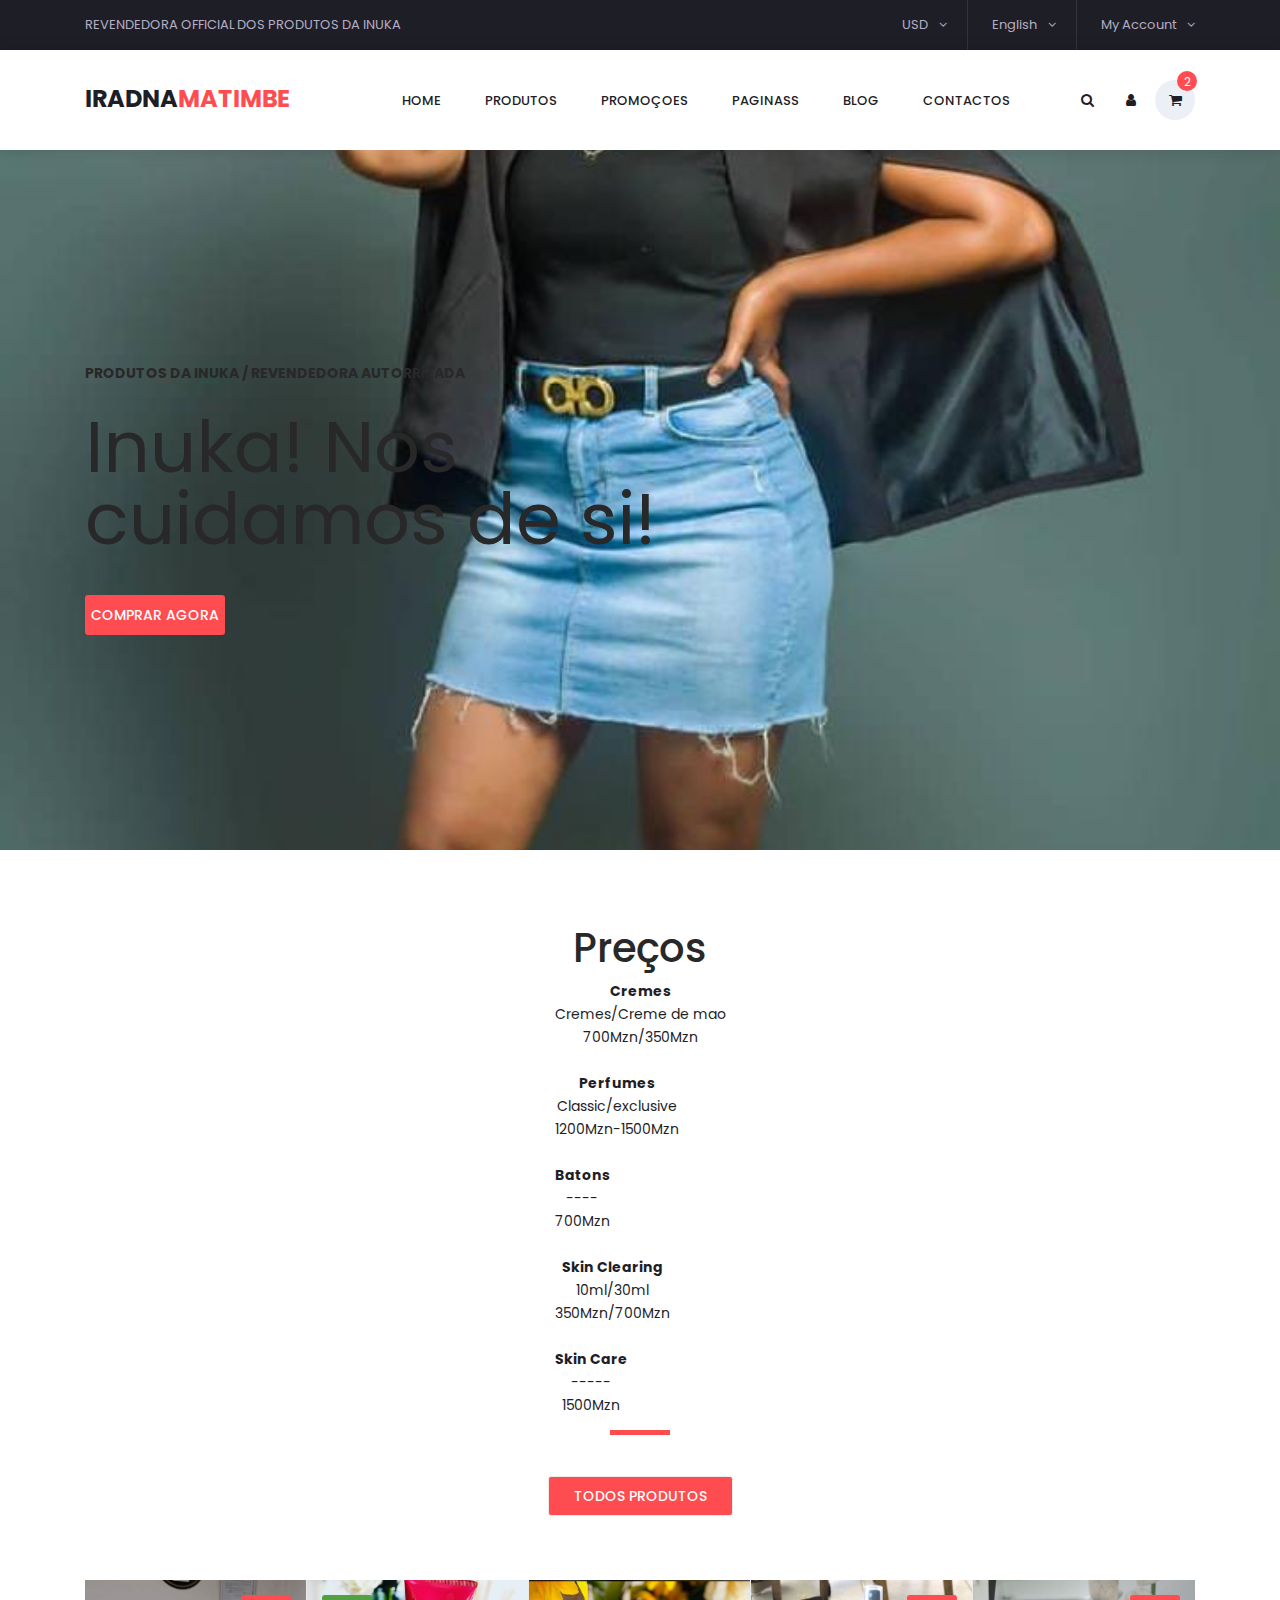
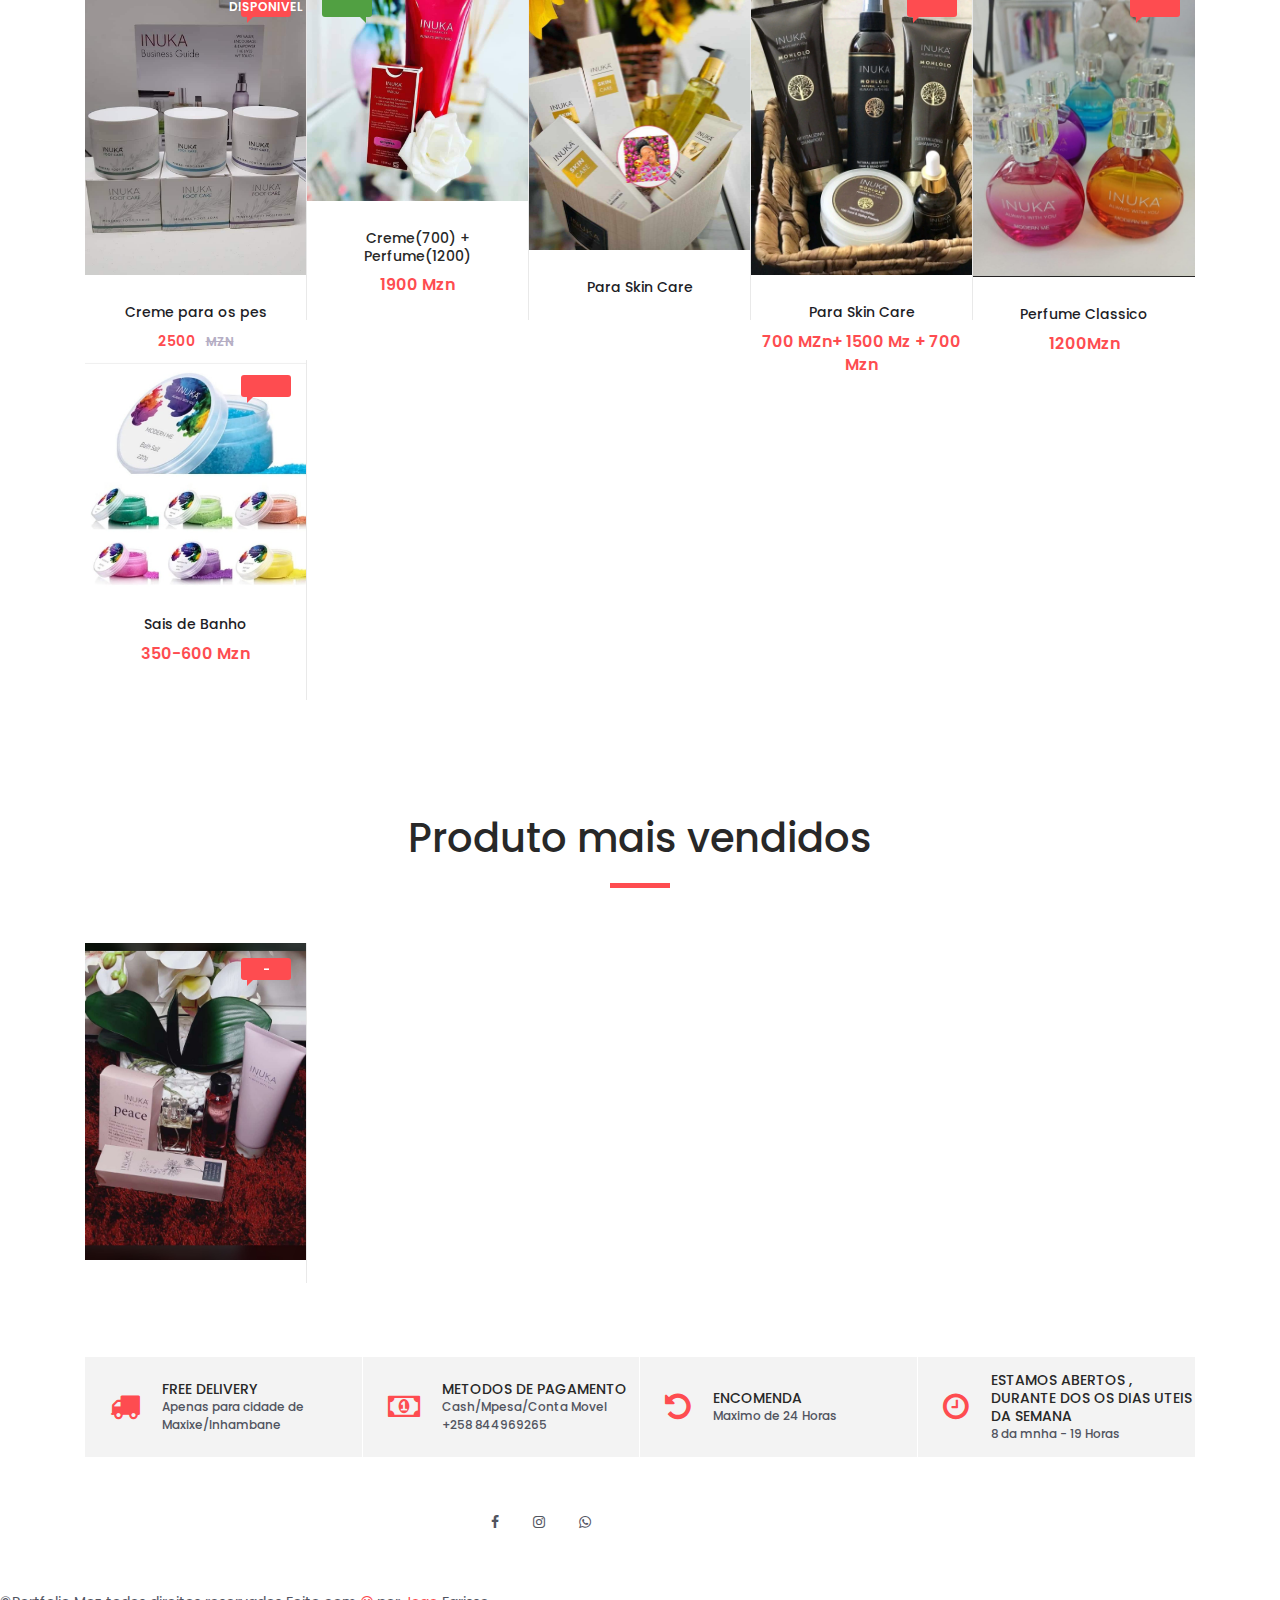
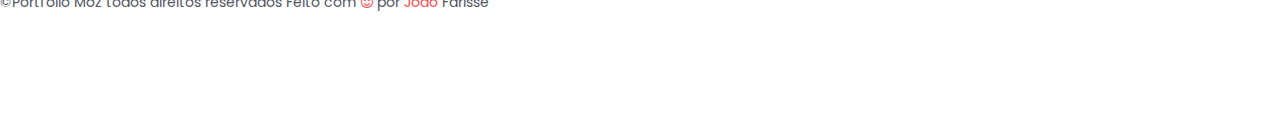
<file: index.html>
<!DOCTYPE html>
<html lang="en">
<head>
<title>Revendedora de produtos da Inuka</title>
<meta charset="utf-8">
<meta http-equiv="X-UA-Compatible" content="IE=edge">
<meta name="description" content="Colo Shop Template">
<meta name="viewport" content="width=device-width, initial-scale=1">
<link rel="stylesheet" type="text/css" href="styles/bootstrap4/bootstrap.min.css">
<link href="plugins/font-awesome-4.7.0/css/font-awesome.min.css" rel="stylesheet" type="text/css">
<link rel="stylesheet" type="text/css" href="plugins/OwlCarousel2-2.2.1/owl.carousel.css">
<link rel="stylesheet" type="text/css" href="plugins/OwlCarousel2-2.2.1/owl.theme.default.css">
<link rel="stylesheet" type="text/css" href="plugins/OwlCarousel2-2.2.1/animate.css">
<link rel="stylesheet" type="text/css" href="styles/main_styles.css">
<link rel="stylesheet" type="text/css" href="styles/responsive.css">
</head>

<body>

<div class="super_container">

	<!-- Header -->

	<header class="header trans_300">

		<!-- Top Navigation -->

		<div class="top_nav">
			<div class="container">
				<div class="row">
					<div class="col-md-6">
						<div class="top_nav_left">Revendedora Official dos produtos da Inuka</div>
					</div>
					<div class="col-md-6 text-right">
						<div class="top_nav_right">
							<ul class="top_nav_menu">

								<!-- Currency / Language / My Account -->

								<li class="currency">
									<a href="#">
										usd
										<i class="fa fa-angle-down"></i>
									</a>
									<ul class="currency_selection">
										<li><a href="#">cad</a></li>
										<li><a href="#">aud</a></li>
										<li><a href="#">eur</a></li>
										<li><a href="#">gbp</a></li>
									</ul>
								</li>
								<li class="language">
									<a href="#">
										English
										<i class="fa fa-angle-down"></i>
									</a>
									<ul class="language_selection">
										<li><a href="#">French</a></li>
										<li><a href="#">Italian</a></li>
										<li><a href="#">German</a></li>
										<li><a href="#">Spanish</a></li>
									</ul>
								</li>
								<li class="account">
									<a href="#">
										My Account
										<i class="fa fa-angle-down"></i>
									</a>
									<ul class="account_selection">
										<li><a href="#"><i class="fa fa-sign-in" aria-hidden="true"></i>Sign In</a></li>
										<li><a href="#"><i class="fa fa-user-plus" aria-hidden="true"></i>Register</a></li>
									</ul>
								</li>
							</ul>
						</div>
					</div>
				</div>
			</div>
		</div>

		<!-- Main Navigation -->

		<div class="main_nav_container">
			<div class="container">
				<div class="row">
					<div class="col-lg-12 text-right">
						<div class="logo_container">
							<a href="#">Iradna<span>Matimbe</span></a>
						</div>
						<nav class="navbar">
							<ul class="navbar_menu">
								<li><a href="#">home</a></li>
								<li><a href="#">Produtos </a></li>
								<li><a href="#">promoçoes</a></li>
								<li><a href="#">paginass</a></li>
								<li><a href="#">blog</a></li>
								<li><a href="contact.html">contactos</a></li>
							</ul>
							<ul class="navbar_user">
								<li><a href="#"><i class="fa fa-search" aria-hidden="true"></i></a></li>
								<li><a href="#"><i class="fa fa-user" aria-hidden="true"></i></a></li>
								<li class="checkout">
									<a href="#">
										<i class="fa fa-shopping-cart" aria-hidden="true"></i>
										<span id="checkout_items" class="checkout_items">2</span>
									</a>
								</li>
							</ul>
							<div class="hamburger_container">
								<i class="fa fa-bars" aria-hidden="true"></i>
							</div>
						</nav>
					</div>
				</div>
			</div>
		</div>

	</header>

	<div class="fs_menu_overlay"></div>
	<div class="hamburger_menu">
		<div class="hamburger_close"><i class="fa fa-times" aria-hidden="true"></i></div>
		<div class="hamburger_menu_content text-right">
			<ul class="menu_top_nav">
				<li class="menu_item has-children">
					<a href="#">
						usd
						<i class="fa fa-angle-down"></i>
					</a>
					<ul class="menu_selection">
						<li><a href="#">zar</a></li>
						
					</ul>
				</li>
				<li class="menu_item has-children">
					<a href="#">
						English
						<i class="fa fa-angle-down"></i>
					</a>
					<ul class="menu_selection">
						<li><a href="#">Portugues</a></li>
						<li><a href="#">Ingles</a></li>
						
					</ul>
				</li>
				<li class="menu_item has-children">
					<a href="#">
						My Account
						<i class="fa fa-angle-down"></i>
					</a>
					<ul class="menu_selection">
						<li><a href="#"><i class="fa fa-sign-in" aria-hidden="true"></i>Sign In</a></li>
						<li><a href="#"><i class="fa fa-user-plus" aria-hidden="true"></i>Register</a></li>
					</ul>
					<ul class="navbar_menu">
						<li><a href="#">home</a></li>
						<li><a href="#">Produtos </a></li>
						<li><a href="#">promoçoes</a></li>
						<li><a href="#">paginass</a></li>
						<li><a href="#">blog</a></li>
						<li><a href="contact.html">contactos</a>
						</li>
		</div>
	</div>

	<!-- Slider -->

	<div class="main_slider" style="background-image:url(images/Iradna.jpg)">
		<div class="container fill_height">
			<div class="row align-items-center fill_height">
				<div class="col">
					<div class="main_slider_content">
						<h6>Produtos da Inuka / Revendedora Autorrizada</h6>
						<h1>Inuka! Nos cuidamos de si!</h1>
						<div class="red_button shop_now_button"><a href="https://wa.link/zeykwk">Comprar agora</a></div>
					</div>
				</div>
			</div>
		</div>
	</div>

	
	<!-- New Arrivals -->

	<div class="new_arrivals">
		<div class="container">
			<div class="row">
				<div class="col text-center">
					<div class="section_title new_arrivals_title">
				<h2>Preços</h2>
				<table>
				<tr>
				<th>Cremes </th></tr><tr>
				<td>Cremes/Creme de mao</td></tr>
				<tr><td>700Mzn/350Mzn</td></tr>
				</table>

				<br>
				<table>
				<tr>
				<th>Perfumes</th></tr><tr>
				<td>Classic/exclusive</td></tr>
				<tr><td>1200Mzn-1500Mzn</td></tr>
				</table>
				<br>

				<table>
				<tr>
				<th>Batons</th></tr><tr>
				<td>----</td></tr>
				<tr><td>700Mzn</td></tr>
				</table>
					<br>
				<table>
				<tr>
				<th>Skin Clearing</th></tr><tr>
				<td>10ml/30ml</td></tr>
				<tr><td>350Mzn/700Mzn</td></tr>
				</table>
				<br>
				<table>
				<tr>
				<th>Skin Care</th></tr><tr>
				<td>-----</td></tr>
				<tr><td>1500Mzn</td></tr>
				</table>
						

					</div>
				</div>
			</div>
			<div class="row align-items-center">
				<div class="col text-center">
					<div class="new_arrivals_sorting">
						<ul class="arrivals_grid_sorting clearfix button-group filters-button-group">
							<li class="grid_sorting_button button d-flex flex-column justify-content-center align-items-center active is-checked" data-filter="*">Todos Produtos </li>
							
						</ul>
					</div>
				</div>
			</div>
			<div class="row">
				<div class="col">
					<div class="product-grid" data-isotope='{ "itemSelector": ".product-item", "layoutMode": "fitRows" }'>

						<!-- Product 1 -->

						<div class="product-item men">
							<div class="product discount product_filter">
								<div class="product_image">
									<img src="images/creme3.jpg" alt="">
								</div>
								<div class="favorite favorite_left"></div>
								<div class="product_bubble product_bubble_right product_bubble_red d-flex flex-column align-items-center"><span>Disponivel</span></div>
								<div class="product_info">
									<h6 class="product_name"><a href="single.html">Creme para os pes </a></h6>
									<div class="product_price">2500<span>MZN</span></div>
								</div>
							</div>
							<div class="red_button add_to_cart_button"><a href="#">Comprar</a></div>
						</div>

						<!-- Product 2 -->

						<div class="product-item women">
							<div class="product product_filter">
								<div class="product_image">
									<img src="images/creme1.jpg" alt="">
								</div>
								<div class="favorite"></div>
								<div class="product_bubble product_bubble_left product_bubble_green d-flex flex-column align-items-center"><span></span></div>
								<div class="product_info">
									<h6 class="product_name"><a href="single.html"></a>Creme(700) + Perfume(1200)</h6>
									<div class="product_price">1900 Mzn</div>
								</div>
							</div>
							
						</div>

						<!-- Product 3 -->

						<div class="product-item women">
							<div class="product product_filter">
								<div class="product_image">
									<img src="images/skin_care.jpg" alt="">
								</div>
								<div class="favorite"></div>
								<div class="product_info">
									<h6 class="product_name"><a href="single.html">Para Skin Care </a></h6>
									<div class="product_price"></div>
								</div>
							</div>
							<div class="red_button add_to_cart_button"><a href="#">add to cart</a></div>
						</div>
						<br>

						<!-- Product 4 -->

						<div class="product-item accessories">
							<div class="product product_filter">
								<div class="product_image">
									<img src="images/creme_clarear.jpg" alt="">
								</div>
								<div class="product_bubble product_bubble_right product_bubble_red d-flex flex-column align-items-center"><span></span></div>
								<div class="favorite favorite_left"></div>
								<div class="product_info">
									<h6 class="product_name"><a href="single.html">Para Skin Care </a></h6>
									</a></h6>
									<div class="product_price">700 MZn+ 1500 Mz + 700 Mzn</div>
								</div>
							</div>
							<div class="red_button add_to_cart_button"><a href="#">add to cart</a></div>
						</div>
						<!-- Product 5 -->

						<div class="product-item accessories">
							<div class="product product_filter">
								<div class="product_image">
									<img src="images/perfumes.jpg" alt="">
								</div>
								<div class="product_bubble product_bubble_right product_bubble_red d-flex flex-column align-items-center"><span></span></div>
								<div class="favorite favorite_left"></div>
								<div class="product_info">
									<h6 class="product_name"><a href="single.html">Perfume Classico </a></h6>
									</a></h6>
									<div class="product_price">1200Mzn</div>
								</div>
							</div>
							<div class="red_button add_to_cart_button"><a href="#">add to cart</a></div>
						</div>
<!-- Product 5 -->

<div class="product-item accessories">
	<div class="product product_filter">
		<div class="product_image">
			<img src="images/Sais de banho.jpg" alt="">
		</div>
		<div class="product_bubble product_bubble_right product_bubble_red d-flex flex-column align-items-center"><span></span></div>
		<div class="favorite favorite_left"></div>
		<div class="product_info">
			<h6 class="product_name"><a href="single.html">Sais de Banho  </a></h6>
			</a></h6>
			<div class="product_price">350-600 Mzn</div>
		</div>
	</div>
	<div class="red_button add_to_cart_button"><a href="#">add to cart</a></div>
</div>
						
		</div>
	</div>
</div>
</div>
</div>
</div>
	
	<!-- Best Sellers -->

	<div class="best_sellers">
		<div class="container">
			<div class="row">
				<div class="col text-center">
					<div class="section_title new_arrivals_title">
						<h2>Produto mais vendidos </h2>
					</div>
				</div>
			</div>
			<div class="row">
				<div class="col">
					<div class="product_slider_container">
						<div class="owl-carousel owl-theme product_slider">

							<!-- Slide 1 -->

							<div class="owl-item product_slider_item">
								<div class="product-item">
									<div class="product discount">
										<div class="product_image">
											<img src="images/perfume3.jpg" alt="">
										</div>
										<div class="favorite favorite_left"></div>
										<div class="product_bubble product_bubble_right product_bubble_red d-flex flex-column align-items-center"><span>-</span></div>
										<div class="product_info">
											<h6 class="product_name"><a href="single.html">Perfume</a></h6>
											<div class="product_price">1200.00<span>MZN</span></div>
										</div>
									</div>
								</div>
							</div>
							

							
						<!-- Slider Navigation -->

						<div class="product_slider_nav_left product_slider_nav d-flex align-items-center justify-content-center flex-column">
							<i class="fa fa-chevron-left" aria-hidden="true"></i>
						</div>
						<div class="product_slider_nav_right product_slider_nav d-flex align-items-center justify-content-center flex-column">
							<i class="fa fa-chevron-right" aria-hidden="true"></i>
						</div>
					</div>
				</div>
			</div>
		</div>
	</div>

	<!-- Benefit -->

	<div class="benefit">
		<div class="container">
			<div class="row benefit_row">
				<div class="col-lg-3 benefit_col">
					<div class="benefit_item d-flex flex-row align-items-center">
						<div class="benefit_icon"><i class="fa fa-truck" aria-hidden="true"></i></div>
						<div class="benefit_content">
							<h6>free delivery</h6>
							<p>Apenas para cidade de Maxixe/Inhambane</p>
						</div>
					</div>
				</div>
				<div class="col-lg-3 benefit_col">
					<div class="benefit_item d-flex flex-row align-items-center">
						<div class="benefit_icon"><i class="fa fa-money" aria-hidden="true"></i></div>
						<div class="benefit_content">
							<h6>Metodos de Pagamento</h6>
							<p>Cash/Mpesa/Conta Movel </p>
							<p>+258 844969265</p>

						</div>
					</div>
				</div>
				<div class="col-lg-3 benefit_col">
					<div class="benefit_item d-flex flex-row align-items-center">
						<div class="benefit_icon"><i class="fa fa-undo" aria-hidden="true"></i></div>
						<div class="benefit_content">
							<h6>Encomenda</h6>
							<p>Maximo de 24 Horas </p>
						</div>
					</div>
				</div>
				<div class="col-lg-3 benefit_col">
					<div class="benefit_item d-flex flex-row align-items-center">
						<div class="benefit_icon"><i class="fa fa-clock-o" aria-hidden="true"></i></div>
						<div class="benefit_content">
							<h6>Estamos abertos , durante dos os dias uteis da semana</h6>
							<p>8 da mnha  - 19 Horas</p>
						</div>
					</div>
				</div>
			</div>
		</div>
	</div>

	

	

	<!-- Footer -->

	<footer class="footer">
		<div class="container">
			<div class="row">
				
				</div>
				<div class="col-lg-6">
					<div class="footer_social d-flex flex-row align-items-center justify-content-lg-end justify-content-center">
						<ul>
							<li><a href="https://www.facebook.com/iradnafelix.matimbe.1"><i class="fa fa-facebook" aria-hidden="true"></i></a></li>
							<li><a href="https://www.instagram.com/irapink07/"><i class="fa fa-instagram" aria-hidden="true"></i></a></li>
							<li><a href="https://wa.link/zeykwk"><i class="fa fa-whatsapp" aria-hidden="true"></i></a></li>
							<li><a href="#"><i class="fa fa-tiktok" aria-hidden="true"></i></a></li>
						</ul>
					</div>
				</div>
			</div>
			<div class="row">
				<div class="col-lg-12">
					<div class="footer_nav_container">
						<div class="cr">©Portfolio Moz todos direitos reservados  Feito com <i class="fa fa-smile-o" aria-hidden="true"></i> por <a href="https://www.instagram.com/portfolio_moz/">Joao </a> Farisse </div>
					</div>
				</div>
			</div>
		</div>
	</footer>

</div>

<script src="js/jquery-3.2.1.min.js"></script>
<script src="styles/bootstrap4/popper.js"></script>
<script src="styles/bootstrap4/bootstrap.min.js"></script>
<script src="plugins/Isotope/isotope.pkgd.min.js"></script>
<script src="plugins/OwlCarousel2-2.2.1/owl.carousel.js"></script>
<script src="plugins/easing/easing.js"></script>
<script src="js/custom.js"></script>
</body>

</html>
</file>
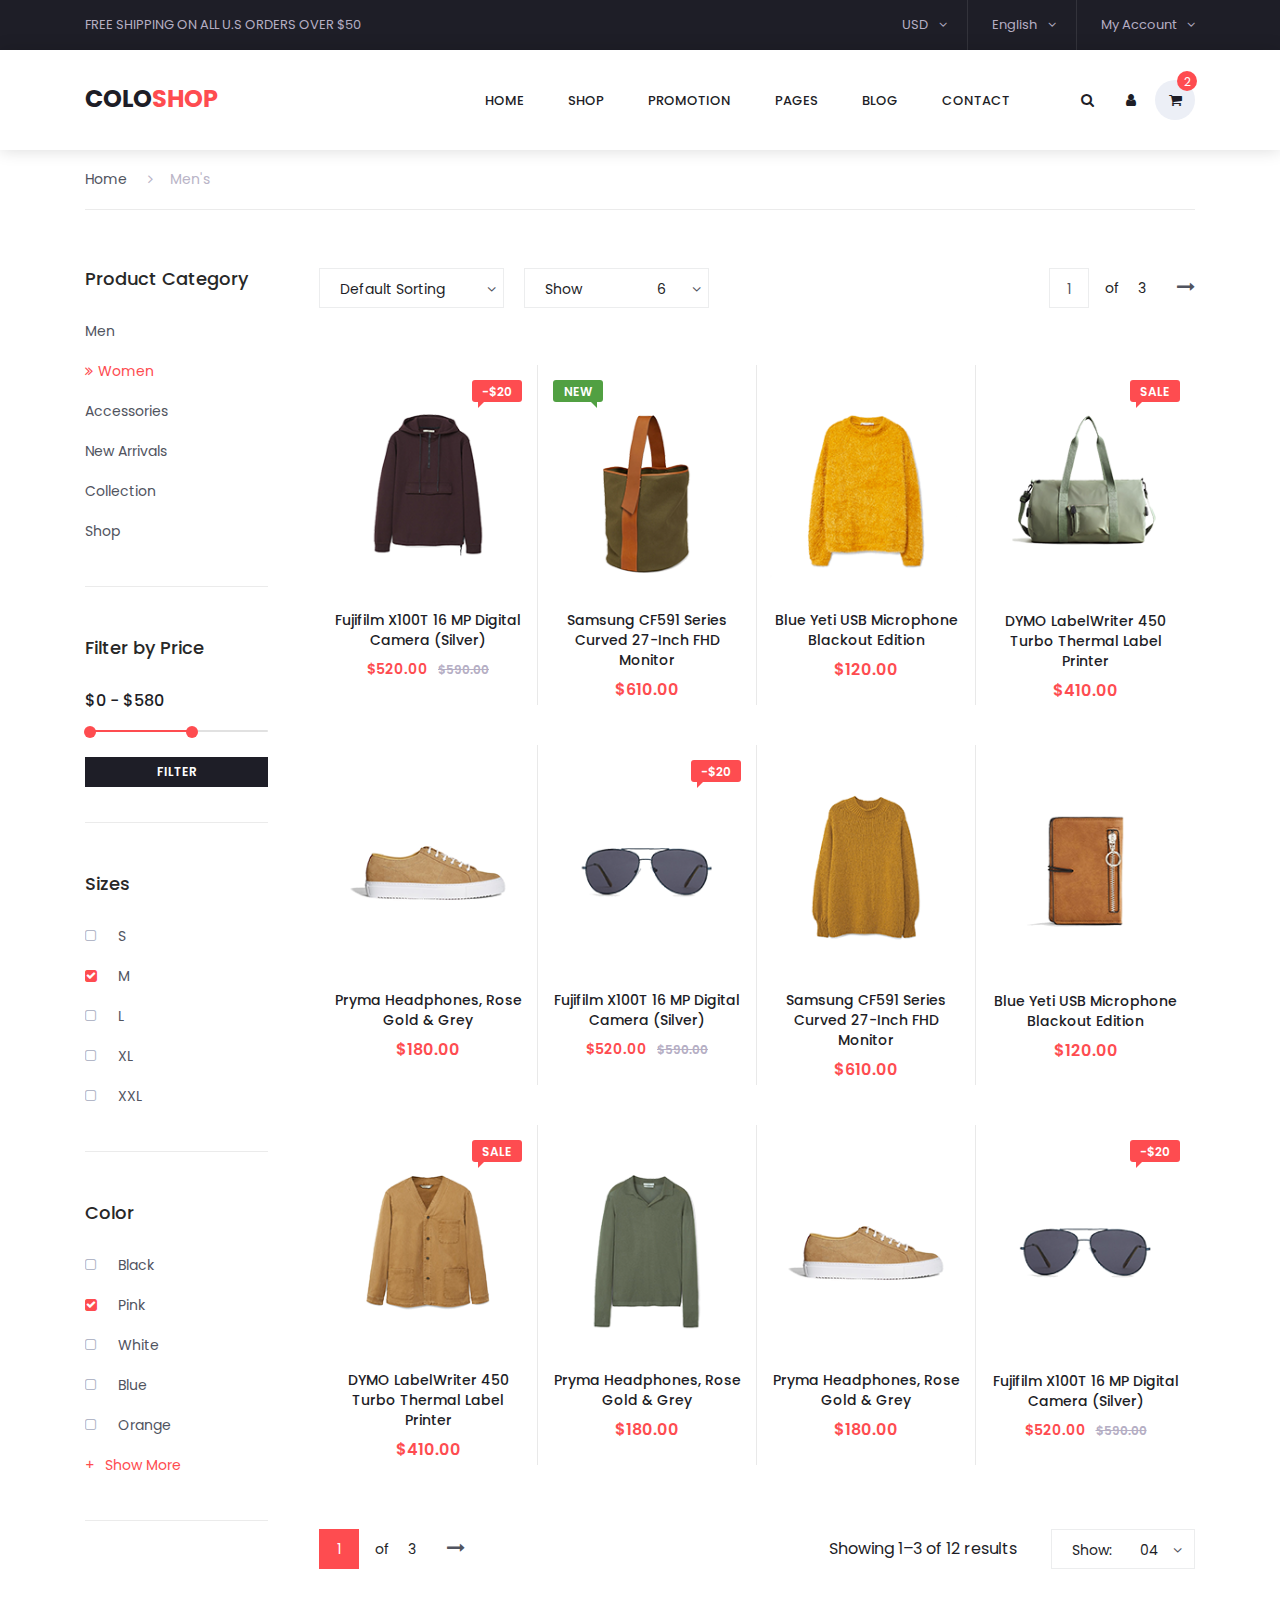
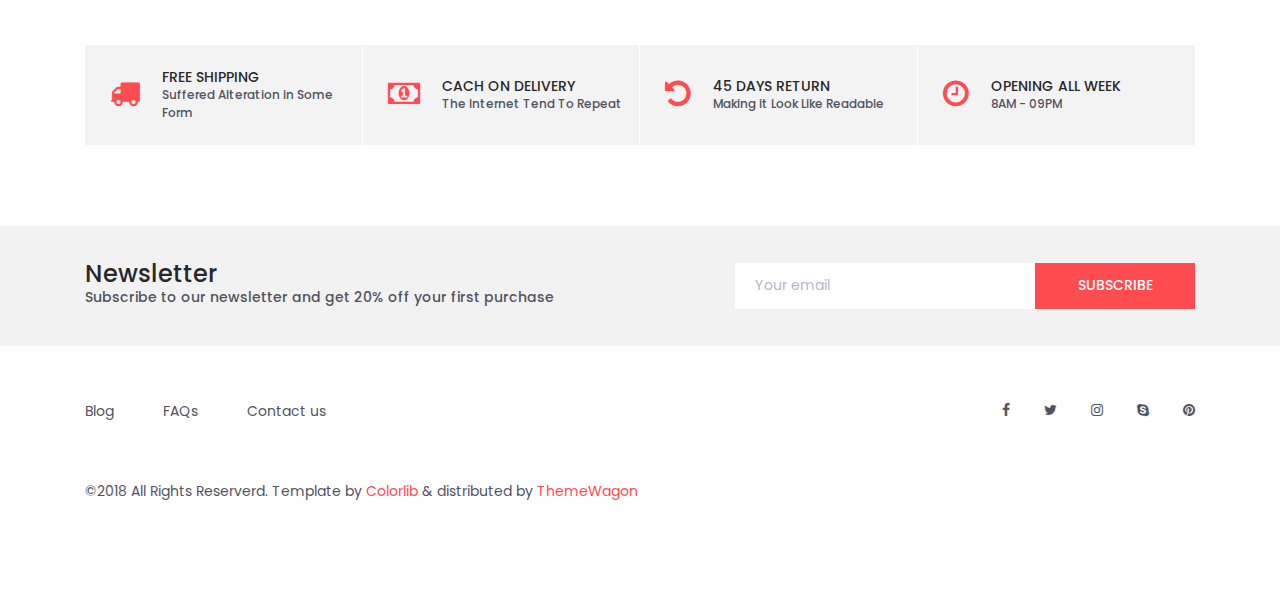
<file: categories.html>
<!DOCTYPE html>
<html lang="en">
<head>
<title>Colo Shop Categories</title>
<meta charset="utf-8">
<meta http-equiv="X-UA-Compatible" content="IE=edge">
<meta name="description" content="Colo Shop Template">
<meta name="viewport" content="width=device-width, initial-scale=1">
<link rel="stylesheet" type="text/css" href="styles/bootstrap4/bootstrap.min.css">
<link href="plugins/font-awesome-4.7.0/css/font-awesome.min.css" rel="stylesheet" type="text/css">
<link rel="stylesheet" type="text/css" href="plugins/OwlCarousel2-2.2.1/owl.carousel.css">
<link rel="stylesheet" type="text/css" href="plugins/OwlCarousel2-2.2.1/owl.theme.default.css">
<link rel="stylesheet" type="text/css" href="plugins/OwlCarousel2-2.2.1/animate.css">
<link rel="stylesheet" type="text/css" href="plugins/jquery-ui-1.12.1.custom/jquery-ui.css">
<link rel="stylesheet" type="text/css" href="styles/categories_styles.css">
<link rel="stylesheet" type="text/css" href="styles/categories_responsive.css">
</head>

<body>

<div class="super_container">

	<!-- Header -->

	<header class="header trans_300">

		<!-- Top Navigation -->

		<div class="top_nav">
			<div class="container">
				<div class="row">
					<div class="col-md-6">
						<div class="top_nav_left">free shipping on all u.s orders over $50</div>
					</div>
					<div class="col-md-6 text-right">
						<div class="top_nav_right">
							<ul class="top_nav_menu">

								<!-- Currency / Language / My Account -->

								<li class="currency">
									<a href="#">
										usd
										<i class="fa fa-angle-down"></i>
									</a>
									<ul class="currency_selection">
										<li><a href="#">cad</a></li>
										<li><a href="#">aud</a></li>
										<li><a href="#">eur</a></li>
										<li><a href="#">gbp</a></li>
									</ul>
								</li>
								<li class="language">
									<a href="#">
										English
										<i class="fa fa-angle-down"></i>
									</a>
									<ul class="language_selection">
										<li><a href="#">French</a></li>
										<li><a href="#">Italian</a></li>
										<li><a href="#">German</a></li>
										<li><a href="#">Spanish</a></li>
									</ul>
								</li>
								<li class="account">
									<a href="#">
										My Account
										<i class="fa fa-angle-down"></i>
									</a>
									<ul class="account_selection">
										<li><a href="#"><i class="fa fa-sign-in" aria-hidden="true"></i>Sign In</a></li>
										<li><a href="#"><i class="fa fa-user-plus" aria-hidden="true"></i>Register</a></li>
									</ul>
								</li>
							</ul>
						</div>
					</div>
				</div>
			</div>
		</div>

		<!-- Main Navigation -->

		<div class="main_nav_container">
			<div class="container">
				<div class="row">
					<div class="col-lg-12 text-right">
						<div class="logo_container">
							<a href="#">colo<span>shop</span></a>
						</div>
						<nav class="navbar">
							<ul class="navbar_menu">
								<li><a href="index.html">home</a></li>
								<li><a href="#">shop</a></li>
								<li><a href="#">promotion</a></li>
								<li><a href="#">pages</a></li>
								<li><a href="#">blog</a></li>
								<li><a href="contact.html">contact</a></li>
							</ul>
							<ul class="navbar_user">
								<li><a href="#"><i class="fa fa-search" aria-hidden="true"></i></a></li>
								<li><a href="#"><i class="fa fa-user" aria-hidden="true"></i></a></li>
								<li class="checkout">
									<a href="#">
										<i class="fa fa-shopping-cart" aria-hidden="true"></i>
										<span id="checkout_items" class="checkout_items">2</span>
									</a>
								</li>
							</ul>
							<div class="hamburger_container">
								<i class="fa fa-bars" aria-hidden="true"></i>
							</div>
						</nav>
					</div>
				</div>
			</div>
		</div>

	</header>

	<div class="fs_menu_overlay"></div>

	<!-- Hamburger Menu -->

	<div class="hamburger_menu">
		<div class="hamburger_close"><i class="fa fa-times" aria-hidden="true"></i></div>
		<div class="hamburger_menu_content text-right">
			<ul class="menu_top_nav">
				<li class="menu_item has-children">
					<a href="#">
						usd
						<i class="fa fa-angle-down"></i>
					</a>
					<ul class="menu_selection">
						<li><a href="#">cad</a></li>
						<li><a href="#">aud</a></li>
						<li><a href="#">eur</a></li>
						<li><a href="#">gbp</a></li>
					</ul>
				</li>
				<li class="menu_item has-children">
					<a href="#">
						English
						<i class="fa fa-angle-down"></i>
					</a>
					<ul class="menu_selection">
						<li><a href="#">French</a></li>
						<li><a href="#">Italian</a></li>
						<li><a href="#">German</a></li>
						<li><a href="#">Spanish</a></li>
					</ul>
				</li>
				<li class="menu_item has-children">
					<a href="#">
						My Account
						<i class="fa fa-angle-down"></i>
					</a>
					<ul class="menu_selection">
						<li><a href="#"><i class="fa fa-sign-in" aria-hidden="true"></i>Sign In</a></li>
						<li><a href="#"><i class="fa fa-user-plus" aria-hidden="true"></i>Register</a></li>
					</ul>
				</li>
				<li class="menu_item"><a href="#">home</a></li>
				<li class="menu_item"><a href="#">shop</a></li>
				<li class="menu_item"><a href="#">promotion</a></li>
				<li class="menu_item"><a href="#">pages</a></li>
				<li class="menu_item"><a href="#">blog</a></li>
				<li class="menu_item"><a href="#">contact</a></li>
			</ul>
		</div>
	</div>

	<div class="container product_section_container">
		<div class="row">
			<div class="col product_section clearfix">

				<!-- Breadcrumbs -->

				<div class="breadcrumbs d-flex flex-row align-items-center">
					<ul>
						<li><a href="index.html">Home</a></li>
						<li class="active"><a href="index.html"><i class="fa fa-angle-right" aria-hidden="true"></i>Men's</a></li>
					</ul>
				</div>

				<!-- Sidebar -->

				<div class="sidebar">
					<div class="sidebar_section">
						<div class="sidebar_title">
							<h5>Product Category</h5>
						</div>
						<ul class="sidebar_categories">
							<li><a href="#">Men</a></li>
							<li class="active"><a href="#"><span><i class="fa fa-angle-double-right" aria-hidden="true"></i></span>Women</a></li>
							<li><a href="#">Accessories</a></li>
							<li><a href="#">New Arrivals</a></li>
							<li><a href="#">Collection</a></li>
							<li><a href="#">Shop</a></li>
						</ul>
					</div>

					<!-- Price Range Filtering -->
					<div class="sidebar_section">
						<div class="sidebar_title">
							<h5>Filter by Price</h5>
						</div>
						<p>
							<input type="text" id="amount" readonly style="border:0; color:#f6931f; font-weight:bold;">
						</p>
						<div id="slider-range"></div>
						<div class="filter_button"><span>filter</span></div>
					</div>

					<!-- Sizes -->
					<div class="sidebar_section">
						<div class="sidebar_title">
							<h5>Sizes</h5>
						</div>
						<ul class="checkboxes">
							<li><i class="fa fa-square-o" aria-hidden="true"></i><span>S</span></li>
							<li class="active"><i class="fa fa-square" aria-hidden="true"></i><span>M</span></li>
							<li><i class="fa fa-square-o" aria-hidden="true"></i><span>L</span></li>
							<li><i class="fa fa-square-o" aria-hidden="true"></i><span>XL</span></li>
							<li><i class="fa fa-square-o" aria-hidden="true"></i><span>XXL</span></li>
						</ul>
					</div>

					<!-- Color -->
					<div class="sidebar_section">
						<div class="sidebar_title">
							<h5>Color</h5>
						</div>
						<ul class="checkboxes">
							<li><i class="fa fa-square-o" aria-hidden="true"></i><span>Black</span></li>
							<li class="active"><i class="fa fa-square" aria-hidden="true"></i><span>Pink</span></li>
							<li><i class="fa fa-square-o" aria-hidden="true"></i><span>White</span></li>
							<li><i class="fa fa-square-o" aria-hidden="true"></i><span>Blue</span></li>
							<li><i class="fa fa-square-o" aria-hidden="true"></i><span>Orange</span></li>
							<li><i class="fa fa-square-o" aria-hidden="true"></i><span>White</span></li>
							<li><i class="fa fa-square-o" aria-hidden="true"></i><span>Blue</span></li>
							<li><i class="fa fa-square-o" aria-hidden="true"></i><span>Orange</span></li>
							<li><i class="fa fa-square-o" aria-hidden="true"></i><span>White</span></li>
							<li><i class="fa fa-square-o" aria-hidden="true"></i><span>Blue</span></li>
							<li><i class="fa fa-square-o" aria-hidden="true"></i><span>Orange</span></li>
						</ul>
						<div class="show_more">
							<span><span>+</span>Show More</span>
						</div>
					</div>

				</div>

				<!-- Main Content -->

				<div class="main_content">

					<!-- Products -->

					<div class="products_iso">
						<div class="row">
							<div class="col">

								<!-- Product Sorting -->

								<div class="product_sorting_container product_sorting_container_top">
									<ul class="product_sorting">
										<li>
											<span class="type_sorting_text">Default Sorting</span>
											<i class="fa fa-angle-down"></i>
											<ul class="sorting_type">
												<li class="type_sorting_btn" data-isotope-option='{ "sortBy": "original-order" }'><span>Default Sorting</span></li>
												<li class="type_sorting_btn" data-isotope-option='{ "sortBy": "price" }'><span>Price</span></li>
												<li class="type_sorting_btn" data-isotope-option='{ "sortBy": "name" }'><span>Product Name</span></li>
											</ul>
										</li>
										<li>
											<span>Show</span>
											<span class="num_sorting_text">6</span>
											<i class="fa fa-angle-down"></i>
											<ul class="sorting_num">
												<li class="num_sorting_btn"><span>6</span></li>
												<li class="num_sorting_btn"><span>12</span></li>
												<li class="num_sorting_btn"><span>24</span></li>
											</ul>
										</li>
									</ul>
									<div class="pages d-flex flex-row align-items-center">
										<div class="page_current">
											<span>1</span>
											<ul class="page_selection">
												<li><a href="#">1</a></li>
												<li><a href="#">2</a></li>
												<li><a href="#">3</a></li>
											</ul>
										</div>
										<div class="page_total"><span>of</span> 3</div>
										<div id="next_page" class="page_next"><a href="#"><i class="fa fa-long-arrow-right" aria-hidden="true"></i></a></div>
									</div>

								</div>

								<!-- Product Grid -->

								<div class="product-grid">

									<!-- Product 1 -->

									<div class="product-item men">
										<div class="product discount product_filter">
											<div class="product_image">
												<img src="images/product_1.png" alt="">
											</div>
											<div class="favorite favorite_left"></div>
											<div class="product_bubble product_bubble_right product_bubble_red d-flex flex-column align-items-center"><span>-$20</span></div>
											<div class="product_info">
												<h6 class="product_name"><a href="single.html">Fujifilm X100T 16 MP Digital Camera (Silver)</a></h6>
												<div class="product_price">$520.00<span>$590.00</span></div>
											</div>
										</div>
										<div class="red_button add_to_cart_button"><a href="#">add to cart</a></div>
									</div>

									<!-- Product 2 -->

									<div class="product-item women">
										<div class="product product_filter">
											<div class="product_image">
												<img src="images/product_2.png" alt="">
											</div>
											<div class="favorite"></div>
											<div class="product_bubble product_bubble_left product_bubble_green d-flex flex-column align-items-center"><span>new</span></div>
											<div class="product_info">
												<h6 class="product_name"><a href="single.html">Samsung CF591 Series Curved 27-Inch FHD Monitor</a></h6>
												<div class="product_price">$610.00</div>
											</div>
										</div>
										<div class="red_button add_to_cart_button"><a href="#">add to cart</a></div>
									</div>

									<!-- Product 3 -->

									<div class="product-item women">
										<div class="product product_filter">
											<div class="product_image">
												<img src="images/product_3.png" alt="">
											</div>
											<div class="favorite"></div>
											<div class="product_info">
												<h6 class="product_name"><a href="single.html">Blue Yeti USB Microphone Blackout Edition</a></h6>
												<div class="product_price">$120.00</div>
											</div>
										</div>
										<div class="red_button add_to_cart_button"><a href="#">add to cart</a></div>
									</div>

									<!-- Product 4 -->

									<div class="product-item accessories">
										<div class="product product_filter">
											<div class="product_image">
												<img src="images/product_4.png" alt="">
											</div>
											<div class="product_bubble product_bubble_right product_bubble_red d-flex flex-column align-items-center"><span>sale</span></div>
											<div class="favorite favorite_left"></div>
											<div class="product_info">
												<h6 class="product_name"><a href="single.html">DYMO LabelWriter 450 Turbo Thermal Label Printer</a></h6>
												<div class="product_price">$410.00</div>
											</div>
										</div>
										<div class="red_button add_to_cart_button"><a href="#">add to cart</a></div>
									</div>

									<!-- Product 5 -->

									<div class="product-item women men">
										<div class="product product_filter">
											<div class="product_image">
												<img src="images/product_5.png" alt="">
											</div>
											<div class="favorite"></div>
											<div class="product_info">
												<h6 class="product_name"><a href="single.html">Pryma Headphones, Rose Gold & Grey</a></h6>
												<div class="product_price">$180.00</div>
											</div>
										</div>
										<div class="red_button add_to_cart_button"><a href="#">add to cart</a></div>
									</div>

									<!-- Product 6 -->

									<div class="product-item accessories">
										<div class="product discount product_filter">
											<div class="product_image">
												<img src="images/product_6.png" alt="">
											</div>
											<div class="favorite favorite_left"></div>
											<div class="product_bubble product_bubble_right product_bubble_red d-flex flex-column align-items-center"><span>-$20</span></div>
											<div class="product_info">
												<h6 class="product_name"><a href="single.html">Fujifilm X100T 16 MP Digital Camera (Silver)</a></h6>
												<div class="product_price">$520.00<span>$590.00</span></div>
											</div>
										</div>
										<div class="red_button add_to_cart_button"><a href="#">add to cart</a></div>
									</div>

									<!-- Product 7 -->

									<div class="product-item women">
										<div class="product product_filter">
											<div class="product_image">
												<img src="images/product_7.png" alt="">
											</div>
											<div class="favorite"></div>
											<div class="product_info">
												<h6 class="product_name"><a href="single.html">Samsung CF591 Series Curved 27-Inch FHD Monitor</a></h6>
												<div class="product_price">$610.00</div>
											</div>
										</div>
										<div class="red_button add_to_cart_button"><a href="#">add to cart</a></div>
									</div>

									<!-- Product 8 -->

									<div class="product-item accessories">
										<div class="product product_filter">
											<div class="product_image">
												<img src="images/product_8.png" alt="">
											</div>
											<div class="favorite"></div>
											<div class="product_info">
												<h6 class="product_name"><a href="single.html">Blue Yeti USB Microphone Blackout Edition</a></h6>
												<div class="product_price">$120.00</div>
											</div>
										</div>
										<div class="red_button add_to_cart_button"><a href="#">add to cart</a></div>
									</div>

									<!-- Product 9 -->

									<div class="product-item men">
										<div class="product product_filter">
											<div class="product_image">
												<img src="images/product_9.png" alt="">
											</div>
											<div class="product_bubble product_bubble_right product_bubble_red d-flex flex-column align-items-center"><span>sale</span></div>
											<div class="favorite favorite_left"></div>
											<div class="product_info">
												<h6 class="product_name"><a href="single.html">DYMO LabelWriter 450 Turbo Thermal Label Printer</a></h6>
												<div class="product_price">$410.00</div>
											</div>
										</div>
										<div class="red_button add_to_cart_button"><a href="#">add to cart</a></div>
									</div>

									<!-- Product 10 -->

									<div class="product-item men">
										<div class="product product_filter">
											<div class="product_image">
												<img src="images/product_10.png" alt="">
											</div>
											<div class="favorite"></div>
											<div class="product_info">
												<h6 class="product_name"><a href="single.html">Pryma Headphones, Rose Gold & Grey</a></h6>
												<div class="product_price">$180.00</div>
											</div>
										</div>
										<div class="red_button add_to_cart_button"><a href="#">add to cart</a></div>
									</div>

									<!-- Product 11 -->

									<div class="product-item women men">
										<div class="product product_filter">
											<div class="product_image">
												<img src="images/product_5.png" alt="">
											</div>
											<div class="favorite"></div>
											<div class="product_info">
												<h6 class="product_name"><a href="single.html">Pryma Headphones, Rose Gold & Grey</a></h6>
												<div class="product_price">$180.00</div>
											</div>
										</div>
										<div class="red_button add_to_cart_button"><a href="#">add to cart</a></div>
									</div>

									<!-- Product 12 -->

									<div class="product-item accessories">
										<div class="product discount product_filter">
											<div class="product_image">
												<img src="images/product_6.png" alt="">
											</div>
											<div class="favorite favorite_left"></div>
											<div class="product_bubble product_bubble_right product_bubble_red d-flex flex-column align-items-center"><span>-$20</span></div>
											<div class="product_info">
												<h6 class="product_name"><a href="single.html">Fujifilm X100T 16 MP Digital Camera (Silver)</a></h6>
												<div class="product_price">$520.00<span>$590.00</span></div>
											</div>
										</div>
										<div class="red_button add_to_cart_button"><a href="#">add to cart</a></div>
									</div>
								</div>

								<!-- Product Sorting -->

								<div class="product_sorting_container product_sorting_container_bottom clearfix">
									<ul class="product_sorting">
										<li>
											<span>Show:</span>
											<span class="num_sorting_text">04</span>
											<i class="fa fa-angle-down"></i>
											<ul class="sorting_num">
												<li class="num_sorting_btn"><span>01</span></li>
												<li class="num_sorting_btn"><span>02</span></li>
												<li class="num_sorting_btn"><span>03</span></li>
												<li class="num_sorting_btn"><span>04</span></li>
											</ul>
										</li>
									</ul>
									<span class="showing_results">Showing 1–3 of 12 results</span>
									<div class="pages d-flex flex-row align-items-center">
										<div class="page_current">
											<span>1</span>
											<ul class="page_selection">
												<li><a href="#">1</a></li>
												<li><a href="#">2</a></li>
												<li><a href="#">3</a></li>
											</ul>
										</div>
										<div class="page_total"><span>of</span> 3</div>
										<div id="next_page_1" class="page_next"><a href="#"><i class="fa fa-long-arrow-right" aria-hidden="true"></i></a></div>
									</div>

								</div>

							</div>
						</div>
					</div>
				</div>
			</div>
		</div>
	</div>

	<!-- Benefit -->

	<div class="benefit">
		<div class="container">
			<div class="row benefit_row">
				<div class="col-lg-3 benefit_col">
					<div class="benefit_item d-flex flex-row align-items-center">
						<div class="benefit_icon"><i class="fa fa-truck" aria-hidden="true"></i></div>
						<div class="benefit_content">
							<h6>free shipping</h6>
							<p>Suffered Alteration in Some Form</p>
						</div>
					</div>
				</div>
				<div class="col-lg-3 benefit_col">
					<div class="benefit_item d-flex flex-row align-items-center">
						<div class="benefit_icon"><i class="fa fa-money" aria-hidden="true"></i></div>
						<div class="benefit_content">
							<h6>cach on delivery</h6>
							<p>The Internet Tend To Repeat</p>
						</div>
					</div>
				</div>
				<div class="col-lg-3 benefit_col">
					<div class="benefit_item d-flex flex-row align-items-center">
						<div class="benefit_icon"><i class="fa fa-undo" aria-hidden="true"></i></div>
						<div class="benefit_content">
							<h6>45 days return</h6>
							<p>Making it Look Like Readable</p>
						</div>
					</div>
				</div>
				<div class="col-lg-3 benefit_col">
					<div class="benefit_item d-flex flex-row align-items-center">
						<div class="benefit_icon"><i class="fa fa-clock-o" aria-hidden="true"></i></div>
						<div class="benefit_content">
							<h6>opening all week</h6>
							<p>8AM - 09PM</p>
						</div>
					</div>
				</div>
			</div>
		</div>
	</div>

	<!-- Newsletter -->

	<div class="newsletter">
		<div class="container">
			<div class="row">
				<div class="col-lg-6">
					<div class="newsletter_text d-flex flex-column justify-content-center align-items-lg-start align-items-md-center text-center">
						<h4>Newsletter</h4>
						<p>Subscribe to our newsletter and get 20% off your first purchase</p>
					</div>
				</div>
				<div class="col-lg-6">
					<div class="newsletter_form d-flex flex-md-row flex-column flex-xs-column align-items-center justify-content-lg-end justify-content-center">
						<input id="newsletter_email" type="email" placeholder="Your email" required="required" data-error="Valid email is required.">
						<button id="newsletter_submit" type="submit" class="newsletter_submit_btn trans_300" value="Submit">subscribe</button>
					</div>
				</div>
			</div>
		</div>
	</div>

	<!-- Footer -->

	<footer class="footer">
		<div class="container">
			<div class="row">
				<div class="col-lg-6">
					<div class="footer_nav_container d-flex flex-sm-row flex-column align-items-center justify-content-lg-start justify-content-center text-center">
						<ul class="footer_nav">
							<li><a href="#">Blog</a></li>
							<li><a href="#">FAQs</a></li>
							<li><a href="contact.html">Contact us</a></li>
						</ul>
					</div>
				</div>
				<div class="col-lg-6">
					<div class="footer_social d-flex flex-row align-items-center justify-content-lg-end justify-content-center">
						<ul>
							<li><a href="#"><i class="fa fa-facebook" aria-hidden="true"></i></a></li>
							<li><a href="#"><i class="fa fa-twitter" aria-hidden="true"></i></a></li>
							<li><a href="#"><i class="fa fa-instagram" aria-hidden="true"></i></a></li>
							<li><a href="#"><i class="fa fa-skype" aria-hidden="true"></i></a></li>
							<li><a href="#"><i class="fa fa-pinterest" aria-hidden="true"></i></a></li>
						</ul>
					</div>
				</div>
			</div>
			<div class="row">
				<div class="col-lg-12">
					<div class="footer_nav_container">
						<div class="cr">©2018 All Rights Reserverd. Template by <a href="#">Colorlib</a> &amp; distributed by <a href="https://themewagon.com">ThemeWagon</a></div>
					</div>
				</div>
			</div>
		</div>
	</footer>

</div>

<script src="js/jquery-3.2.1.min.js"></script>
<script src="styles/bootstrap4/popper.js"></script>
<script src="styles/bootstrap4/bootstrap.min.js"></script>
<script src="plugins/Isotope/isotope.pkgd.min.js"></script>
<script src="plugins/OwlCarousel2-2.2.1/owl.carousel.js"></script>
<script src="plugins/easing/easing.js"></script>
<script src="plugins/jquery-ui-1.12.1.custom/jquery-ui.js"></script>
<script src="js/categories_custom.js"></script>
</body>

</html>
</file>
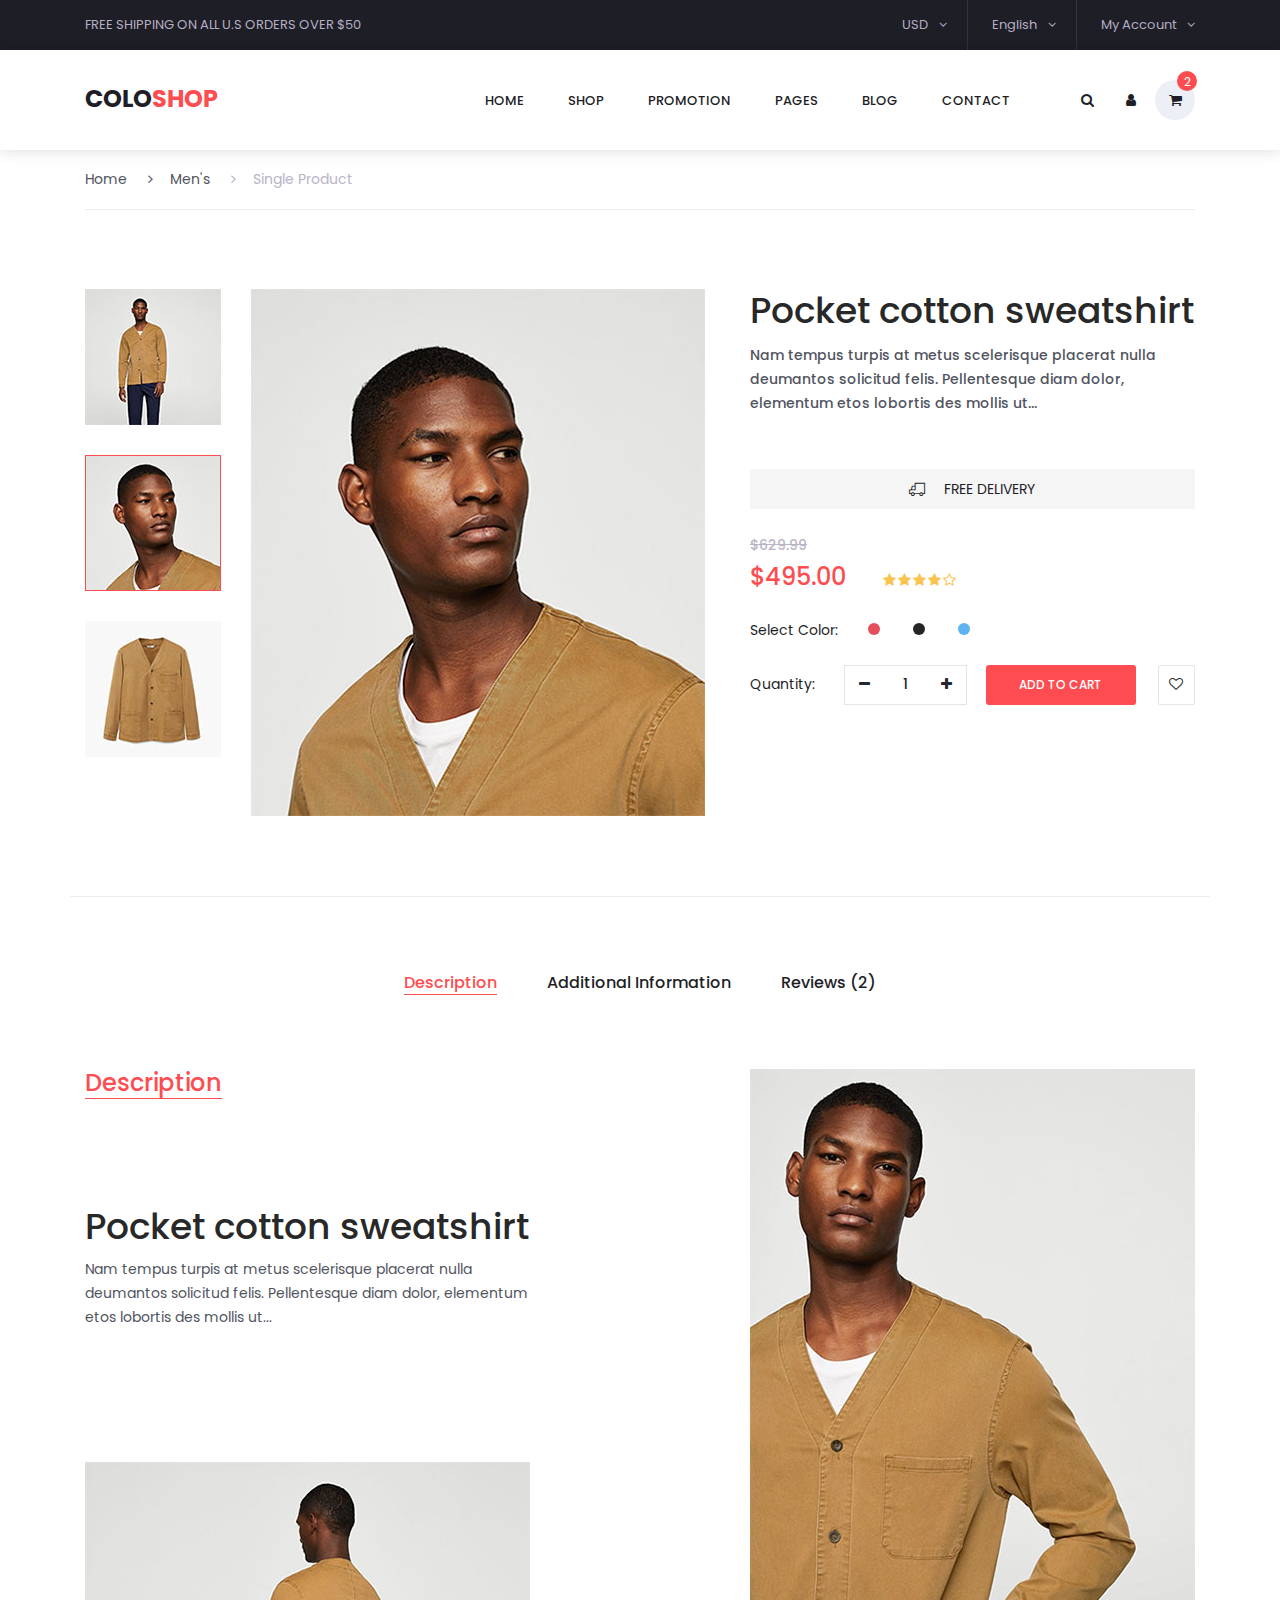
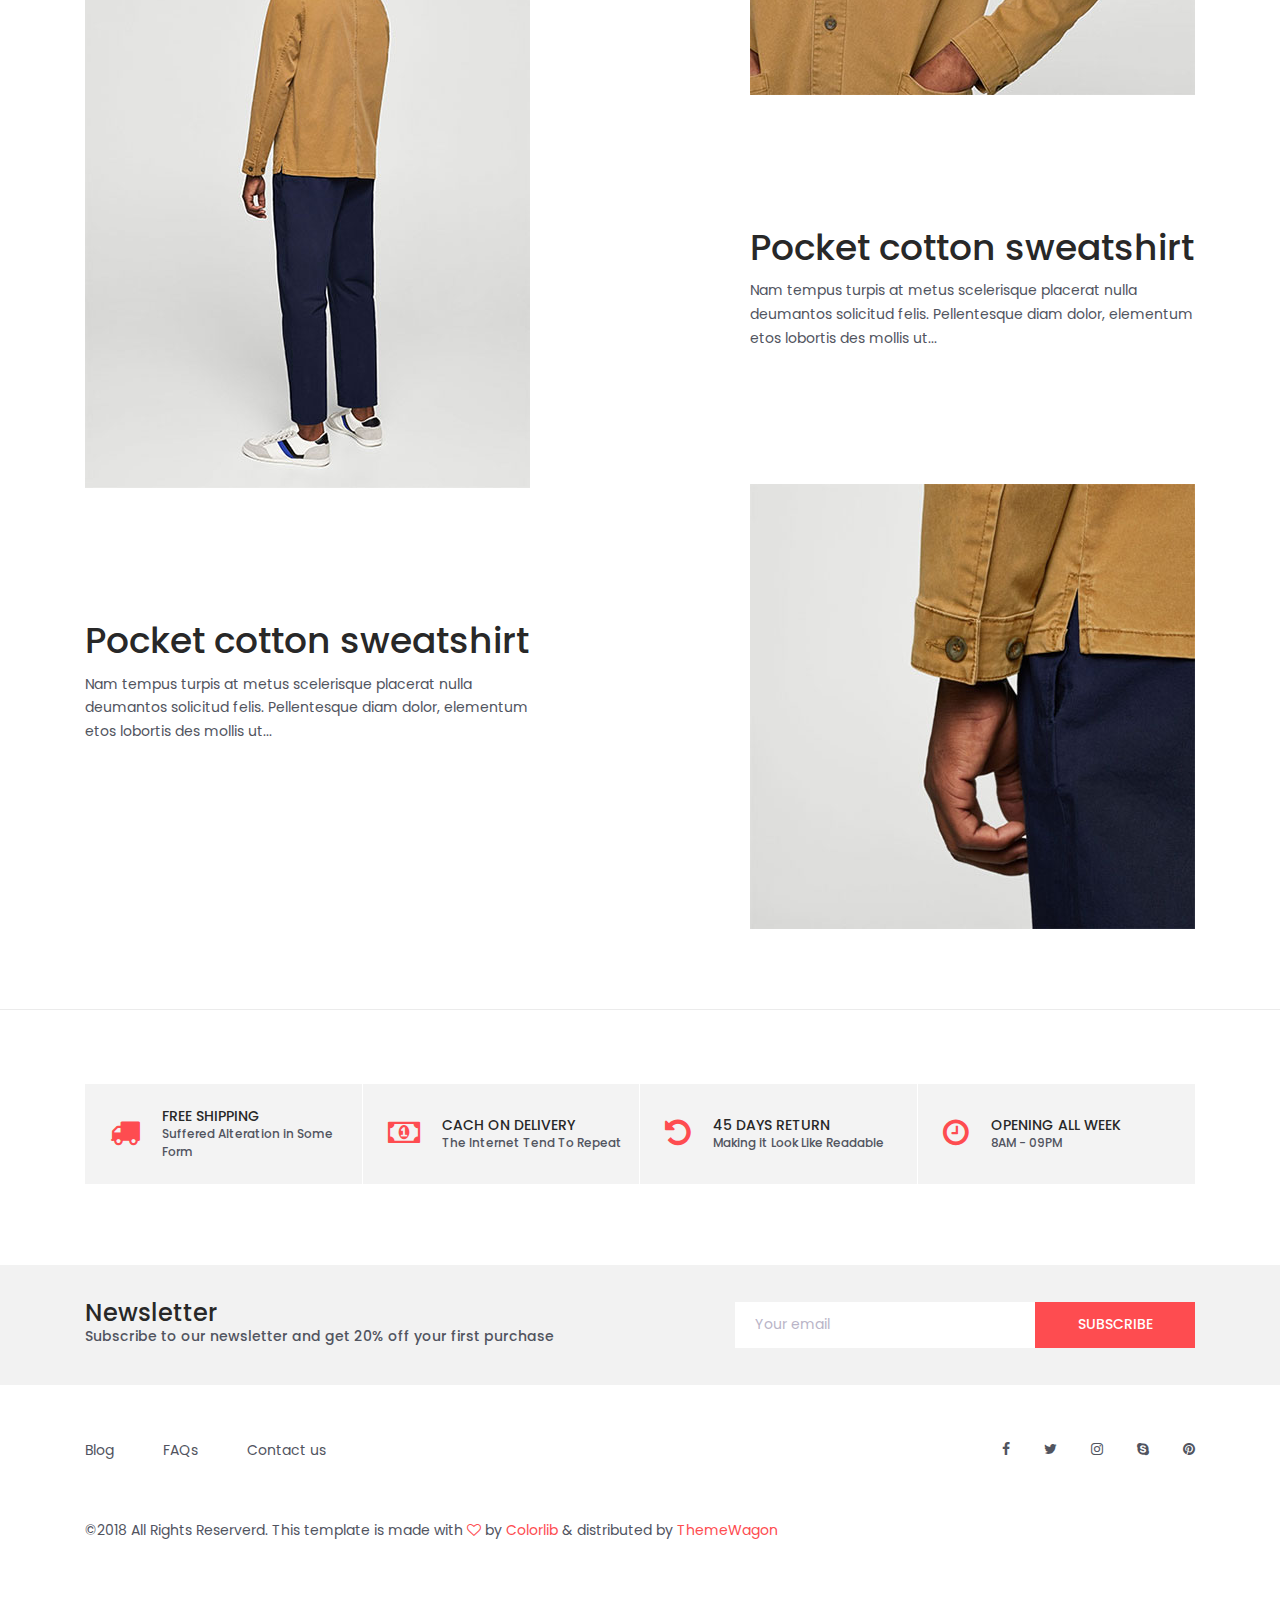
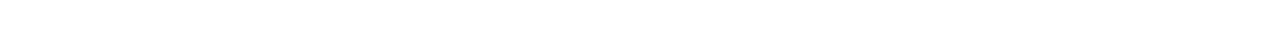
<file: single.html>
<!DOCTYPE html>
<html lang="en">
<head>
<title>Single Product</title>
<meta charset="utf-8">
<meta http-equiv="X-UA-Compatible" content="IE=edge">
<meta name="description" content="Colo Shop Template">
<meta name="viewport" content="width=device-width, initial-scale=1">
<link rel="stylesheet" type="text/css" href="styles/bootstrap4/bootstrap.min.css">
<link href="plugins/font-awesome-4.7.0/css/font-awesome.min.css" rel="stylesheet" type="text/css">
<link rel="stylesheet" type="text/css" href="plugins/OwlCarousel2-2.2.1/owl.carousel.css">
<link rel="stylesheet" type="text/css" href="plugins/OwlCarousel2-2.2.1/owl.theme.default.css">
<link rel="stylesheet" type="text/css" href="plugins/OwlCarousel2-2.2.1/animate.css">
<link rel="stylesheet" href="plugins/themify-icons/themify-icons.css">
<link rel="stylesheet" type="text/css" href="plugins/jquery-ui-1.12.1.custom/jquery-ui.css">
<link rel="stylesheet" type="text/css" href="styles/single_styles.css">
<link rel="stylesheet" type="text/css" href="styles/single_responsive.css">
</head>

<body>

<div class="super_container">

	<!-- Header -->

	<header class="header trans_300">

		<!-- Top Navigation -->

		<div class="top_nav">
			<div class="container">
				<div class="row">
					<div class="col-md-6">
						<div class="top_nav_left">free shipping on all u.s orders over $50</div>
					</div>
					<div class="col-md-6 text-right">
						<div class="top_nav_right">
							<ul class="top_nav_menu">

								<!-- Currency / Language / My Account -->

								<li class="currency">
									<a href="#">
										usd
										<i class="fa fa-angle-down"></i>
									</a>
									<ul class="currency_selection">
										<li><a href="#">cad</a></li>
										<li><a href="#">aud</a></li>
										<li><a href="#">eur</a></li>
										<li><a href="#">gbp</a></li>
									</ul>
								</li>
								<li class="language">
									<a href="#">
										English
										<i class="fa fa-angle-down"></i>
									</a>
									<ul class="language_selection">
										<li><a href="#">French</a></li>
										<li><a href="#">Italian</a></li>
										<li><a href="#">German</a></li>
										<li><a href="#">Spanish</a></li>
									</ul>
								</li>
								<li class="account">
									<a href="#">
										My Account
										<i class="fa fa-angle-down"></i>
									</a>
									<ul class="account_selection">
										<li><a href="#"><i class="fa fa-sign-in" aria-hidden="true"></i>Sign In</a></li>
										<li><a href="#"><i class="fa fa-user-plus" aria-hidden="true"></i>Register</a></li>
									</ul>
								</li>
							</ul>
						</div>
					</div>
				</div>
			</div>
		</div>

		<!-- Main Navigation -->

		<div class="main_nav_container">
			<div class="container">
				<div class="row">
					<div class="col-lg-12 text-right">
						<div class="logo_container">
							<a href="#">colo<span>shop</span></a>
						</div>
						<nav class="navbar">
							<ul class="navbar_menu">
								<li><a href="index.html">home</a></li>
								<li><a href="#">shop</a></li>
								<li><a href="#">promotion</a></li>
								<li><a href="#">pages</a></li>
								<li><a href="#">blog</a></li>
								<li><a href="contact.html">contact</a></li>
							</ul>
							<ul class="navbar_user">
								<li><a href="#"><i class="fa fa-search" aria-hidden="true"></i></a></li>
								<li><a href="#"><i class="fa fa-user" aria-hidden="true"></i></a></li>
								<li class="checkout">
									<a href="#">
										<i class="fa fa-shopping-cart" aria-hidden="true"></i>
										<span id="checkout_items" class="checkout_items">2</span>
									</a>
								</li>
							</ul>
							<div class="hamburger_container">
								<i class="fa fa-bars" aria-hidden="true"></i>
							</div>
						</nav>
					</div>
				</div>
			</div>
		</div>

	</header>

	<div class="fs_menu_overlay"></div>

	<!-- Hamburger Menu -->

	<div class="hamburger_menu">
		<div class="hamburger_close"><i class="fa fa-times" aria-hidden="true"></i></div>
		<div class="hamburger_menu_content text-right">
			<ul class="menu_top_nav">
				<li class="menu_item has-children">
					<a href="#">
						usd
						<i class="fa fa-angle-down"></i>
					</a>
					<ul class="menu_selection">
						<li><a href="#">cad</a></li>
						<li><a href="#">aud</a></li>
						<li><a href="#">eur</a></li>
						<li><a href="#">gbp</a></li>
					</ul>
				</li>
				<li class="menu_item has-children">
					<a href="#">
						English
						<i class="fa fa-angle-down"></i>
					</a>
					<ul class="menu_selection">
						<li><a href="#">French</a></li>
						<li><a href="#">Italian</a></li>
						<li><a href="#">German</a></li>
						<li><a href="#">Spanish</a></li>
					</ul>
				</li>
				<li class="menu_item has-children">
					<a href="#">
						My Account
						<i class="fa fa-angle-down"></i>
					</a>
					<ul class="menu_selection">
						<li><a href="#"><i class="fa fa-sign-in" aria-hidden="true"></i>Sign In</a></li>
						<li><a href="#"><i class="fa fa-user-plus" aria-hidden="true"></i>Register</a></li>
					</ul>
				</li>
				<li class="menu_item"><a href="#">home</a></li>
				<li class="menu_item"><a href="#">shop</a></li>
				<li class="menu_item"><a href="#">promotion</a></li>
				<li class="menu_item"><a href="#">pages</a></li>
				<li class="menu_item"><a href="#">blog</a></li>
				<li class="menu_item"><a href="#">contact</a></li>
			</ul>
		</div>
	</div>

	<div class="container single_product_container">
		<div class="row">
			<div class="col">

				<!-- Breadcrumbs -->

				<div class="breadcrumbs d-flex flex-row align-items-center">
					<ul>
						<li><a href="index.html">Home</a></li>
						<li><a href="categories.html"><i class="fa fa-angle-right" aria-hidden="true"></i>Men's</a></li>
						<li class="active"><a href="#"><i class="fa fa-angle-right" aria-hidden="true"></i>Single Product</a></li>
					</ul>
				</div>

			</div>
		</div>

		<div class="row">
			<div class="col-lg-7">
				<div class="single_product_pics">
					<div class="row">
						<div class="col-lg-3 thumbnails_col order-lg-1 order-2">
							<div class="single_product_thumbnails">
								<ul>
									<li><img src="images/single_1_thumb.jpg" alt="" data-image="images/single_1.jpg"></li>
									<li class="active"><img src="images/single_2_thumb.jpg" alt="" data-image="images/single_2.jpg"></li>
									<li><img src="images/single_3_thumb.jpg" alt="" data-image="images/single_3.jpg"></li>
								</ul>
							</div>
						</div>
						<div class="col-lg-9 image_col order-lg-2 order-1">
							<div class="single_product_image">
								<div class="single_product_image_background" style="background-image:url(images/single_2.jpg)"></div>
							</div>
						</div>
					</div>
				</div>
			</div>
			<div class="col-lg-5">
				<div class="product_details">
					<div class="product_details_title">
						<h2>Pocket cotton sweatshirt</h2>
						<p>Nam tempus turpis at metus scelerisque placerat nulla deumantos solicitud felis. Pellentesque diam dolor, elementum etos lobortis des mollis ut...</p>
					</div>
					<div class="free_delivery d-flex flex-row align-items-center justify-content-center">
						<span class="ti-truck"></span><span>free delivery</span>
					</div>
					<div class="original_price">$629.99</div>
					<div class="product_price">$495.00</div>
					<ul class="star_rating">
						<li><i class="fa fa-star" aria-hidden="true"></i></li>
						<li><i class="fa fa-star" aria-hidden="true"></i></li>
						<li><i class="fa fa-star" aria-hidden="true"></i></li>
						<li><i class="fa fa-star" aria-hidden="true"></i></li>
						<li><i class="fa fa-star-o" aria-hidden="true"></i></li>
					</ul>
					<div class="product_color">
						<span>Select Color:</span>
						<ul>
							<li style="background: #e54e5d"></li>
							<li style="background: #252525"></li>
							<li style="background: #60b3f3"></li>
						</ul>
					</div>
					<div class="quantity d-flex flex-column flex-sm-row align-items-sm-center">
						<span>Quantity:</span>
						<div class="quantity_selector">
							<span class="minus"><i class="fa fa-minus" aria-hidden="true"></i></span>
							<span id="quantity_value">1</span>
							<span class="plus"><i class="fa fa-plus" aria-hidden="true"></i></span>
						</div>
						<div class="red_button add_to_cart_button"><a href="#">add to cart</a></div>
						<div class="product_favorite d-flex flex-column align-items-center justify-content-center"></div>
					</div>
				</div>
			</div>
		</div>

	</div>

	<!-- Tabs -->

	<div class="tabs_section_container">

		<div class="container">
			<div class="row">
				<div class="col">
					<div class="tabs_container">
						<ul class="tabs d-flex flex-sm-row flex-column align-items-left align-items-md-center justify-content-center">
							<li class="tab active" data-active-tab="tab_1"><span>Description</span></li>
							<li class="tab" data-active-tab="tab_2"><span>Additional Information</span></li>
							<li class="tab" data-active-tab="tab_3"><span>Reviews (2)</span></li>
						</ul>
					</div>
				</div>
			</div>
			<div class="row">
				<div class="col">

					<!-- Tab Description -->

					<div id="tab_1" class="tab_container active">
						<div class="row">
							<div class="col-lg-5 desc_col">
								<div class="tab_title">
									<h4>Description</h4>
								</div>
								<div class="tab_text_block">
									<h2>Pocket cotton sweatshirt</h2>
									<p>Nam tempus turpis at metus scelerisque placerat nulla deumantos solicitud felis. Pellentesque diam dolor, elementum etos lobortis des mollis ut...</p>
								</div>
								<div class="tab_image">
									<img src="images/desc_1.jpg" alt="">
								</div>
								<div class="tab_text_block">
									<h2>Pocket cotton sweatshirt</h2>
									<p>Nam tempus turpis at metus scelerisque placerat nulla deumantos solicitud felis. Pellentesque diam dolor, elementum etos lobortis des mollis ut...</p>
								</div>
							</div>
							<div class="col-lg-5 offset-lg-2 desc_col">
								<div class="tab_image">
									<img src="images/desc_2.jpg" alt="">
								</div>
								<div class="tab_text_block">
									<h2>Pocket cotton sweatshirt</h2>
									<p>Nam tempus turpis at metus scelerisque placerat nulla deumantos solicitud felis. Pellentesque diam dolor, elementum etos lobortis des mollis ut...</p>
								</div>
								<div class="tab_image desc_last">
									<img src="images/desc_3.jpg" alt="">
								</div>
							</div>
						</div>
					</div>

					<!-- Tab Additional Info -->

					<div id="tab_2" class="tab_container">
						<div class="row">
							<div class="col additional_info_col">
								<div class="tab_title additional_info_title">
									<h4>Additional Information</h4>
								</div>
								<p>COLOR:<span>Gold, Red</span></p>
								<p>SIZE:<span>L,M,XL</span></p>
							</div>
						</div>
					</div>

					<!-- Tab Reviews -->

					<div id="tab_3" class="tab_container">
						<div class="row">

							<!-- User Reviews -->

							<div class="col-lg-6 reviews_col">
								<div class="tab_title reviews_title">
									<h4>Reviews (2)</h4>
								</div>

								<!-- User Review -->

								<div class="user_review_container d-flex flex-column flex-sm-row">
									<div class="user">
										<div class="user_pic"></div>
										<div class="user_rating">
											<ul class="star_rating">
												<li><i class="fa fa-star" aria-hidden="true"></i></li>
												<li><i class="fa fa-star" aria-hidden="true"></i></li>
												<li><i class="fa fa-star" aria-hidden="true"></i></li>
												<li><i class="fa fa-star" aria-hidden="true"></i></li>
												<li><i class="fa fa-star-o" aria-hidden="true"></i></li>
											</ul>
										</div>
									</div>
									<div class="review">
										<div class="review_date">27 Aug 2016</div>
										<div class="user_name">Brandon William</div>
										<p>Lorem ipsum dolor sit amet, consectetur adipisicing elit, sed do eiusmod tempor incididunt ut labore et dolore magna aliqua.</p>
									</div>
								</div>

								<!-- User Review -->

								<div class="user_review_container d-flex flex-column flex-sm-row">
									<div class="user">
										<div class="user_pic"></div>
										<div class="user_rating">
											<ul class="star_rating">
												<li><i class="fa fa-star" aria-hidden="true"></i></li>
												<li><i class="fa fa-star" aria-hidden="true"></i></li>
												<li><i class="fa fa-star" aria-hidden="true"></i></li>
												<li><i class="fa fa-star" aria-hidden="true"></i></li>
												<li><i class="fa fa-star-o" aria-hidden="true"></i></li>
											</ul>
										</div>
									</div>
									<div class="review">
										<div class="review_date">27 Aug 2016</div>
										<div class="user_name">Brandon William</div>
										<p>Lorem ipsum dolor sit amet, consectetur adipisicing elit, sed do eiusmod tempor incididunt ut labore et dolore magna aliqua.</p>
									</div>
								</div>
							</div>

							<!-- Add Review -->

							<div class="col-lg-6 add_review_col">

								<div class="add_review">
									<form id="review_form" action="post">
										<div>
											<h1>Add Review</h1>
											<input id="review_name" class="form_input input_name" type="text" name="name" placeholder="Name*" required="required" data-error="Name is required.">
											<input id="review_email" class="form_input input_email" type="email" name="email" placeholder="Email*" required="required" data-error="Valid email is required.">
										</div>
										<div>
											<h1>Your Rating:</h1>
											<ul class="user_star_rating">
												<li><i class="fa fa-star" aria-hidden="true"></i></li>
												<li><i class="fa fa-star" aria-hidden="true"></i></li>
												<li><i class="fa fa-star" aria-hidden="true"></i></li>
												<li><i class="fa fa-star" aria-hidden="true"></i></li>
												<li><i class="fa fa-star-o" aria-hidden="true"></i></li>
											</ul>
											<textarea id="review_message" class="input_review" name="message"  placeholder="Your Review" rows="4" required data-error="Please, leave us a review."></textarea>
										</div>
										<div class="text-left text-sm-right">
											<button id="review_submit" type="submit" class="red_button review_submit_btn trans_300" value="Submit">submit</button>
										</div>
									</form>
								</div>

							</div>

						</div>
					</div>

				</div>
			</div>
		</div>

	</div>

	<!-- Benefit -->

	<div class="benefit">
		<div class="container">
			<div class="row benefit_row">
				<div class="col-lg-3 benefit_col">
					<div class="benefit_item d-flex flex-row align-items-center">
						<div class="benefit_icon"><i class="fa fa-truck" aria-hidden="true"></i></div>
						<div class="benefit_content">
							<h6>free shipping</h6>
							<p>Suffered Alteration in Some Form</p>
						</div>
					</div>
				</div>
				<div class="col-lg-3 benefit_col">
					<div class="benefit_item d-flex flex-row align-items-center">
						<div class="benefit_icon"><i class="fa fa-money" aria-hidden="true"></i></div>
						<div class="benefit_content">
							<h6>cach on delivery</h6>
							<p>The Internet Tend To Repeat</p>
						</div>
					</div>
				</div>
				<div class="col-lg-3 benefit_col">
					<div class="benefit_item d-flex flex-row align-items-center">
						<div class="benefit_icon"><i class="fa fa-undo" aria-hidden="true"></i></div>
						<div class="benefit_content">
							<h6>45 days return</h6>
							<p>Making it Look Like Readable</p>
						</div>
					</div>
				</div>
				<div class="col-lg-3 benefit_col">
					<div class="benefit_item d-flex flex-row align-items-center">
						<div class="benefit_icon"><i class="fa fa-clock-o" aria-hidden="true"></i></div>
						<div class="benefit_content">
							<h6>opening all week</h6>
							<p>8AM - 09PM</p>
						</div>
					</div>
				</div>
			</div>
		</div>
	</div>

	<!-- Newsletter -->

	<div class="newsletter">
		<div class="container">
			<div class="row">
				<div class="col-lg-6">
					<div class="newsletter_text d-flex flex-column justify-content-center align-items-lg-start align-items-md-center text-center">
						<h4>Newsletter</h4>
						<p>Subscribe to our newsletter and get 20% off your first purchase</p>
					</div>
				</div>
				<div class="col-lg-6">
					<form action="post">
						<div class="newsletter_form d-flex flex-md-row flex-column flex-xs-column align-items-center justify-content-lg-end justify-content-center">
							<input id="newsletter_email" type="email" placeholder="Your email" required="required" data-error="Valid email is required.">
							<button id="newsletter_submit" type="submit" class="newsletter_submit_btn trans_300" value="Submit">subscribe</button>
						</div>
					</form>
				</div>
			</div>
		</div>
	</div>

	<!-- Footer -->

	<footer class="footer">
		<div class="container">
			<div class="row">
				<div class="col-lg-6">
					<div class="footer_nav_container d-flex flex-sm-row flex-column align-items-center justify-content-lg-start justify-content-center text-center">
						<ul class="footer_nav">
							<li><a href="#">Blog</a></li>
							<li><a href="#">FAQs</a></li>
							<li><a href="contact.html">Contact us</a></li>
						</ul>
					</div>
				</div>
				<div class="col-lg-6">
					<div class="footer_social d-flex flex-row align-items-center justify-content-lg-end justify-content-center">
						<ul>
							<li><a href="#"><i class="fa fa-facebook" aria-hidden="true"></i></a></li>
							<li><a href="#"><i class="fa fa-twitter" aria-hidden="true"></i></a></li>
							<li><a href="#"><i class="fa fa-instagram" aria-hidden="true"></i></a></li>
							<li><a href="#"><i class="fa fa-skype" aria-hidden="true"></i></a></li>
							<li><a href="#"><i class="fa fa-pinterest" aria-hidden="true"></i></a></li>
						</ul>
					</div>
				</div>
			</div>
			<div class="row">
				<div class="col-lg-12">
					<div class="footer_nav_container">
						<div class="cr">©2018 All Rights Reserverd. This template is made with <i class="fa fa-heart-o" aria-hidden="true"></i> by <a href="#">Colorlib</a> &amp; distributed by <a href="https://themewagon.com">ThemeWagon</a></div>
					</div>
				</div>
			</div>
		</div>
	</footer>

</div>

<script src="js/jquery-3.2.1.min.js"></script>
<script src="styles/bootstrap4/popper.js"></script>
<script src="styles/bootstrap4/bootstrap.min.js"></script>
<script src="plugins/Isotope/isotope.pkgd.min.js"></script>
<script src="plugins/OwlCarousel2-2.2.1/owl.carousel.js"></script>
<script src="plugins/easing/easing.js"></script>
<script src="plugins/jquery-ui-1.12.1.custom/jquery-ui.js"></script>
<script src="js/single_custom.js"></script>
</body>

</html>
</file>
<file: styles/main_styles.css>
@charset "utf-8";
/* CSS Document */

/******************************

COLOR PALETTE




[Table of Contents]

1. Fonts
2. Body and some general stuff
3. Home
	3.1 Currency
	3.2 Language
	3.3 Account
	3.4 Main Navigation
	3.5 Hamburger Menu
	3.6 Logo
	3.7 Main Slider
4. Banner
5. New Arrivals
	5.1 New Arrivals Sorting
	5.2 New Arrivals Products Grid
6. Deal of the week
7. Best Sellers
	7.1 Slider Nav
8. Benefit
9. Blogs
10. Newsletter
11. Footer



******************************/

/***********
1. Fonts
***********/

@import url('https://fonts.googleapis.com/css?family=Poppins:400,500,600,700,900');

/*********************************
2. Body and some general stuff
*********************************/

*
{
	margin: 0;
	padding: 0;
}
body
{
	font-family: 'Poppins', sans-serif;
	font-size: 14px;
	line-height: 23px;
	font-weight: 400;
	background: #FFFFFF;
	color: #1e1e27;
}
div
{
	display: block;
	position: relative;
	-webkit-box-sizing: border-box;
    -moz-box-sizing: border-box;
    box-sizing: border-box;
}
ul
{
	list-style: none;
	margin-bottom: 0px;
}
p
{
	font-family: 'Poppins', sans-serif;
	font-size: 14px;
	line-height: 1.7;
	font-weight: 500;
	color: #989898;
	-webkit-font-smoothing: antialiased;
	-webkit-text-shadow: rgba(0,0,0,.01) 0 0 1px;
	text-shadow: rgba(0,0,0,.01) 0 0 1px;
}
p a
{
	display: inline;
	position: relative;
	color: inherit;
	border-bottom: solid 2px #fde0db;
	-webkit-transition: all 200ms ease;
	-moz-transition: all 200ms ease;
	-ms-transition: all 200ms ease;
	-o-transition: all 200ms ease;
	transition: all 200ms ease;
}
a, a:hover, a:visited, a:active, a:link
{
	text-decoration: none;
	-webkit-font-smoothing: antialiased;
	-webkit-text-shadow: rgba(0,0,0,.01) 0 0 1px;
	text-shadow: rgba(0,0,0,.01) 0 0 1px;
}
p a:active
{
	position: relative;
	color: #FF6347;
}
p a:hover
{
	color: #FF6347;
	background: #fde0db;
}
p a:hover::after
{
	opacity: 0.2;
}
::selection
{
	background: #fde0db;
	color: #FF6347;
}
p::selection
{
	background: #fde0db;
}
h1{font-size: 72px;}
h2{font-size: 40px;}
h3{font-size: 28px;}
h4{font-size: 24px;}
h5{font-size: 16px;}
h6{font-size: 14px;}
h1, h2, h3, h4, h5, h6
{
	color: #282828;
	-webkit-font-smoothing: antialiased;
	-webkit-text-shadow: rgba(0,0,0,.01) 0 0 1px;
	text-shadow: rgba(0,0,0,.01) 0 0 1px;
}
h1::selection,
h2::selection,
h3::selection,
h4::selection,
h5::selection,
h6::selection
{

}
::-webkit-input-placeholder
{
	font-size: 16px !important;
	font-weight: 500;
	color: #777777 !important;
}
:-moz-placeholder /* older Firefox*/
{
	font-size: 16px !important;
	font-weight: 500;
	color: #777777 !important;
}
::-moz-placeholder /* Firefox 19+ */
{
	font-size: 16px !important;
	font-weight: 500;
	color: #777777 !important;
}
:-ms-input-placeholder
{
	font-size: 16px !important;
	font-weight: 500;
	color: #777777 !important;
}
::input-placeholder
{
	font-size: 16px !important;
	font-weight: 500;
	color: #777777 !important;
}
.form-control
{
	color: #db5246;
}
section
{
	display: block;
	position: relative;
	box-sizing: border-box;
}
.clear
{
	clear: both;
}
.clearfix::before, .clearfix::after
{
	content: "";
	display: table;
}
.clearfix::after
{
	clear: both;
}
.clearfix
{
	zoom: 1;
}
.float_left
{
	float: left;
}
.float_right
{
	float: right;
}
.trans_200
{
	-webkit-transition: all 200ms ease;
	-moz-transition: all 200ms ease;
	-ms-transition: all 200ms ease;
	-o-transition: all 200ms ease;
	transition: all 200ms ease;
}
.trans_300
{
	-webkit-transition: all 300ms ease;
	-moz-transition: all 300ms ease;
	-ms-transition: all 300ms ease;
	-o-transition: all 300ms ease;
	transition: all 300ms ease;
}
.trans_400
{
	-webkit-transition: all 400ms ease;
	-moz-transition: all 400ms ease;
	-ms-transition: all 400ms ease;
	-o-transition: all 400ms ease;
	transition: all 400ms ease;
}
.trans_500
{
	-webkit-transition: all 500ms ease;
	-moz-transition: all 500ms ease;
	-ms-transition: all 500ms ease;
	-o-transition: all 500ms ease;
	transition: all 500ms ease;
}
.fill_height
{
	height: 100%;
}
.super_container
{
	width: 100%;
	overflow: hidden;
}

/*********************************
3. Home
*********************************/

.header
{
	position: fixed;
	top: 0;
	left: 0;
	width: 100%;
	background: #FFFFFF;
	z-index: 10;
}
.top_nav
{
	width: 100%;
	height: 50px;
	background: #1e1e27;
}
.top_nav_left
{
	height: 50px;
	line-height: 50px;
	font-size: 13px;
	color: #b5aec4;
	text-transform: uppercase;
}

/*********************************
3.1 Currency
*********************************/

.currency
{
	display: inline-block;
	position: relative;
	min-width: 50px;
	border-right: solid 1px #33333b;
	padding-right: 20px;
	padding-left: 20px;
	text-align: center;
	vertical-align: middle;
	background: #1e1e27;
}
.currency > a
{
	display: block;
	color: #b5aec4;
	font-weight: 400;
	height: 50px;
	line-height: 50px;
	font-size: 13px;
	text-transform: uppercase;
}
.currency > a > i
{
	margin-left: 8px;
}
.currency:hover .currency_selection
{
	visibility: visible;
	opacity: 1;
	top: 100%;
}
.currency_selection
{
	display: block;
	position: absolute;
	right: 0;
	top: 120%;
	margin: 0;
	width: 100%;
	background: #FFFFFF;
	visibility: hidden;
	opacity: 0;
	z-index: 1;
	box-shadow: 0 0 25px rgba(63, 78, 100, 0.15);
	-webkit-transition: opacity 0.3s ease;
	-moz-transition: opacity 0.3s ease;
	-ms-transition: opacity 0.3s ease;
	-o-transition: opacity 0.3s ease;
	transition: all 0.3s ease;
}
.currency_selection li
{
	padding-left: 10px;
	padding-right: 10px;
	line-height: 50px;
}
.currency_selection li a
{
	display: block;
	color: #232530;
	border-bottom: solid 1px #dddddd;
	font-size: 13px;
	text-transform: uppercase;
	-webkit-transition: opacity 0.3s ease;
	-moz-transition: opacity 0.3s ease;
	-ms-transition: opacity 0.3s ease;
	-o-transition: opacity 0.3s ease;
	transition: all 0.3s ease;
}
.currency_selection li a:hover
{
	color: #b5aec4;
}
.currency_selection li:last-child a
{
	border-bottom: none;
}

/*********************************
3.2 Language
*********************************/

.language
{
	display: inline-block;
	position: relative;
	min-width: 50px;
	border-right: solid 1px #33333b;
	padding-right: 20px;
	padding-left: 20px;
	text-align: center;
	vertical-align: middle;
	background: #1e1e27;
}
.language > a
{
	display: block;
	color: #b5aec4;
	font-weight: 400;
	height: 50px;
	line-height: 50px;
	font-size: 13px;
}
.language > a > i
{
	margin-left: 8px;
}
.language:hover .language_selection
{
	visibility: visible;
	opacity: 1;
	top: 100%;
}
.language_selection
{
	display: block;
	position: absolute;
	right: 0;
	top: 120%;
	margin: 0;
	width: 100%;
	background: #FFFFFF;
	visibility: hidden;
	opacity: 0;
	z-index: 1;
	box-shadow: 0 0 25px rgba(63, 78, 100, 0.15);
	-webkit-transition: opacity 0.3s ease;
	-moz-transition: opacity 0.3s ease;
	-ms-transition: opacity 0.3s ease;
	-o-transition: opacity 0.3s ease;
	transition: all 0.3s ease;
}
.language_selection li
{
	padding-left: 10px;
	padding-right: 10px;
	line-height: 50px;
}
.language_selection li a
{
	display: block;
	color: #232530;
	border-bottom: solid 1px #dddddd;
	font-size: 13px;
	-webkit-transition: opacity 0.3s ease;
	-moz-transition: opacity 0.3s ease;
	-ms-transition: opacity 0.3s ease;
	-o-transition: opacity 0.3s ease;
	transition: all 0.3s ease;
}
.language_selection li a:hover
{
	color: #b5aec4;
}
.language_selection li:last-child a
{
	border-bottom: none;
}

/*********************************
3.3 Account
*********************************/

.account
{
	display: inline-block;
	position: relative;
	min-width: 50px;
	padding-left: 20px;
	text-align: center;
	vertical-align: middle;
	background: #1e1e27;
}
.account > a
{
	display: block;
	color: #b5aec4;
	font-weight: 400;
	height: 50px;
	line-height: 50px;
	font-size: 13px;
}
.account > a > i
{
	margin-left: 8px;
}
.account:hover .account_selection
{
	visibility: visible;
	opacity: 1;
	top: 100%;
}
.account_selection
{
	display: block;
	position: absolute;
	right: 0;
	top: 120%;
	margin: 0;
	width: 100%;
	background: #FFFFFF;
	visibility: hidden;
	opacity: 0;
	z-index: 1;
	box-shadow: 0 0 25px rgba(63, 78, 100, 0.15);
	-webkit-transition: opacity 0.3s ease;
	-moz-transition: opacity 0.3s ease;
	-ms-transition: opacity 0.3s ease;
	-o-transition: opacity 0.3s ease;
	transition: all 0.3s ease;
}
.account_selection li
{
	padding-left: 10px;
	padding-right: 10px;
	line-height: 50px;
}
.account_selection li a
{
	display: block;
	color: #232530;
	border-bottom: solid 1px #dddddd;
	font-size: 14px;
	-webkit-transition: all 0.3s ease;
	-moz-transition: all 0.3s ease;
	-ms-transition: all 0.3s ease;
	-o-transition: all 0.3s ease;
	transition: all 0.3s ease;
}
.account_selection li a:hover
{
	color: #b5aec4;
}
.account_selection li:last-child a
{
	border-bottom: none;
}
.account_selection li a i
{
	margin-right: 10px;
}

/*********************************
3.4 Main Navigation
*********************************/

.main_nav_container
{
	width: 100%;
	background: #FFFFFF;
	box-shadow: 0 0 16px rgba(0, 0, 0, 0.15);
}
.navbar
{
	width: auto;
	height: 100px;
	float: right;
	padding-left: 0px;
	padding-right: 0px;
}
.navbar_menu li
{
	display: inline-block;
}
.navbar_menu li a
{
	display: block;
	color: #1e1e27;
	font-size: 13px;
	font-weight: 500;
	text-transform: uppercase;
	padding: 20px;
	-webkit-transition: color 0.3s ease;
	-moz-transition: color 0.3s ease;
	-ms-transition: color 0.3s ease;
	-o-transition: color 0.3s ease;
	transition: color 0.3s ease;
}
.navbar_menu li a:hover
{
	color: #b5aec4;
}
.navbar_user
{
	margin-left: 37px;
}
.navbar_user li
{
	display: inline-block;
	text-align: center;
}
.navbar_user li a
{
	display: -webkit-box;
	display: -moz-box;
	display: -ms-flexbox;
	display: -webkit-flex;
	display: flex;
	flex-direction: column;
	justify-content: center;
	align-items: center;
	position: relative;
	width: 40px;
	height: 40px;
	color: #1e1e27;
	-webkit-transition: color 0.3s ease;
	-moz-transition: color 0.3s ease;
	-ms-transition: color 0.3s ease;
	-o-transition: color 0.3s ease;
	transition: color 0.3s ease;
}
.navbar_user li a:hover
{
	color: #b5aec4;
}
.checkout a
{
	background: #eceff6;
	border-radius: 50%;
}
.checkout_items
{
	display: -webkit-box;
	display: -moz-box;
	display: -ms-flexbox;
	display: -webkit-flex;
	display: flex;
	flex-direction: column;
	justify-content: center;
	align-items: center;
	position: absolute;
	top: -9px;
	left: 22px;
	width: 20px;
	height: 20px;
	border-radius: 50%;
	background: #fe4c50;
	font-size: 12px;
	color: #FFFFFF;
}

/*********************************
3.5 Hamburger Menu
*********************************/

.hamburger_container
{
	display: none;
	margin-left: 40px;
}
.hamburger_container i
{
	font-size: 24px;
	color: #1e1e27;
	-webkit-transition: all 300ms ease;
	-moz-transition: all 300ms ease;
	-ms-transition: all 300ms ease;
	-o-transition: all 300ms ease;
	transition: all 300ms ease;
}
.hamburger_container:hover i
{
	color: #b5aec4;
}
.hamburger_menu
{
	position: fixed;
	top: 0;
	right: -400px;
	width: 400px;
	height: 100vh;
	background: rgba(255,255,255,0.95);
	z-index: 10;
	-webkit-transition: all 300ms ease;
	-moz-transition: all 300ms ease;
	-ms-transition: all 300ms ease;
	-o-transition: all 300ms ease;
	transition: all 300ms ease;
}
.hamburger_menu.active
{
	right: 0;
}
.fs_menu_overlay
{
	position: fixed;
	top: 0;
	left: 0;
	width: 100vw;
	height: 100vh;
	z-index: 9;
	background: rgba(255,255,255,0);
	pointer-events: none;
	-webkit-transition: all 200ms ease;
	-moz-transition: all 200ms ease;
	-ms-transition: all 200ms ease;
	-o-transition: all 200ms ease;
	transition: all 200ms ease;
}
.hamburger_close
{
	position: absolute;
	top: 26px;
	right: 10px;
	padding: 10px;
	z-index: 1;
}
.hamburger_close i
{
	font-size: 24px;
	color: #1e1e27;
	-webkit-transition: all 300ms ease;
	-moz-transition: all 300ms ease;
	-ms-transition: all 300ms ease;
	-o-transition: all 300ms ease;
	transition: all 300ms ease;
}
.hamburger_close:hover i
{
	color: #b5aec4;
}
.hamburger_menu_content
{
	padding-top: 100px;
	width: 100%;
	height: 100%;
	padding-right: 20px;
}
.menu_item
{
	display: block;
	position: relative;
	border-bottom: solid 1px #b5aec4;
	vertical-align: middle;
}
.menu_item > a
{
	display: block;
	color: #1e1e27;
	font-weight: 500;
	height: 50px;
	line-height: 50px;
	font-size: 14px;
	text-transform: uppercase;
}
.menu_item > a:hover
{
	color: #b5aec4;
}
.menu_item > a > i
{
	margin-left: 8px;
}
.menu_item.active .menu_selection
{
	display: block;
	visibility: visible;
	opacity: 1;
}
.menu_selection
{
	margin: 0;
	width: 100%;
	max-height: 0;
	overflow: hidden;
	z-index: 1;
	-webkit-transition: all 0.3s ease;
	-moz-transition: all 0.3s ease;
	-ms-transition: all 0.3s ease;
	-o-transition: all 0.3s ease;
	transition: all 0.3s ease;
}
.menu_selection li
{
	padding-left: 10px;
	padding-right: 10px;
	line-height: 50px;
}
.menu_selection li a
{
	display: block;
	color: #232530;
	border-bottom: solid 1px #dddddd;
	font-size: 13px;
	text-transform: uppercase;
	-webkit-transition: opacity 0.3s ease;
	-moz-transition: opacity 0.3s ease;
	-ms-transition: opacity 0.3s ease;
	-o-transition: opacity 0.3s ease;
	transition: all 0.3s ease;
}
.menu_selection li a:hover
{
	color: #b5aec4;
}
.menu_selection li:last-child a
{
	border-bottom: none;
}

/*********************************
3.6 Logo
*********************************/

.logo_container
{
	position: absolute;
	top: 50%;
	-webkit-transform: translateY(-50%);
	-moz-transform: translateY(-50%);
	-ms-transform: translateY(-50%);
	-o-transform: translateY(-50%);
	transform: translateY(-50%);
	left: 15px;
}
.logo_container a
{
	font-size: 24px;
	color: #1e1e27;
	font-weight: 700;
	text-transform: uppercase;
}
.logo_container a span
{
	color: #fe4c50;
}

/*********************************
3.7 Main Slider
*********************************/

.main_slider
{
	width: 100%;
	height: 700px;
	background-repeat: no-repeat;
	background-size: cover;
	background-position: center center;
	margin-top: 150px;
}
.main_slider_content
{
	width: 60%;
}
.main_slider_content h6
{
	font-weight: 700;
	text-transform: uppercase;
	margin-bottom: 29px;
}
.main_slider_content h1
{
	font-weight: 400;
	line-height: 1;
}
.red_button
{
	display: -webkit-inline-box;
	display: -moz-inline-box;
	display: -ms-inline-flexbox;
	display: -webkit-inline-flex;
	display: inline-flex;
	flex-direction: column;
	justify-content: center;
	align-items: center;
	width: auto;
	height: 40px;
	background: #fe4c50;
	border-radius: 3px;
	-webkit-transition: all 0.3s ease;
	-moz-transition: all 0.3s ease;
	-ms-transition: all 0.3s ease;
	-o-transition: all 0.3s ease;
	transition: all 0.3s ease;
}
.red_button:hover
{
	background: #FE7C7F !important;
}
.red_button a
{
	display: block;
	color: #FFFFFF;
	text-transform: uppercase;
	font-size: 14px;
	font-weight: 500;
	text-align: center;
	line-height: 40px;
	width: 100%;
}
.shop_now_button
{
	width: 140px;
	margin-top: 32px;
}

/*********************************
4. Banner
*********************************/

.banner
{
	width: 100%;
	margin-top: 30px;
}
.banner_item
{
	display: -webkit-box;
	display: -moz-box;
	display: -ms-flexbox;
	display: -webkit-flex;
	display: flex;
	flex-direction: column;
	justify-content: center;
	align-items: center;
	height: 265px;
	background-repeat: no-repeat;
	background-size: cover;
	background-position: center center;
}
.banner_category
{
	height: 50px;
	background: #FFFFFF;
	min-width: 180px;
	padding-left: 25px;
	padding-right: 25px;
}
.banner_category a
{
	display: block;
	color: #1e1e27;
	text-transform: uppercase;
	font-size: 22px;
	font-weight: 600;
	text-align: center;
	line-height: 50px;
	width: 100%;
	-webkit-transition: color 0.3s ease;
	-moz-transition: color 0.3s ease;
	-ms-transition: color 0.3s ease;
	-o-transition: color 0.3s ease;
	transition: color 0.3s ease;
}
.banner_category a:hover
{
	color: #b5aec4;
}

/*********************************
5. New Arrivals
*********************************/

.new_arrivals
{
	width: 100%;
}
.new_arrivals_title
{
	margin-top: 74px;
}

/*********************************
5.1 New Arrivals Sorting
*********************************/

.new_arrivals_sorting
{
	display: inline-block;
	border-radius: 3px;
	margin-top: 59px;
	overflow: visible;
}
.grid_sorting_button
{
	height: 40px;
	min-width: 102px;
	padding-left: 25px;
	padding-right: 25px;
	cursor: pointer;
	border: solid 1px #ebebeb;
	font-size: 14px;
	font-weight: 500;
	text-transform: uppercase;
	background: #FFFFFF;
	border-radius: 3px;
	margin: 0;
	float: left;
	margin-left: -1px;
}
.grid_sorting_button:first-child
{
	margin-left: 0px;
}
.grid_sorting_button:last-child
{

}
.grid_sorting_button.active:hover
{
	background: #FE7C7F !important;
}
.grid_sorting_button.active
{
	color: #FFFFFF;
	background: #fe4c50;
}

/*********************************
5.2 New Arrivals Products Grid
*********************************/

.product-grid
{
	width: 100%;
	margin-top: 57px;
}
.product-item
{
	width: 20%;
	height: 380px;
	cursor: pointer;
}
.product-item::after
{
	display: block;
	position: absolute;
	top: 0;
	left: -1px;
	width: calc(100% + 1px);
	height: 100%;
	pointer-events: none;
	content: '';
	border: solid 2px rgba(235,235,235,0);
	border-radius: 3px;
	-webkit-transition: all 0.3s ease;
	-moz-transition: all 0.3s ease;
	-ms-transition: all 0.3s ease;
	-o-transition: all 0.3s ease;
	transition: all 0.3s ease;
}
.product-item:hover::after
{
	box-shadow: 0 25px 29px rgba(63, 78, 100, 0.15);
	border: solid 2px rgba(235,235,235,1);
}
.product
{
	width: 100%;
	height: 340px;
	border-right: solid 1px #e9e9e9;
}
.product_image
{
	width: 100%;
}
.product_image img
{
	width: 100%;
}
.product_info
{
	text-align: center;
	padding-left: 10px;
	padding-right: 10px;
}
.product_name
{
	margin-top: 27px;
}
.product_name a
{
	color: #1e1e27;
	line-height: 20px;
}
.product_name:hover a
{
	color: #b5aec4;
}
.discount .product_info .product_price
{
	font-size: 14px;
}
.product_price
{
	font-size: 16px;
	color: #fe4c50;
	font-weight: 600;
}
.product_price span
{
	font-size: 12px;
	margin-left: 10px;
	color: #b5aec4;
	text-decoration: line-through;
}
.product_bubble
{
	position: absolute;
	top: 15px;
	width: 50px;
	height: 22px;
	border-radius: 3px;
	text-transform: uppercase;
}
.product_bubble span
{
	font-size: 12px;
	font-weight: 600;
	color: #FFFFFF;
}
.product_bubble_right::after
{
	content: ' ';
	position: absolute;
	width: 0;
	height: 0;
	left: 6px;
	right: auto;
	top: auto;
	bottom: -6px;
	border: 6px solid;
}
.product_bubble_left::after
{
	content: ' ';
	position: absolute;
	width: 0;
	height: 0;
	left: auto;
	right: 6px;
	bottom: -6px;
	border: 6px solid;
}
.product_bubble_red::after
{
	border-color: transparent transparent transparent #fe4c50;
}
.product_bubble_left::after
{
	border-color: #51a042 #51a042 transparent transparent;
}
.product_bubble_red
{
	background: #fe4c50;
}
.product_bubble_green
{
	background: #51a042;
}
.product_bubble_left
{
	left: 15px;
}
.product_bubble_right
{
	right: 15px;
}
.add_to_cart_button
{
	width: 100%;
	visibility: hidden;
	opacity: 0;
	-webkit-transition: all 0.3s ease;
	-moz-transition: all 0.3s ease;
	-ms-transition: all 0.3s ease;
	-o-transition: all 0.3s ease;
	transition: all 0.3s ease;
}
.add_to_cart_button a
{
	font-size: 12px;
	font-weight: 600;
}
.product-item:hover .add_to_cart_button
{
	visibility: visible;
	opacity: 1;
}
.favorite
{
	position: absolute;
	top: 15px;
	right: 15px;
	color: #b9b4c7;
	width: 17px;
	height: 17px;
	visibility: hidden;
	opacity: 0;
}
.favorite_left
{
	left: 15px;
}
.favorite.active
{
	visibility: visible;
	opacity: 1;
}
.product-item:hover .favorite
{
	visibility: visible;
	opacity: 1;
}
.favorite.active::after
{
	font-family: 'FontAwesome';
	content:'\f004';
	color: #fe4c50;
}
.favorite::after
{
	font-family: 'FontAwesome';
	content:'\f08a';
}
.favorite:hover::after
{
	color: #fe4c50;
}

/*********************************
6. Deal of the week
*********************************/

.deal_ofthe_week
{
	width: 100%;
	margin-top: 41px;
	background: #f2f2f2;
}
.deal_ofthe_week_img
{
	height: 540px;
}
.deal_ofthe_week_img img
{
	height: 100%;
}
.deal_ofthe_week_content
{
	height: 100%;
}
.section_title
{
	display: inline-block;
	text-align: center;
}
.section_title h2
{
	display: inline-block;
}
.section_title::after
{
	display: block;
	position: absolute;
	top: calc(100% + 13px);
	left: 50%;
	-webkit-transform: translateX(-50%);
	-moz-transform: translateX(-50%);
	-ms-transform: translateX(-50%);
	-o-transform: translateX(-50%);
	transform: translateX(-50%);
	width: 60px;
	height: 5px;
	background: #fe4c50;
	content: '';
}
.timer
{
	margin-top: 66px;
}
.timer li
{
	display: inline-block;
	width: 120px;
	height: 120px;
	border-radius: 50%;
	background: #FFFFFF;
	margin-right: 10px;
}
.timer li:last-child
{
	margin-right: 0px;
}
.timer_num
{
	font-size: 48px;
	font-weight: 600;
	color: #fe4c50;
	margin-top: 10px;
}
.timer_unit
{
	margin-top: 12px;
	font-size: 16px;
	font-weight: 500;
	color: #51545f;
}
.deal_ofthe_week_button
{
	width: 140px;
	background: #1e1e27;
	margin-top: 52px;
}
.deal_ofthe_week_button:hover
{
	background: #2b2b34 !important;
}

/*********************************
7. Best Sellers
*********************************/

.product_slider_container
{
	width: 100%;
	height: 340px;
	margin-top: 73px;
}
.product_slider_container::after
{
	display: block;
	position: absolute;
	top: 0;
	right: 0;
	width: 1px;
	height: 100%;
	background: #FFFFFF;
	content: '';
	z-index: 1;
}
.product_slider
{
	overflow: visible !important;
}
.product_slider_item .product-item
{
	height: 340px;
}
.product_slider_item
{
	width: 20%;
}
.product_slider_item .product-item
{
	width: 100% !important;
}

/*********************************
7.1 Slider Nav
*********************************/

.product_slider_nav
{
	position: absolute;
	width: 30px;
	height: 70px;
	background: #d3d3d6;
	-webkit-transform: translateY(-50%);
	-moz-transform: translateY(-50%);
	-ms-transform: translateY(-50%);
	-o-transform: translateY(-50%);
	transform: translateY(-50%);
	z-index: 2;
	cursor: pointer;
	visibility: hidden;
	opacity: 0;
	-webkit-transition: all 300ms ease;
	-moz-transition: all 300ms ease;
	-ms-transition: all 300ms ease;
	-o-transition: all 300ms ease;
	transition: all 300ms ease;
}
.product_slider_container:hover .product_slider_nav
{
	visibility: visible;
	opacity: 1;
}
.product_slider_nav i
{
	color: #FFFFFF;
	font-size: 12px;
}
.product_slider_nav_left
{
	top: 50%;
	left: 0;
}
.product_slider_nav_right
{
	top: 50%;
	right: 0;
}

/*********************************
8. Benefit
*********************************/

.benefit
{
	margin-top: 74px;
}
.benefit_row
{
	padding-left: 15px;
	padding-right: 15px;
}
.benefit_col
{
	padding-left: 0px;
	padding-right: 0px;
}
.benefit_item
{
	height: 100px;
	background: #f3f3f3;
	border-right: solid 1px #FFFFFF;
	padding-left: 25px;
}
.benefit_col:last-child .benefit_item
{
	border-right: none;
}
.benefit_icon i
{
	font-size: 30px;
	color: #fe4c50;
}
.benefit_content
{
	padding-left: 22px;
}
.benefit_content h6
{
	text-transform: uppercase;
	line-height: 18px;
	font-weight: 500;
	margin-bottom: 0px;
}
.benefit_content p
{
	font-size: 12px;
	line-height: 18px;
	margin-bottom: 0px;
	color: #51545f;
}

/*********************************
9. Blogs
*********************************/

.blogs
{
	margin-top: 72px;
}
.blogs_container
{
	margin-top: 53px;
}
.blog_item
{
	height: 255px;
	width: 100%;
}
.blog_background
{
	position: absolute;
	top: 0;
	left: 0;
	width: 100%;
	height: 100%;
	background-repeat: no-repeat;
	background-size: cover;
	background-position: center center;
}
.blog_content
{
	position: absolute;
	top: 30px;
	left: 30px;
	width: calc(100% - 60px);
	height: calc(100% - 60px);
	background: rgba(255,255,255,0.9);
	padding-left: 10px;
	padding-right: 10px;
	visibility: hidden;
	opacity: 0;
	transform-origin: center center;
	-webkit-transform: scale(0.7);
	-moz-transform: scale(0.7);
	-ms-transform: scale(0.7);
	-o-transform: scale(0.7);
	transform: scale(0.7);
	-webkit-transition: all 300ms ease;
	-moz-transition: all 300ms ease;
	-ms-transition: all 300ms ease;
	-o-transition: all 300ms ease;
	transition: all 300ms ease;
}
.blog_item:hover .blog_content
{
	visibility: visible;
	opacity: 1;
	transform: scale(1);
}
.blog_title
{
	font-weight: 500;
	line-height: 1.25;
	margin-bottom: 0px;
}
.blog_meta
{
	font-size: 12px;
	line-height: 30px;
	font-weight: 400;
	text-transform: uppercase;
	color: #51545f;
	margin-bottom: 0px;
	margin-top: 3px;
	letter-spacing: 1px;
}
.blog_more
{
	font-size: 14px;
	line-height: 16px;
	font-weight: 500;
	color: #fe4c50;
	border-bottom: solid 1px #fe4c50;
	margin-top: 12px;
}
.blog_more:hover
{
	color: #FE7C7F;
}

/*********************************
10. Newsletter
*********************************/

.newsletter
{
	width: 100%;
	background: #f2f2f2;
	margin-top: 81px;
}
.newsletter_text
{
	height: 120px;
}
.newsletter_text h4
{
	margin-bottom: 0px;
	line-height: 24px;
}
.newsletter_text p
{
	margin-bottom: 0px;
	line-height: 1.7;
	color: #51545f;
}
.newsletter_form
{
	height: 120px;
}
#newsletter_email
{
	width: 300px;
	height: 46px;
	background: #FFFFFF;
	border: none;
	padding-left: 20px;
}
#newsletter_email:focus
{
	border: solid 1px #7f7f7f !important;
	box-shadow: none !important;
}
:focus
{
	outline: none !important;
}
#newsletter_email::-webkit-input-placeholder
{
	font-size: 14px !important;
	font-weight: 400;
	color: #b9b4c7 !important;
}
#newsletter_email:-moz-placeholder /* older Firefox*/
{
	font-size: 14px !important;
	font-weight: 400;
	color: #b9b4c7 !important;
}
#newsletter_email::-moz-placeholder /* Firefox 19+ */
{
	font-size: 14px !important;
	font-weight: 400;
	color: #b9b4c7 !important;
}
#newsletter_email:-ms-input-placeholder
{
	font-size: 14px !important;
	font-weight: 400;
	color: #b9b4c7 !important;
}
#newsletter_email::input-placeholder
{
	font-size: 14px !important;
	font-weight: 400;
	color: #b9b4c7 !important;
}
.newsletter_submit_btn
{
	width: 160px;
	height: 46px;
	border: none;
	background: #fe4c50;
	color: #FFFFFF;
	font-size: 14px;
	font-weight: 500;
	text-transform: uppercase;
	cursor: pointer;
}
.newsletter_submit_btn:hover
{
	background: #FE7C7F;
}

/*********************************
11. Footer
*********************************/

.footer_nav_container
{
	height: 130px;
}
.cr
{
	margin-right: 48px;
}
.footer_nav li
{
	display: inline-block;
	margin-right: 45px;
}
.footer_nav li:last-child
{
	margin-right: 0px;
}
.footer_nav li a, .cr
{
	font-size: 14px;
	color: #51545f;
	line-height: 30px;
	-webkit-transition: all 300ms ease;
	-moz-transition: all 300ms ease;
	-ms-transition: all 300ms ease;
	-o-transition: all 300ms ease;
	transition: all 300ms ease;
}
.footer_nav li a:hover, .cr a, .cr i
{
	color: #fe4c50;
}
.footer_social
{
	height: 130px;
}
.footer_social ul li
{
	display: inline-block;
	margin-right: 10px;
}
.footer_social ul li:last-child
{
	margin-right: 0px;
}
.footer_social ul li a
{
	color: #51545f;
	-webkit-transition: all 300ms ease;
	-moz-transition: all 300ms ease;
	-ms-transition: all 300ms ease;
	-o-transition: all 300ms ease;
	transition: all 300ms ease;
	padding: 10px;
}
.footer_social ul li:last-child a
{
	padding-right: 0px;
}
.footer_social ul li a:hover
{
	color: #fe4c50;
}
</file>
<file: styles/responsive.css>
@charset "utf-8";
/* CSS Document */

/******************************

[Table of Contents]

1. 1600px
2. 1440px
3. 1280px
4. 1199px
5. 1024px
6. 991px
7. 959px
8. 880px
9. 768px
10. 767px
11. 539px
12. 479px
13. 400px

******************************/


@media only screen and (max-width: 1600px)
{
	
}

/************
2. 1440px
************/

@media only screen and (max-width: 1540px)
{
	
}

/************
3. 1380px
************/

@media only screen and (max-width: 1380px)
{
	
}

/************
3. 1280px
************/

@media only screen and (max-width: 1280px)
{
	
}

/************
4. 1199px
************/

@media only screen and (max-width: 1199px)
{
	.main_slider
	{
		min-height: 475px;
		height: calc(100vw / 1.714);
	}
	.main_slider_content
	{
		width: 80%;
	}
	.banner_item
	{
		height: 220px;
	}
	.product-item
	{
		height: 360px;
	}
	.product
	{
		height: 320px;
	}
	.timer li
	{
		width: 90px;
		height: 90px;
	}
	.timer_num
	{
		font-size: 36px;
		font-weight: 500;
	}
	.timer_unit
	{
		margin-top: 5px;
	}
	.blog_title
	{
		font-size: 20px;
	}
}

/************
5. 1024px
************/

@media only screen and (max-width: 1024px)
{
	
}

/************
6. 991px
************/

@media only screen and (max-width: 991px)
{
	h1{font-size: 48px;}
	h2{font-size: 36px;}
	.main_slider_content h6
	{
		margin-bottom: 23px;
	}
	.shop_now_button
	{
		margin-top: 26px;
	}
	.grid-item
	{
		width: 25%;
	}
	.top_nav
	{
		display: none;
	}
	.navbar_menu
	{
		display: none;
	}
	.hamburger_container
	{
		display: block;
	}
	.main_slider
	{
		margin-top: 100px;
	}
	.main_slider_content
	{
		width: 100%;
		padding-right: 15px;
	}
	.banner_item
	{
		height: 160px;
	}
	.banner_category
	{
		min-width: 160px;
		height: 40px;
	}
	.banner_category a
	{
		font-size: 16px;
		line-height: 40px;
	}
	.product-item
	{
		width: 25%;
	}
	.deal_ofthe_week_col
	{
		display: -webkit-box;
		display: -moz-box;
		display: -ms-flexbox;
		display: -webkit-flex;
		display: flex;
		flex-direction: column;
		justify-content: center;
		align-items: center;
		position: absolute;
		top: 0;
		left: 0;
		width: 100%;
		height: 100%;
	}
	.deal_ofthe_week_content
	{
		position: relative;
		top: auto;
		left: auto;
		height: auto;
	}
	.deal_ofthe_week_img
	{
		text-align: center;
	}
	.timer li
	{
		width: 70px;
		height: 70px;
	}
	.timer_num
	{
		font-size: 28px;
	}
	.timer_unit
	{
		margin-top: 1px;
		font-size: 14px;
	}
	.benefit_col
	{
		margin-bottom: 30px;
	}
	.benefit_col:last-child
	{
		margin-bottom: 0px;
	}
	.blog_item_col
	{
		margin-bottom: 30px;
	}
	.blog_item_col:last-child
	{
		margin-bottom: 0px;
	}
	.blog_item
	{
		height: 440px;
	}
	.blog_title
	{
		font-size: 24px;
	}
	.newsletter_text
	{
		height: auto;
		margin-top: 30px;
	}
	.newsletter_text p
	{
		margin-top: 5px;
	}
	.newsletter_form
	{
		height: auto;
		margin-top: 30px;
		margin-bottom: 40px;
	}
	.footer_nav_container
	{
		height: auto;
		margin-top: 65px;
	}
	.footer_social
	{
		height: auto;
		margin-top: 20px;
		margin-bottom: 65px;
	}
}

/************
7. 959px
************/

@media only screen and (max-width: 959px)
{
	
}

/************
8. 880px
************/

@media only screen and (max-width: 880px)
{
	
}

/************
9. 768px
************/

@media only screen and (max-width: 768px)
{
	
}

/************
10. 767px
************/

@media only screen and (max-width: 767px)
{
	h1{font-size: 36px;}
	h2{font-size: 24px;}
	h6{font-size: 12px;}
	.main_slider_content h6
	{
		margin-bottom: 20px;
	}
	.shop_now_button
	{
		margin-top: 23px;
	}
	.red_button a
	{
		font-size: 12px;
	}
	.banner_item
	{
		margin-bottom: 30px;
		height: 210px;
	}
	.new_arrivals_title
	{
		margin-top: 44px;
	}
	.product-item
	{
		width: 33.333333333333%;
		height: 345px;
	}
	.product
	{
		height: 305px;
	}
	.grid_sorting_button
	{
		font-size: 13px;
		padding-left: 20px;
		padding-right: 20px;
		min-width: 80px;
	}
	.product_slider_container
	{
		height: auto;
	}
	.product_slider_item .product-item
	{
		height: 380px;
	}
	.benefit_col
	{
		margin-bottom: 15px;
	}
	.blog_item
	{
		height: 372px;
	}
	.newsletter_form
	{
		margin-bottom: 40px;
	}
	.newsletter_submit_btn
	{
		margin-top: 15px;
	}
}

/************
11. 575px
************/

@media only screen and (max-width: 575px)
{
	.hamburger_menu
	{
		right: -100%;
		width: 100%;
	}
	.product-item
	{
		width: 50%;
		height: 420px;
	}
	.product
	{
		height: 380px;
	}
	.blog_item
	{
		height: calc((100vw - 30px) / 1.37);
	}
	.cr
	{
		display: block;
		margin-right: 0px;
		margin-bottom: 30px;
		font-size: 13px;
	}
	.footer_nav
	{
		margin-bottom: 20px;
	}
	.footer_nav li
	{
		display: block;
		margin-right: 0px;
	}
	.footer_nav li a
	{
		font-size: 13px;
	}
}

/************
11. 539px
************/

@media only screen and (max-width: 539px)
{
	
}

/************
12. 480px
************/

@media only screen and (max-width: 480px)
{
	
}

/************
13. 479px
************/

@media only screen and (max-width: 479px)
{
	.logo_container a
	{
		font-size: 12px;
	}
	.hamburger_container
	{
		margin-left: 25px;
	}
	.hamburger_container i
	{
		font-size: 16px;
	}
	.hamburger_close
	{
		top: 14px;
		right: 4px;
	}
	.hamburger_close i
	{
		font-size: 20px;
	}
	.hamburger_menu_content
	{
		padding-right: 15px;
		padding-top: 70px;
	}
	.menu_item
	{
		border-bottom-color: rgba(181, 174, 196, 0.5);
	}
	.menu_item > a
	{
		font-size: 12px;
		line-height: 35px;
		height: 35px;
	}
	.menu_selection li a
	{
		font-size: 12px;
		line-height: 35px;
		height: 35px;
	}
	.navbar
	{
		height: 70px;
	}
	.navbar_user li a
	{
		width: 30px;
		height: 30px;
		font-size: 12px;
	}
	.checkout_items
	{
		width: 15px;
		height: 15px;
		font-size: 10px;		
	}
	.main_slider
	{
		height: calc(100vh - 70px);
		/*height: 80vw;*/
		min-height: auto;
		margin-top: 70px;
	}
	.main_slider_content h6
	{
		margin-bottom: 15px;
	}
	.main_slider_content h1
	{
		font-size: 24px;
	}
	.shop_now_button
	{
		margin-top: 15px;
		width: 100px;
		height: 35px;
	}
	.red_button a
	{
		font-size: 10px;
	}
	.banner_item
	{
		height: calc((100vw - 30px) / 2.6);
	}
	.grid_sorting_button
	{
		font-size: 12px;
		padding-left: 10px;
		padding-right: 10px;
		min-width: 60px;
		height: 35px;
	}
	.product-item
	{
		width: 100%;
		height: auto;
	}
	.product
	{
		height: auto;
	}
	.product_name a
	{
		font-size: 12px;
	}
	.add_to_cart_button
	{
		margin-top: 20px;
	}
	.deal_ofthe_week_img
	{
		height: 400px;
	}
	.timer
	{
		margin-top: 42px;
	}
	.timer li
	{
		width: 50px;
		height: 50px;
	}
	.section_title::after
	{
	    top: calc(100% + 8px);
	    height: 3px;
	}
	.timer_num
	{
		margin-top: 4px;
		font-size: 16px;
	}
	.timer_unit
	{
		margin-top: -9px;
		font-size: 10px;
	}
	.deal_ofthe_week_button
	{
		margin-top: 36px;
	}

	.product_slider_item .product-item
	{
		width: 100%;
		height: auto;
	}
	.product_slider_item .product-item:hover::after
	{
		box-shadow: none;
	}
	.product_slider_item .product-item .product
	{
		height: auto;
	}
	.product_slider_item .product-item .product_info
	{
		padding-bottom: 30px;
	}
	.blog_title
	{
		font-size: 16px;
	}
	.blog_meta
	{
		font-size: 10px;
	}
	.blog_more
	{
		font-size: 12px;
		margin-top: 5px;
	}
	.newsletter_form
	{
		margin-top: 22px;
	}
	.newsletter_text h4
	{
		font-size: 20px;
	}
	.newsletter_text p
	{
		font-size: 13px;
		margin-top: 5px;
	}
	.newsletter_submit_btn
	{
		font-size: 12px;
	}
	#newsletter_email
	{
		height: 40px;
		width: 100%;
		padding-left: 15px;
	}
	.newsletter_submit_btn
	{
		height: 36px;
		width: 130px;
	}
	#newsletter_email::-webkit-input-placeholder
	{
		font-size: 12px !important;
		padding-left: 0px;
	}
	#newsletter_email:-moz-placeholder /* older Firefox*/
	{
		font-size: 12px !important;
		padding-left: 0px;
	}
	#newsletter_email::-moz-placeholder /* Firefox 19+ */ 
	{
		font-size: 12px !important;
		padding-left: 0px;
	} 
	#newsletter_email:-ms-input-placeholder
	{ 
		font-size: 12px !important;
		padding-left: 0px;
	}
	#newsletter_email::input-placeholder
	{
		font-size: 12px !important;
		padding-left: 0px;
	}
	.footer_nav_container
	{
		margin-top: 35px;
	}
	.cr
	{
		margin-bottom: 20px;
	}
	.footer_nav
	{
		margin-bottom: 20px;
	}
	.footer_social
	{
		margin-top: 5px;
		margin-bottom: 30px;
	}
}

/************
14. 400px
************/

@media only screen and (max-width: 400px)
{
	
}
</file>
<file: styles/categories_styles.css>
@charset "utf-8";
/* CSS Document */

/******************************

COLOR PALETTE




[Table of Contents]

1. Fonts
2. Body and some general stuff
3. Home
	3.1 Currency
	3.2 Language
	3.3 Account
	3.4 Main Navigation
	3.5 Hamburger Menu
	3.6 Logo
4. Products
	4.1 Product Sorting
5. Breadcrumbs
6. Sidebar
7. Main Content
8. Benefit
9. Newsletter
10. Footer



******************************/

/***********
1. Fonts
***********/

@import url('https://fonts.googleapis.com/css?family=Poppins:400,500,600,700,900');

/*********************************
2. Body and some general stuff
*********************************/

*
{
	margin: 0;
	padding: 0;
}
body
{
	font-family: 'Poppins', sans-serif;
	font-size: 14px;
	line-height: 23px;
	font-weight: 400;
	background: #FFFFFF;
	color: #1e1e27;
}
div
{
	display: block;
	position: relative;
	-webkit-box-sizing: border-box;
    -moz-box-sizing: border-box;
    box-sizing: border-box;
}
ul
{
	list-style: none;
	margin-bottom: 0px;
}
p
{
	font-family: 'Poppins', sans-serif;
	font-size: 14px;
	line-height: 1.7;
	font-weight: 500;
	color: #989898;
	-webkit-font-smoothing: antialiased;
	-webkit-text-shadow: rgba(0,0,0,.01) 0 0 1px;
	text-shadow: rgba(0,0,0,.01) 0 0 1px;
}
p a
{
	display: inline;
	position: relative;
	color: inherit;
	border-bottom: solid 2px #fde0db;
	-webkit-transition: all 200ms ease;
	-moz-transition: all 200ms ease;
	-ms-transition: all 200ms ease;
	-o-transition: all 200ms ease;
	transition: all 200ms ease;
}
a, a:hover, a:visited, a:active, a:link
{
	text-decoration: none;
	-webkit-font-smoothing: antialiased;
	-webkit-text-shadow: rgba(0,0,0,.01) 0 0 1px;
	text-shadow: rgba(0,0,0,.01) 0 0 1px;
}
p a:active
{
	position: relative;
	color: #FF6347;
}
p a:hover
{
	color: #FF6347;
	background: #fde0db;
}
p a:hover::after
{
	opacity: 0.2;
}
::selection
{
	background: #fde0db;
	color: #FF6347;
}
p::selection
{
	background: #fde0db;
}
h1{font-size: 72px;}
h2{font-size: 40px;}
h3{font-size: 28px;}
h4{font-size: 24px;}
h5{font-size: 16px;}
h6{font-size: 14px;}
h1, h2, h3, h4, h5, h6
{
	font-family: 'Poppins', sans-serif;
	color: #282828;
	-webkit-font-smoothing: antialiased;
	-webkit-text-shadow: rgba(0,0,0,.01) 0 0 1px;
	text-shadow: rgba(0,0,0,.01) 0 0 1px;
}
h1::selection,
h2::selection,
h3::selection,
h4::selection,
h5::selection,
h6::selection
{

}
::-webkit-input-placeholder
{
	font-size: 16px !important;
	font-weight: 500;
	color: #777777 !important;
}
:-moz-placeholder /* older Firefox*/
{
	font-size: 16px !important;
	font-weight: 500;
	color: #777777 !important;
}
::-moz-placeholder /* Firefox 19+ */
{
	font-size: 16px !important;
	font-weight: 500;
	color: #777777 !important;
}
:-ms-input-placeholder
{
	font-size: 16px !important;
	font-weight: 500;
	color: #777777 !important;
}
::input-placeholder
{
	font-size: 16px !important;
	font-weight: 500;
	color: #777777 !important;
}
.form-control
{
	color: #db5246;
}
section
{
	display: block;
	position: relative;
	box-sizing: border-box;
}
.clear
{
	clear: both;
}
.clearfix::before, .clearfix::after
{
	content: "";
	display: table;
}
.clearfix::after
{
	clear: both;
}
.clearfix
{
	zoom: 1;
}
.float_left
{
	float: left;
}
.float_right
{
	float: right;
}
.trans_200
{
	-webkit-transition: all 200ms ease;
	-moz-transition: all 200ms ease;
	-ms-transition: all 200ms ease;
	-o-transition: all 200ms ease;
	transition: all 200ms ease;
}
.trans_300
{
	-webkit-transition: all 300ms ease;
	-moz-transition: all 300ms ease;
	-ms-transition: all 300ms ease;
	-o-transition: all 300ms ease;
	transition: all 300ms ease;
}
.trans_400
{
	-webkit-transition: all 400ms ease;
	-moz-transition: all 400ms ease;
	-ms-transition: all 400ms ease;
	-o-transition: all 400ms ease;
	transition: all 400ms ease;
}
.trans_500
{
	-webkit-transition: all 500ms ease;
	-moz-transition: all 500ms ease;
	-ms-transition: all 500ms ease;
	-o-transition: all 500ms ease;
	transition: all 500ms ease;
}
.fill_height
{
	height: 100%;
}
.super_container
{
	width: 100%;
	overflow: hidden;
}

/*********************************
3. Home
*********************************/

.header
{
	position: fixed;
	top: 0;
	left: 0;
	width: 100%;
	background: #FFFFFF;
	z-index: 10;
}
.top_nav
{
	width: 100%;
	height: 50px;
	background: #1e1e27;
}
.top_nav_left
{
	height: 50px;
	line-height: 50px;
	font-size: 13px;
	color: #b5aec4;
	text-transform: uppercase;
}

/*********************************
3.1 Currency
*********************************/

.currency
{
	display: inline-block;
	position: relative;
	min-width: 50px;
	border-right: solid 1px #33333b;
	padding-right: 20px;
	padding-left: 20px;
	text-align: center;
	vertical-align: middle;
	background: #1e1e27;
}
.currency > a
{
	display: block;
	color: #b5aec4;
	font-weight: 400;
	height: 50px;
	line-height: 50px;
	font-size: 13px;
	text-transform: uppercase;
}
.currency > a > i
{
	margin-left: 8px;
}
.currency:hover .currency_selection
{
	visibility: visible;
	opacity: 1;
	top: 100%;
}
.currency_selection
{
	display: block;
	position: absolute;
	right: 0;
	top: 120%;
	margin: 0;
	width: 100%;
	background: #FFFFFF;
	visibility: hidden;
	opacity: 0;
	z-index: 1;
	box-shadow: 0 0 25px rgba(63, 78, 100, 0.15);
	-webkit-transition: opacity 0.3s ease;
	-moz-transition: opacity 0.3s ease;
	-ms-transition: opacity 0.3s ease;
	-o-transition: opacity 0.3s ease;
	transition: all 0.3s ease;
}
.currency_selection li
{
	padding-left: 10px;
	padding-right: 10px;
	line-height: 50px;
}
.currency_selection li a
{
	display: block;
	color: #232530;
	border-bottom: solid 1px #dddddd;
	font-size: 13px;
	text-transform: uppercase;
	-webkit-transition: opacity 0.3s ease;
	-moz-transition: opacity 0.3s ease;
	-ms-transition: opacity 0.3s ease;
	-o-transition: opacity 0.3s ease;
	transition: all 0.3s ease;
}
.currency_selection li a:hover
{
	color: #b5aec4;
}
.currency_selection li:last-child a
{
	border-bottom: none;
}

/*********************************
3.2 Language
*********************************/

.language
{
	display: inline-block;
	position: relative;
	min-width: 50px;
	border-right: solid 1px #33333b;
	padding-right: 20px;
	padding-left: 20px;
	text-align: center;
	vertical-align: middle;
	background: #1e1e27;
}
.language > a
{
	display: block;
	color: #b5aec4;
	font-weight: 400;
	height: 50px;
	line-height: 50px;
	font-size: 13px;
}
.language > a > i
{
	margin-left: 8px;
}
.language:hover .language_selection
{
	visibility: visible;
	opacity: 1;
	top: 100%;
}
.language_selection
{
	display: block;
	position: absolute;
	right: 0;
	top: 120%;
	margin: 0;
	width: 100%;
	background: #FFFFFF;
	visibility: hidden;
	opacity: 0;
	z-index: 1;
	box-shadow: 0 0 25px rgba(63, 78, 100, 0.15);
	-webkit-transition: opacity 0.3s ease;
	-moz-transition: opacity 0.3s ease;
	-ms-transition: opacity 0.3s ease;
	-o-transition: opacity 0.3s ease;
	transition: all 0.3s ease;
}
.language_selection li
{
	padding-left: 10px;
	padding-right: 10px;
	line-height: 50px;
}
.language_selection li a
{
	display: block;
	color: #232530;
	border-bottom: solid 1px #dddddd;
	font-size: 13px;
	-webkit-transition: opacity 0.3s ease;
	-moz-transition: opacity 0.3s ease;
	-ms-transition: opacity 0.3s ease;
	-o-transition: opacity 0.3s ease;
	transition: all 0.3s ease;
}
.language_selection li a:hover
{
	color: #b5aec4;
}
.language_selection li:last-child a
{
	border-bottom: none;
}

/*********************************
3.3 Account
*********************************/

.account
{
	display: inline-block;
	position: relative;
	min-width: 50px;
	padding-left: 20px;
	text-align: center;
	vertical-align: middle;
	background: #1e1e27;
}
.account > a
{
	display: block;
	color: #b5aec4;
	font-weight: 400;
	height: 50px;
	line-height: 50px;
	font-size: 13px;
}
.account > a > i
{
	margin-left: 8px;
}
.account:hover .account_selection
{
	visibility: visible;
	opacity: 1;
	top: 100%;
}
.account_selection
{
	display: block;
	position: absolute;
	right: 0;
	top: 120%;
	margin: 0;
	width: 100%;
	background: #FFFFFF;
	visibility: hidden;
	opacity: 0;
	z-index: 1;
	box-shadow: 0 0 25px rgba(63, 78, 100, 0.15);
	-webkit-transition: opacity 0.3s ease;
	-moz-transition: opacity 0.3s ease;
	-ms-transition: opacity 0.3s ease;
	-o-transition: opacity 0.3s ease;
	transition: all 0.3s ease;
}
.account_selection li
{
	padding-left: 10px;
	padding-right: 10px;
	line-height: 50px;
}
.account_selection li a
{
	display: block;
	color: #232530;
	border-bottom: solid 1px #dddddd;
	font-size: 14px;
	-webkit-transition: all 0.3s ease;
	-moz-transition: all 0.3s ease;
	-ms-transition: all 0.3s ease;
	-o-transition: all 0.3s ease;
	transition: all 0.3s ease;
}
.account_selection li a:hover
{
	color: #b5aec4;
}
.account_selection li:last-child a
{
	border-bottom: none;
}
.account_selection li a i
{
	margin-right: 10px;
}

/*********************************
3.4 Main Navigation
*********************************/

.main_nav_container
{
	width: 100%;
	background: #FFFFFF;
	box-shadow: 0 0 16px rgba(0, 0, 0, 0.15);
}
.navbar
{
	width: auto;
	height: 100px;
	float: right;
	padding-left: 0px;
	padding-right: 0px;
}
.navbar_menu li
{
	display: inline-block;
}
.navbar_menu li a
{
	display: block;
	color: #1e1e27;
	font-size: 13px;
	font-weight: 500;
	text-transform: uppercase;
	padding: 20px;
	-webkit-transition: color 0.3s ease;
	-moz-transition: color 0.3s ease;
	-ms-transition: color 0.3s ease;
	-o-transition: color 0.3s ease;
	transition: color 0.3s ease;
}
.navbar_menu li a:hover
{
	color: #b5aec4;
}
.navbar_user
{
	margin-left: 37px;
}
.navbar_user li
{
	display: inline-block;
	text-align: center;
}
.navbar_user li a
{
	display: -webkit-box;
	display: -moz-box;
	display: -ms-flexbox;
	display: -webkit-flex;
	display: flex;
	flex-direction: column;
	justify-content: center;
	align-items: center;
	position: relative;
	width: 40px;
	height: 40px;
	color: #1e1e27;
	-webkit-transition: color 0.3s ease;
	-moz-transition: color 0.3s ease;
	-ms-transition: color 0.3s ease;
	-o-transition: color 0.3s ease;
	transition: color 0.3s ease;
}
.navbar_user li a:hover
{
	color: #b5aec4;
}
.checkout a
{
	background: #eceff6;
	border-radius: 50%;
}
.checkout_items
{
	display: -webkit-box;
	display: -moz-box;
	display: -ms-flexbox;
	display: -webkit-flex;
	display: flex;
	flex-direction: column;
	justify-content: center;
	align-items: center;
	position: absolute;
	top: -9px;
	left: 22px;
	width: 20px;
	height: 20px;
	border-radius: 50%;
	background: #fe4c50;
	font-size: 12px;
	color: #FFFFFF;
}

/*********************************
3.5 Hamburger Menu
*********************************/

.hamburger_container
{
	display: none;
	margin-left: 40px;
}
.hamburger_container i
{
	font-size: 24px;
	color: #1e1e27;
	-webkit-transition: all 300ms ease;
	-moz-transition: all 300ms ease;
	-ms-transition: all 300ms ease;
	-o-transition: all 300ms ease;
	transition: all 300ms ease;
}
.hamburger_container:hover i
{
	color: #b5aec4;
}
.hamburger_menu
{
	position: fixed;
	top: 0;
	right: -400px;
	width: 400px;
	height: 100vh;
	background: rgba(255,255,255,0.95);
	z-index: 10;
	-webkit-transition: all 300ms ease;
	-moz-transition: all 300ms ease;
	-ms-transition: all 300ms ease;
	-o-transition: all 300ms ease;
	transition: all 300ms ease;
}
.hamburger_menu.active
{
	right: 0;
}
.fs_menu_overlay
{
	position: fixed;
	top: 0;
	left: 0;
	width: 100vw;
	height: 100vh;
	z-index: 9;
	background: rgba(255,255,255,0);
	pointer-events: none;
	-webkit-transition: all 200ms ease;
	-moz-transition: all 200ms ease;
	-ms-transition: all 200ms ease;
	-o-transition: all 200ms ease;
	transition: all 200ms ease;
}
.hamburger_close
{
	position: absolute;
	top: 26px;
	right: 10px;
	padding: 10px;
	z-index: 1;
}
.hamburger_close i
{
	font-size: 24px;
	color: #1e1e27;
	-webkit-transition: all 300ms ease;
	-moz-transition: all 300ms ease;
	-ms-transition: all 300ms ease;
	-o-transition: all 300ms ease;
	transition: all 300ms ease;
}
.hamburger_close:hover i
{
	color: #b5aec4;
}
.hamburger_menu_content
{
	padding-top: 100px;
	width: 100%;
	height: 100%;
	padding-right: 20px;
}
.menu_item
{
	display: block;
	position: relative;
	border-bottom: solid 1px #b5aec4;
	vertical-align: middle;
}
.menu_item > a
{
	display: block;
	color: #1e1e27;
	font-weight: 500;
	height: 50px;
	line-height: 50px;
	font-size: 14px;
	text-transform: uppercase;
}
.menu_item > a:hover
{
	color: #b5aec4;
}
.menu_item > a > i
{
	margin-left: 8px;
}
.menu_item.active .menu_selection
{
	display: block;
	visibility: visible;
	opacity: 1;
}
.menu_selection
{
	margin: 0;
	width: 100%;
	max-height: 0;
	overflow: hidden;
	z-index: 1;
	-webkit-transition: all 0.3s ease;
	-moz-transition: all 0.3s ease;
	-ms-transition: all 0.3s ease;
	-o-transition: all 0.3s ease;
	transition: all 0.3s ease;
}
.menu_selection li
{
	padding-left: 10px;
	padding-right: 10px;
	line-height: 50px;
}
.menu_selection li a
{
	display: block;
	color: #232530;
	border-bottom: solid 1px #dddddd;
	font-size: 13px;
	text-transform: uppercase;
	-webkit-transition: opacity 0.3s ease;
	-moz-transition: opacity 0.3s ease;
	-ms-transition: opacity 0.3s ease;
	-o-transition: opacity 0.3s ease;
	transition: all 0.3s ease;
}
.menu_selection li a i
{
	margin-right: 5px;
}
.menu_selection li a:hover
{
	color: #b5aec4;
}
.menu_selection li:last-child a
{
	border-bottom: none;
}

/*********************************
3.6 Logo
*********************************/

.logo_container
{
	position: absolute;
	top: 50%;
	-webkit-transform: translateY(-50%);
	-moz-transform: translateY(-50%);
	-ms-transform: translateY(-50%);
	-o-transform: translateY(-50%);
	transform: translateY(-50%);
	left: 15px;
}
.logo_container a
{
	font-size: 24px;
	color: #1e1e27;
	font-weight: 700;
	text-transform: uppercase;
}
.logo_container a span
{
	color: #fe4c50;
}
.red_button
{
	display: -webkit-inline-box;
	display: -moz-inline-box;
	display: -ms-inline-flexbox;
	display: -webkit-inline-flex;
	display: inline-flex;
	flex-direction: column;
	justify-content: center;
	align-items: center;
	width: auto;
	height: 40px;
	background: #fe4c50;
	border-radius: 3px;
	-webkit-transition: all 0.3s ease;
	-moz-transition: all 0.3s ease;
	-ms-transition: all 0.3s ease;
	-o-transition: all 0.3s ease;
	transition: all 0.3s ease;
}
.red_button:hover
{
	background: #FE7C7F !important;
}
.red_button a
{
	display: block;
	color: #FFFFFF;
	text-transform: uppercase;
	font-size: 14px;
	font-weight: 500;
	text-align: center;
	line-height: 40px;
	width: 100%;
}
.shop_now_button
{
	width: 140px;
	margin-top: 32px;
}

/*********************************
4. Products
*********************************/

.products_iso
{
	width: 100%;
}
.section_title
{
	display: inline-block;
	text-align: center;
}
.section_title h2
{
	display: inline-block;
}
.section_title::after
{
	display: block;
	position: absolute;
	top: calc(100% + 13px);
	left: 50%;
	-webkit-transform: translateX(-50%);
	-moz-transform: translateX(-50%);
	-ms-transform: translateX(-50%);
	-o-transform: translateX(-50%);
	transform: translateX(-50%);
	width: 60px;
	height: 5px;
	background: #fe4c50;
	content: '';
}

/*********************************
4.1 Product Sorting
*********************************/

.product_sorting_container_bottom
{
	margin-top: 24px;
}
.product_sorting_container_bottom .product_sorting
{
	float: right;
}
.product_sorting
{
	display: inline-block;
}
.product_sorting > li
{
	display: inline-block;
	position: relative;
	width: 185px;
	height: 40px;
	line-height: 40px;
	cursor: pointer;
	border: solid 1px #ecedee;
	padding-left: 20px;
	padding-right: 7px;
	margin-right: 16px;
}
.product_sorting_container_bottom .product_sorting > li
{
	width: 144px;
	margin-right: 0px;
	padding-right: 12px;
}
.product_sorting_container_bottom .product_sorting li span:nth-child(2)
{
	margin-left: 24px;
}
.product_sorting li i
{
	float: right;
	line-height: 40px;
	color: #51545f;
}
.product_sorting li ul
{
	display: block;
	position: absolute;
	right: 0;
	top: 120%;
	margin: 0;
	width: 100%;
	background: #FFFFFF;
	visibility: hidden;
	opacity: 0;
	z-index: 1;
	box-shadow: 0 15px 25px rgba(63, 78, 100, 0.15);
	-webkit-transition: opacity 0.3s ease;
	-moz-transition: opacity 0.3s ease;
	-ms-transition: opacity 0.3s ease;
	-o-transition: opacity 0.3s ease;
	transition: all 0.3s ease;
}
.product_sorting > li:hover ul
{
	visibility: visible;
	opacity: 1;
	top: calc(100% + 1px);
}
.product_sorting li ul li
{
	display: block;
	text-align: center;
	padding-left: 10px;
	padding-right: 10px;
}
.product_sorting li ul li span
{
	display: block;
	height: 40px;
	line-height: 40px;
	border-bottom: solid 1px #dddddd;
	color: #51545f;
	-webkit-transition: opacity 0.3s ease;
	-moz-transition: opacity 0.3s ease;
	-ms-transition: opacity 0.3s ease;
	-o-transition: opacity 0.3s ease;
	transition: all 0.3s ease;
}
.product_sorting li ul li span:hover
{
	color: #b5aec4;
}
.product_sorting li ul li:last-child span
{
	border-bottom: none;
}
.product_sorting li span:nth-child(2)
{
	margin-left: 71px;
}
.pages
{
	display: inline-block;
	float: right;
}
.product_sorting_container_bottom .pages
{
	float: left;
}
.page_current
{
	display: inline-block;
	position: relative;
	width: 40px;
	height: 40px;
	line-height: 40px;
	cursor: pointer;
	text-align: center;
	border: solid 1px #ecedee;
	margin-right: 16px;
}
.product_sorting_container_bottom .pages .page_current
{
	background: #fe4c50;
	border: none;
}
.page_current span
{
	color: #51545f;
}
.product_sorting_container_bottom .pages .page_current span
{
	color: #FFFFFF;
}
.page_selection
{
	display: block;
	position: absolute;
	right: 0;
	top: 120%;
	margin: 0;
	width: 100%;
	background: #FFFFFF;
	visibility: hidden;
	opacity: 0;
	z-index: 1;
	box-shadow: 0 15px 25px rgba(63, 78, 100, 0.15);
	-webkit-transition: opacity 0.3s ease;
	-moz-transition: opacity 0.3s ease;
	-ms-transition: opacity 0.3s ease;
	-o-transition: opacity 0.3s ease;
	transition: all 0.3s ease;
}
.page_selection li
{
	display: block;
	text-align: center;
	padding-left: 10px;
	padding-right: 10px;
}
.page_selection li a
{
	display: block;
	height: 40px;
	line-height: 40px;
	border-bottom: solid 1px #dddddd;
	color: #51545f;
	-webkit-transition: opacity 0.3s ease;
	-moz-transition: opacity 0.3s ease;
	-ms-transition: opacity 0.3s ease;
	-o-transition: opacity 0.3s ease;
	transition: all 0.3s ease;
}
.page_selection li a:hover
{
	color: #b5aec4;
}
.page_current:hover .page_selection
{
	visibility: visible;
	opacity: 1;
	top: calc(100% + 1px);
}
.page_total
{
	display: inline-block;
	line-height: 40px;
	margin-right: 31px;
}
.page_total span
{
	margin-right: 14px;
}
.page_next
{
	display: inline-block;
	line-height: 40px;
	cursor: pointer;
}
.page_next:hover i
{
	color: #b5aec4;
}
.page_next i
{
	font-size: 18px;
	color: #51545f;
}
.showing_results
{
	font-size: 16px;
	height: 40px;
	line-height: 40px;
	float: right;
	margin-right: 34px;
}

/*********************************
5. Breadcrumbs
*********************************/

.breadcrumbs
{
	width: 100%;
	height: 60px;
	border-bottom: solid 1px #ebebeb;
	margin-bottom: 58px;
}
.breadcrumbs ul li
{
	display: inline-block;
	margin-right: 17px;
}
.breadcrumbs ul li.active a
{
	color: #b9b4c7;
}
.breadcrumbs ul li i
{
	margin-right: 17px;
}
.breadcrumbs ul li a
{
	color: #51545f;
}

/*********************************
6. Sidebar
*********************************/

.product_section_container
{
	margin-top: 150px;
}
.product_section
{

}
.sidebar
{
	float: left;
	width: 200px;
	padding-right: 17px;
}
.sidebar_section
{
	padding-bottom: 35px;
	margin-bottom: 50px;
	border-bottom: solid 1px #ebebeb;
}
.sidebar_title h5
{
	font-size: 18px;
	margin-bottom: 21px;
}
.sidebar_categories li.active a
{
	color: #fe4c50;
}
.sidebar_categories li.active:hover a
{
	color: #fe4c50;
}
.sidebar_categories li a
{
	font-size: 14px;
	line-height: 40px;
	color: #51545f;
}
.sidebar_categories li a:hover
{
	color: #b5aec4;
}
.sidebar_categories li a span
{
	margin-right: 5px;
}
#slider-range
{
	margin-left: 7px !important;
}
#amount
{
	margin-top: 8px;
	color: #1e1e27 !important;
	font-size: 16px !important;
	font-weight: 500 !important;
}
.filter_button
{
	width: 100%;
	height: 30px;
	background: #1e1e27;
	text-align: center;
	margin-top: 25px;
	cursor: pointer;
	-webkit-transition: all 0.3s ease;
	-moz-transition: all 0.3s ease;
	-ms-transition: all 0.3s ease;
	-o-transition: all 0.3s ease;
	transition: all 0.3s ease;
}
.filter_button:hover
{
	background: #34343f;
}
.filter_button span
{
	font-size: 12px;
	font-weight: 600;
	text-transform: uppercase;
	line-height: 30px;
	color: #FFFFFF;
}
.checkboxes li
{
	height: 40px;
	line-height: 40px;
}
.checkboxes li.active i
{
	color: #fe4c50;
	margin-right: 21px;
}
.checkboxes li.active i::after
{
	display: block;
	position: absolute;
	top: 1px;
	left: 1px;
	font-family: 'FontAwesome';
	font-size: 10px;
	content: '\f00c';
	color: #FFFFFF;
}
.checkboxes
{
	height: 200px;
	overflow: hidden;
}
.checkboxes.active
{
	height: auto;
}
.checkboxes li i
{
	position: relative;
	color: #b3b7c8;
	cursor: pointer;
	margin-right: 22px;
}
.checkboxes li span
{
	font-family: 'Poppins', sans-serif;
	color: #51545f;
}
.show_more
{
	display: inline-block;
	cursor: pointer;
}
.show_more span
{
	height: 40px;
	line-height: 40px;
	color: #fe4c50;
}
.show_more span:first-child
{
	margin-right: 11px;
}

/*********************************
7. Main Content
*********************************/

.main_content
{
	float: left;
	width: calc(100% - 200px);
	padding-left: 34px;
}

.product-grid
{
	width: 100%;
	margin-top: 57px;
}
.product-item
{
	width: 25%;
	height: 380px;
	cursor: pointer;
}
.product-item::after
{
	display: block;
	position: absolute;
	top: 0;
	left: -1px;
	width: calc(100% + 1px);
	height: 100%;
	pointer-events: none;
	content: '';
	border: solid 2px rgba(235,235,235,0);
	border-radius: 3px;
	-webkit-transition: all 0.3s ease;
	-moz-transition: all 0.3s ease;
	-ms-transition: all 0.3s ease;
	-o-transition: all 0.3s ease;
	transition: all 0.3s ease;
}
.product-item:hover::after
{
	box-shadow: 0 25px 29px rgba(63, 78, 100, 0.15);
	border: solid 2px rgba(235,235,235,1);
}
.product
{
	width: 100%;
	height: 340px;
	border-right: solid 1px #e9e9e9;
}
.product_image
{
	width: 100%;
}
.product_image img
{
	width: 100%;
}
.product_info
{
	text-align: center;
	padding-left: 10px;
	padding-right: 10px;
}
.product_name
{
	margin-top: 27px;
}
.product_name a
{
	color: #1e1e27;
	line-height: 20px;
}
.product_name:hover a
{
	color: #b5aec4;
}
.discount .product_info .product_price
{
	font-size: 14px;
}
.product_price
{
	font-size: 16px;
	color: #fe4c50;
	font-weight: 600;
}
.product_price span
{
	font-size: 12px;
	margin-left: 10px;
	color: #b5aec4;
	text-decoration: line-through;
}
.product_bubble
{
	position: absolute;
	top: 15px;
	width: 50px;
	height: 22px;
	border-radius: 3px;
	text-transform: uppercase;
}
.product_bubble span
{
	font-size: 12px;
	font-weight: 600;
	color: #FFFFFF;
}
.product_bubble_right::after
{
	content: ' ';
	position: absolute;
	width: 0;
	height: 0;
	left: 6px;
	right: auto;
	top: auto;
	bottom: -6px;
	border: 6px solid;
}
.product_bubble_left::after
{
	content: ' ';
	position: absolute;
	width: 0;
	height: 0;
	left: auto;
	right: 6px;
	bottom: -6px;
	border: 6px solid;
}
.product_bubble_red::after
{
	border-color: transparent transparent transparent #fe4c50;
}
.product_bubble_left::after
{
	border-color: #51a042 #51a042 transparent transparent;
}
.product_bubble_red
{
	background: #fe4c50;
}
.product_bubble_green
{
	background: #51a042;
}
.product_bubble_left
{
	left: 15px;
}
.product_bubble_right
{
	right: 15px;
}
.add_to_cart_button
{
	width: 100%;
	visibility: hidden;
	opacity: 0;
	-webkit-transition: all 0.3s ease;
	-moz-transition: all 0.3s ease;
	-ms-transition: all 0.3s ease;
	-o-transition: all 0.3s ease;
	transition: all 0.3s ease;
}
.add_to_cart_button a
{
	font-size: 12px;
	font-weight: 600;
}
.product-item:hover .add_to_cart_button
{
	visibility: visible;
	opacity: 1;
}
.favorite
{
	position: absolute;
	top: 15px;
	right: 15px;
	color: #b9b4c7;
	width: 17px;
	height: 17px;
	visibility: hidden;
	opacity: 0;
}
.favorite_left
{
	left: 15px;
}
.favorite.active
{
	visibility: visible;
	opacity: 1;
}
.product-item:hover .favorite
{
	visibility: visible;
	opacity: 1;
}
.favorite.active::after
{
	font-family: 'FontAwesome';
	content:'\f004';
	color: #fe4c50;
}
.favorite::after
{
	font-family: 'FontAwesome';
	content:'\f08a';
}
.favorite:hover::after
{
	color: #fe4c50;
}

/*********************************
8. Benefit
*********************************/

.benefit
{
	margin-top: 74px;
}
.benefit_row
{
	padding-left: 15px;
	padding-right: 15px;
}
.benefit_col
{
	padding-left: 0px;
	padding-right: 0px;
}
.benefit_item
{
	height: 100px;
	background: #f3f3f3;
	border-right: solid 1px #FFFFFF;
	padding-left: 25px;
}
.benefit_col:last-child .benefit_item
{
	border-right: none;
}
.benefit_icon i
{
	font-size: 30px;
	color: #fe4c50;
}
.benefit_content
{
	padding-left: 22px;
}
.benefit_content h6
{
	text-transform: uppercase;
	line-height: 18px;
	font-weight: 500;
	margin-bottom: 0px;
}
.benefit_content p
{
	font-size: 12px;
	line-height: 18px;
	margin-bottom: 0px;
	color: #51545f;
}

/*********************************
9. Newsletter
*********************************/

.newsletter
{
	width: 100%;
	background: #f2f2f2;
	margin-top: 81px;
}
.newsletter_text
{
	height: 120px;
}
.newsletter_text h4
{
	margin-bottom: 0px;
	line-height: 24px;
}
.newsletter_text p
{
	margin-bottom: 0px;
	line-height: 1.7;
	color: #51545f;
}
.newsletter_form
{
	height: 120px;
}
#newsletter_email
{
	width: 300px;
	height: 46px;
	background: #FFFFFF;
	border: none;
	padding-left: 20px;
}
#newsletter_email:focus
{
	border: solid 1px #7f7f7f !important;
	box-shadow: none !important;
}
:focus
{
	outline: none !important;
}
#newsletter_email::-webkit-input-placeholder
{
	font-size: 14px !important;
	font-weight: 400;
	color: #b9b4c7 !important;
}
#newsletter_email:-moz-placeholder /* older Firefox*/
{
	font-size: 14px !important;
	font-weight: 400;
	color: #b9b4c7 !important;
}
#newsletter_email::-moz-placeholder /* Firefox 19+ */
{
	font-size: 14px !important;
	font-weight: 400;
	color: #b9b4c7 !important;
}
#newsletter_email:-ms-input-placeholder
{
	font-size: 14px !important;
	font-weight: 400;
	color: #b9b4c7 !important;
}
#newsletter_email::input-placeholder
{
	font-size: 14px !important;
	font-weight: 400;
	color: #b9b4c7 !important;
}
.newsletter_submit_btn
{
	width: 160px;
	height: 46px;
	border: none;
	background: #fe4c50;
	color: #FFFFFF;
	font-size: 14px;
	font-weight: 500;
	text-transform: uppercase;
	cursor: pointer;
}
.newsletter_submit_btn:hover
{
	background: #FE7C7F;
}

/*********************************
10. Footer
*********************************/

.footer_nav_container
{
	height: 130px;
}
.cr
{
	margin-right: 48px;
}
.footer_nav li
{
	display: inline-block;
	margin-right: 45px;
}
.footer_nav li:last-child
{
	margin-right: 0px;
}
.footer_nav li a, .cr
{
	font-size: 14px;
	color: #51545f;
	line-height: 30px;
	-webkit-transition: all 300ms ease;
	-moz-transition: all 300ms ease;
	-ms-transition: all 300ms ease;
	-o-transition: all 300ms ease;
	transition: all 300ms ease;
}
.footer_nav li a:hover, .cr a, .cr i
{
	color: #fe4c50;
}
.footer_social
{
	height: 130px;
}
.footer_social ul li
{
	display: inline-block;
	margin-right: 10px;
}
.footer_social ul li:last-child
{
	margin-right: 0px;
}
.footer_social ul li a
{
	color: #51545f;
	-webkit-transition: all 300ms ease;
	-moz-transition: all 300ms ease;
	-ms-transition: all 300ms ease;
	-o-transition: all 300ms ease;
	transition: all 300ms ease;
	padding: 10px;
}
.footer_social ul li:last-child a
{
	padding-right: 0px;
}
.footer_social ul li a:hover
{
	color: #fe4c50;
}
</file>
<file: styles/categories_responsive.css>
@charset "utf-8";
/* CSS Document */

/******************************

[Table of Contents]

1. 1600px
2. 1440px
3. 1280px
4. 1199px
5. 1024px
6. 991px
7. 959px
8. 880px
9. 768px
10. 767px
11. 539px
12. 479px
13. 400px

******************************/


@media only screen and (max-width: 1600px)
{
	
}

/************
2. 1440px
************/

@media only screen and (max-width: 1540px)
{
	
}

/************
3. 1380px
************/

@media only screen and (max-width: 1380px)
{
	
}

/************
3. 1280px
************/

@media only screen and (max-width: 1280px)
{
	
}

/************
4. 1199px
************/

@media only screen and (max-width: 1199px)
{
	.product-item
	{
		height: 360px;
	}
	.product
	{
		height: 320px;
	}
}

/************
5. 1024px
************/

@media only screen and (max-width: 1024px)
{
	
}

/************
6. 991px
************/

@media only screen and (max-width: 991px)
{
	h1{font-size: 48px;}
	h2{font-size: 36px;}
	.top_nav
	{
		display: none;
	}
	.navbar_menu
	{
		display: none;
	}
	.hamburger_container
	{
		display: block;
	}
	.product_section_container
	{
		margin-top: 100px;
	}
	.sidebar
	{
		float: none;
		width: 100%;
		padding-right: 0px;
	}
	.filter_button
	{
		width: 150px;
	}
	.main_content
	{
		float: none;
		width: 100%;
		padding-left: 0px;
	}
	.grid-item
	{
		width: 25%;
	}
	.product-item
	{
		width: 33.33333333%;
	}
	.benefit_col
	{
		margin-bottom: 30px;
	}
	.benefit_col:last-child
	{
		margin-bottom: 0px;
	}
	.newsletter_text
	{
		height: auto;
		margin-top: 30px;
	}
	.newsletter_text p
	{
		margin-top: 5px;
	}
	.newsletter_form
	{
		height: auto;
		margin-top: 30px;
		margin-bottom: 40px;
	}
	.footer_nav_container
	{
		height: auto;
		margin-top: 65px;
	}
	.footer_social
	{
		height: auto;
		margin-top: 20px;
		margin-bottom: 65px;
	}
}

/************
7. 959px
************/

@media only screen and (max-width: 959px)
{
	
}

/************
8. 880px
************/

@media only screen and (max-width: 880px)
{
	
}

/************
9. 768px
************/

@media only screen and (max-width: 768px)
{
	
}

/************
10. 767px
************/

@media only screen and (max-width: 767px)
{
	h1{font-size: 36px;}
	h2{font-size: 24px;}
	h6{font-size: 12px;}
	.red_button a
	{
		font-size: 12px;
	}
	.new_arrivals_title
	{
		margin-top: 44px;
	}
	.product_sorting
	{
		display: block;
	}
	.product_sorting > li
	{
		display: block;
		margin-bottom: 15px;
	}
	.pages
	{
		float: none;
	}
	.showing_results
	{
		display: block;
		float: none;
		margin-bottom: 15px;
	}
	.product_sorting_container_bottom .product_sorting
	{
		float: none;
	}
	.product_sorting_container_bottom .pages
	{
		float: none;
	}
	.product-item
	{
		width: 33.333333333333%;
		height: 345px;
	}
	.product
	{
		height: 305px;
	}
	.benefit_col
	{
		margin-bottom: 15px;
	}
	.newsletter_form
	{
		margin-bottom: 40px;
	}
	.newsletter_submit_btn
	{
		margin-top: 15px;
	}
}

/************
11. 575px
************/

@media only screen and (max-width: 575px)
{
	.hamburger_menu
	{
		right: -100%;
		width: 100%;
	}
	.product-item
	{
		width: 50%;
		height: 420px;
	}
	.product
	{
		height: 380px;
	}
	.cr
	{
		display: block;
		margin-right: 0px;
		margin-bottom: 30px;
		font-size: 13px;
	}
	.footer_nav
	{
		margin-bottom: 20px;
	}
	.footer_nav li
	{
		display: block;
		margin-right: 0px;
	}
	.footer_nav li a
	{
		font-size: 13px;
	}
}

/************
11. 539px
************/

@media only screen and (max-width: 539px)
{
	
}

/************
12. 480px
************/

@media only screen and (max-width: 480px)
{
	
}

/************
13. 479px
************/

@media only screen and (max-width: 479px)
{
	.logo_container a
	{
		font-size: 12px;
	}
	.hamburger_container
	{
		margin-left: 25px;
	}
	.hamburger_container i
	{
		font-size: 16px;
	}
	.hamburger_close
	{
		top: 14px;
		right: 4px;
	}
	.hamburger_close i
	{
		font-size: 20px;
	}
	.hamburger_menu_content
	{
		padding-right: 15px;
		padding-top: 70px;
	}
	.menu_item
	{
		border-bottom-color: rgba(181, 174, 196, 0.5);
	}
	.menu_item > a
	{
		font-size: 12px;
		line-height: 35px;
		height: 35px;
	}
	.menu_selection li a
	{
		font-size: 12px;
		line-height: 35px;
		height: 35px;
	}
	.navbar
	{
		height: 70px;
	}
	.navbar_user li a
	{
		width: 30px;
		height: 30px;
		font-size: 12px;
	}
	.checkout_items
	{
		width: 15px;
		height: 15px;
		font-size: 10px;		
	}
	.red_button a
	{
		font-size: 10px;
	}
	.product-item
	{
		width: 100%;
		height: auto;
	}
	.product
	{
		height: auto;
	}
	.product_name a
	{
		font-size: 12px;
	}
	.add_to_cart_button
	{
		margin-top: 20px;
	}
	.section_title::after
	{
	    top: calc(100% + 8px);
	    height: 3px;
	}
	.newsletter_form
	{
		margin-top: 22px;
	}
	.newsletter_text h4
	{
		font-size: 20px;
	}
	.newsletter_text p
	{
		font-size: 13px;
		margin-top: 5px;
	}
	.newsletter_submit_btn
	{
		font-size: 12px;
	}
	#newsletter_email
	{
		height: 40px;
		width: 100%;
		padding-left: 15px;
	}
	.newsletter_submit_btn
	{
		height: 36px;
		width: 130px;
	}
	#newsletter_email::-webkit-input-placeholder
	{
		font-size: 12px !important;
		padding-left: 0px;
	}
	#newsletter_email:-moz-placeholder /* older Firefox*/
	{
		font-size: 12px !important;
		padding-left: 0px;
	}
	#newsletter_email::-moz-placeholder /* Firefox 19+ */ 
	{
		font-size: 12px !important;
		padding-left: 0px;
	} 
	#newsletter_email:-ms-input-placeholder
	{ 
		font-size: 12px !important;
		padding-left: 0px;
	}
	#newsletter_email::input-placeholder
	{
		font-size: 12px !important;
		padding-left: 0px;
	}
	.footer_nav_container
	{
		margin-top: 35px;
	}
	.cr
	{
		margin-bottom: 20px;
	}
	.footer_nav
	{
		margin-bottom: 20px;
	}
	.footer_social
	{
		margin-top: 5px;
		margin-bottom: 30px;
	}
}

/************
14. 400px
************/

@media only screen and (max-width: 400px)
{
	
}
</file>
<file: plugins/themify-icons/themify-icons.css>
@font-face {
	font-family: 'themify';
	src:url('fonts/themify.eot?-fvbane');
	src:url('fonts/themify.eot?#iefix-fvbane') format('embedded-opentype'),
		url('fonts/themify.woff?-fvbane') format('woff'),
		url('fonts/themify.ttf?-fvbane') format('truetype'),
		url('fonts/themify.svg?-fvbane#themify') format('svg');
	font-weight: normal;
	font-style: normal;
}

[class^="ti-"], [class*=" ti-"] {
	font-family: 'themify';
	speak: none;
	font-style: normal;
	font-weight: normal;
	font-variant: normal;
	text-transform: none;
	line-height: 1;

	/* Better Font Rendering =========== */
	-webkit-font-smoothing: antialiased;
	-moz-osx-font-smoothing: grayscale;
}

.ti-wand:before {
	content: "\e600";
}
.ti-volume:before {
	content: "\e601";
}
.ti-user:before {
	content: "\e602";
}
.ti-unlock:before {
	content: "\e603";
}
.ti-unlink:before {
	content: "\e604";
}
.ti-trash:before {
	content: "\e605";
}
.ti-thought:before {
	content: "\e606";
}
.ti-target:before {
	content: "\e607";
}
.ti-tag:before {
	content: "\e608";
}
.ti-tablet:before {
	content: "\e609";
}
.ti-star:before {
	content: "\e60a";
}
.ti-spray:before {
	content: "\e60b";
}
.ti-signal:before {
	content: "\e60c";
}
.ti-shopping-cart:before {
	content: "\e60d";
}
.ti-shopping-cart-full:before {
	content: "\e60e";
}
.ti-settings:before {
	content: "\e60f";
}
.ti-search:before {
	content: "\e610";
}
.ti-zoom-in:before {
	content: "\e611";
}
.ti-zoom-out:before {
	content: "\e612";
}
.ti-cut:before {
	content: "\e613";
}
.ti-ruler:before {
	content: "\e614";
}
.ti-ruler-pencil:before {
	content: "\e615";
}
.ti-ruler-alt:before {
	content: "\e616";
}
.ti-bookmark:before {
	content: "\e617";
}
.ti-bookmark-alt:before {
	content: "\e618";
}
.ti-reload:before {
	content: "\e619";
}
.ti-plus:before {
	content: "\e61a";
}
.ti-pin:before {
	content: "\e61b";
}
.ti-pencil:before {
	content: "\e61c";
}
.ti-pencil-alt:before {
	content: "\e61d";
}
.ti-paint-roller:before {
	content: "\e61e";
}
.ti-paint-bucket:before {
	content: "\e61f";
}
.ti-na:before {
	content: "\e620";
}
.ti-mobile:before {
	content: "\e621";
}
.ti-minus:before {
	content: "\e622";
}
.ti-medall:before {
	content: "\e623";
}
.ti-medall-alt:before {
	content: "\e624";
}
.ti-marker:before {
	content: "\e625";
}
.ti-marker-alt:before {
	content: "\e626";
}
.ti-arrow-up:before {
	content: "\e627";
}
.ti-arrow-right:before {
	content: "\e628";
}
.ti-arrow-left:before {
	content: "\e629";
}
.ti-arrow-down:before {
	content: "\e62a";
}
.ti-lock:before {
	content: "\e62b";
}
.ti-location-arrow:before {
	content: "\e62c";
}
.ti-link:before {
	content: "\e62d";
}
.ti-layout:before {
	content: "\e62e";
}
.ti-layers:before {
	content: "\e62f";
}
.ti-layers-alt:before {
	content: "\e630";
}
.ti-key:before {
	content: "\e631";
}
.ti-import:before {
	content: "\e632";
}
.ti-image:before {
	content: "\e633";
}
.ti-heart:before {
	content: "\e634";
}
.ti-heart-broken:before {
	content: "\e635";
}
.ti-hand-stop:before {
	content: "\e636";
}
.ti-hand-open:before {
	content: "\e637";
}
.ti-hand-drag:before {
	content: "\e638";
}
.ti-folder:before {
	content: "\e639";
}
.ti-flag:before {
	content: "\e63a";
}
.ti-flag-alt:before {
	content: "\e63b";
}
.ti-flag-alt-2:before {
	content: "\e63c";
}
.ti-eye:before {
	content: "\e63d";
}
.ti-export:before {
	content: "\e63e";
}
.ti-exchange-vertical:before {
	content: "\e63f";
}
.ti-desktop:before {
	content: "\e640";
}
.ti-cup:before {
	content: "\e641";
}
.ti-crown:before {
	content: "\e642";
}
.ti-comments:before {
	content: "\e643";
}
.ti-comment:before {
	content: "\e644";
}
.ti-comment-alt:before {
	content: "\e645";
}
.ti-close:before {
	content: "\e646";
}
.ti-clip:before {
	content: "\e647";
}
.ti-angle-up:before {
	content: "\e648";
}
.ti-angle-right:before {
	content: "\e649";
}
.ti-angle-left:before {
	content: "\e64a";
}
.ti-angle-down:before {
	content: "\e64b";
}
.ti-check:before {
	content: "\e64c";
}
.ti-check-box:before {
	content: "\e64d";
}
.ti-camera:before {
	content: "\e64e";
}
.ti-announcement:before {
	content: "\e64f";
}
.ti-brush:before {
	content: "\e650";
}
.ti-briefcase:before {
	content: "\e651";
}
.ti-bolt:before {
	content: "\e652";
}
.ti-bolt-alt:before {
	content: "\e653";
}
.ti-blackboard:before {
	content: "\e654";
}
.ti-bag:before {
	content: "\e655";
}
.ti-move:before {
	content: "\e656";
}
.ti-arrows-vertical:before {
	content: "\e657";
}
.ti-arrows-horizontal:before {
	content: "\e658";
}
.ti-fullscreen:before {
	content: "\e659";
}
.ti-arrow-top-right:before {
	content: "\e65a";
}
.ti-arrow-top-left:before {
	content: "\e65b";
}
.ti-arrow-circle-up:before {
	content: "\e65c";
}
.ti-arrow-circle-right:before {
	content: "\e65d";
}
.ti-arrow-circle-left:before {
	content: "\e65e";
}
.ti-arrow-circle-down:before {
	content: "\e65f";
}
.ti-angle-double-up:before {
	content: "\e660";
}
.ti-angle-double-right:before {
	content: "\e661";
}
.ti-angle-double-left:before {
	content: "\e662";
}
.ti-angle-double-down:before {
	content: "\e663";
}
.ti-zip:before {
	content: "\e664";
}
.ti-world:before {
	content: "\e665";
}
.ti-wheelchair:before {
	content: "\e666";
}
.ti-view-list:before {
	content: "\e667";
}
.ti-view-list-alt:before {
	content: "\e668";
}
.ti-view-grid:before {
	content: "\e669";
}
.ti-uppercase:before {
	content: "\e66a";
}
.ti-upload:before {
	content: "\e66b";
}
.ti-underline:before {
	content: "\e66c";
}
.ti-truck:before {
	content: "\e66d";
}
.ti-timer:before {
	content: "\e66e";
}
.ti-ticket:before {
	content: "\e66f";
}
.ti-thumb-up:before {
	content: "\e670";
}
.ti-thumb-down:before {
	content: "\e671";
}
.ti-text:before {
	content: "\e672";
}
.ti-stats-up:before {
	content: "\e673";
}
.ti-stats-down:before {
	content: "\e674";
}
.ti-split-v:before {
	content: "\e675";
}
.ti-split-h:before {
	content: "\e676";
}
.ti-smallcap:before {
	content: "\e677";
}
.ti-shine:before {
	content: "\e678";
}
.ti-shift-right:before {
	content: "\e679";
}
.ti-shift-left:before {
	content: "\e67a";
}
.ti-shield:before {
	content: "\e67b";
}
.ti-notepad:before {
	content: "\e67c";
}
.ti-server:before {
	content: "\e67d";
}
.ti-quote-right:before {
	content: "\e67e";
}
.ti-quote-left:before {
	content: "\e67f";
}
.ti-pulse:before {
	content: "\e680";
}
.ti-printer:before {
	content: "\e681";
}
.ti-power-off:before {
	content: "\e682";
}
.ti-plug:before {
	content: "\e683";
}
.ti-pie-chart:before {
	content: "\e684";
}
.ti-paragraph:before {
	content: "\e685";
}
.ti-panel:before {
	content: "\e686";
}
.ti-package:before {
	content: "\e687";
}
.ti-music:before {
	content: "\e688";
}
.ti-music-alt:before {
	content: "\e689";
}
.ti-mouse:before {
	content: "\e68a";
}
.ti-mouse-alt:before {
	content: "\e68b";
}
.ti-money:before {
	content: "\e68c";
}
.ti-microphone:before {
	content: "\e68d";
}
.ti-menu:before {
	content: "\e68e";
}
.ti-menu-alt:before {
	content: "\e68f";
}
.ti-map:before {
	content: "\e690";
}
.ti-map-alt:before {
	content: "\e691";
}
.ti-loop:before {
	content: "\e692";
}
.ti-location-pin:before {
	content: "\e693";
}
.ti-list:before {
	content: "\e694";
}
.ti-light-bulb:before {
	content: "\e695";
}
.ti-Italic:before {
	content: "\e696";
}
.ti-info:before {
	content: "\e697";
}
.ti-infinite:before {
	content: "\e698";
}
.ti-id-badge:before {
	content: "\e699";
}
.ti-hummer:before {
	content: "\e69a";
}
.ti-home:before {
	content: "\e69b";
}
.ti-help:before {
	content: "\e69c";
}
.ti-headphone:before {
	content: "\e69d";
}
.ti-harddrives:before {
	content: "\e69e";
}
.ti-harddrive:before {
	content: "\e69f";
}
.ti-gift:before {
	content: "\e6a0";
}
.ti-game:before {
	content: "\e6a1";
}
.ti-filter:before {
	content: "\e6a2";
}
.ti-files:before {
	content: "\e6a3";
}
.ti-file:before {
	content: "\e6a4";
}
.ti-eraser:before {
	content: "\e6a5";
}
.ti-envelope:before {
	content: "\e6a6";
}
.ti-download:before {
	content: "\e6a7";
}
.ti-direction:before {
	content: "\e6a8";
}
.ti-direction-alt:before {
	content: "\e6a9";
}
.ti-dashboard:before {
	content: "\e6aa";
}
.ti-control-stop:before {
	content: "\e6ab";
}
.ti-control-shuffle:before {
	content: "\e6ac";
}
.ti-control-play:before {
	content: "\e6ad";
}
.ti-control-pause:before {
	content: "\e6ae";
}
.ti-control-forward:before {
	content: "\e6af";
}
.ti-control-backward:before {
	content: "\e6b0";
}
.ti-cloud:before {
	content: "\e6b1";
}
.ti-cloud-up:before {
	content: "\e6b2";
}
.ti-cloud-down:before {
	content: "\e6b3";
}
.ti-clipboard:before {
	content: "\e6b4";
}
.ti-car:before {
	content: "\e6b5";
}
.ti-calendar:before {
	content: "\e6b6";
}
.ti-book:before {
	content: "\e6b7";
}
.ti-bell:before {
	content: "\e6b8";
}
.ti-basketball:before {
	content: "\e6b9";
}
.ti-bar-chart:before {
	content: "\e6ba";
}
.ti-bar-chart-alt:before {
	content: "\e6bb";
}
.ti-back-right:before {
	content: "\e6bc";
}
.ti-back-left:before {
	content: "\e6bd";
}
.ti-arrows-corner:before {
	content: "\e6be";
}
.ti-archive:before {
	content: "\e6bf";
}
.ti-anchor:before {
	content: "\e6c0";
}
.ti-align-right:before {
	content: "\e6c1";
}
.ti-align-left:before {
	content: "\e6c2";
}
.ti-align-justify:before {
	content: "\e6c3";
}
.ti-align-center:before {
	content: "\e6c4";
}
.ti-alert:before {
	content: "\e6c5";
}
.ti-alarm-clock:before {
	content: "\e6c6";
}
.ti-agenda:before {
	content: "\e6c7";
}
.ti-write:before {
	content: "\e6c8";
}
.ti-window:before {
	content: "\e6c9";
}
.ti-widgetized:before {
	content: "\e6ca";
}
.ti-widget:before {
	content: "\e6cb";
}
.ti-widget-alt:before {
	content: "\e6cc";
}
.ti-wallet:before {
	content: "\e6cd";
}
.ti-video-clapper:before {
	content: "\e6ce";
}
.ti-video-camera:before {
	content: "\e6cf";
}
.ti-vector:before {
	content: "\e6d0";
}
.ti-themify-logo:before {
	content: "\e6d1";
}
.ti-themify-favicon:before {
	content: "\e6d2";
}
.ti-themify-favicon-alt:before {
	content: "\e6d3";
}
.ti-support:before {
	content: "\e6d4";
}
.ti-stamp:before {
	content: "\e6d5";
}
.ti-split-v-alt:before {
	content: "\e6d6";
}
.ti-slice:before {
	content: "\e6d7";
}
.ti-shortcode:before {
	content: "\e6d8";
}
.ti-shift-right-alt:before {
	content: "\e6d9";
}
.ti-shift-left-alt:before {
	content: "\e6da";
}
.ti-ruler-alt-2:before {
	content: "\e6db";
}
.ti-receipt:before {
	content: "\e6dc";
}
.ti-pin2:before {
	content: "\e6dd";
}
.ti-pin-alt:before {
	content: "\e6de";
}
.ti-pencil-alt2:before {
	content: "\e6df";
}
.ti-palette:before {
	content: "\e6e0";
}
.ti-more:before {
	content: "\e6e1";
}
.ti-more-alt:before {
	content: "\e6e2";
}
.ti-microphone-alt:before {
	content: "\e6e3";
}
.ti-magnet:before {
	content: "\e6e4";
}
.ti-line-double:before {
	content: "\e6e5";
}
.ti-line-dotted:before {
	content: "\e6e6";
}
.ti-line-dashed:before {
	content: "\e6e7";
}
.ti-layout-width-full:before {
	content: "\e6e8";
}
.ti-layout-width-default:before {
	content: "\e6e9";
}
.ti-layout-width-default-alt:before {
	content: "\e6ea";
}
.ti-layout-tab:before {
	content: "\e6eb";
}
.ti-layout-tab-window:before {
	content: "\e6ec";
}
.ti-layout-tab-v:before {
	content: "\e6ed";
}
.ti-layout-tab-min:before {
	content: "\e6ee";
}
.ti-layout-slider:before {
	content: "\e6ef";
}
.ti-layout-slider-alt:before {
	content: "\e6f0";
}
.ti-layout-sidebar-right:before {
	content: "\e6f1";
}
.ti-layout-sidebar-none:before {
	content: "\e6f2";
}
.ti-layout-sidebar-left:before {
	content: "\e6f3";
}
.ti-layout-placeholder:before {
	content: "\e6f4";
}
.ti-layout-menu:before {
	content: "\e6f5";
}
.ti-layout-menu-v:before {
	content: "\e6f6";
}
.ti-layout-menu-separated:before {
	content: "\e6f7";
}
.ti-layout-menu-full:before {
	content: "\e6f8";
}
.ti-layout-media-right-alt:before {
	content: "\e6f9";
}
.ti-layout-media-right:before {
	content: "\e6fa";
}
.ti-layout-media-overlay:before {
	content: "\e6fb";
}
.ti-layout-media-overlay-alt:before {
	content: "\e6fc";
}
.ti-layout-media-overlay-alt-2:before {
	content: "\e6fd";
}
.ti-layout-media-left-alt:before {
	content: "\e6fe";
}
.ti-layout-media-left:before {
	content: "\e6ff";
}
.ti-layout-media-center-alt:before {
	content: "\e700";
}
.ti-layout-media-center:before {
	content: "\e701";
}
.ti-layout-list-thumb:before {
	content: "\e702";
}
.ti-layout-list-thumb-alt:before {
	content: "\e703";
}
.ti-layout-list-post:before {
	content: "\e704";
}
.ti-layout-list-large-image:before {
	content: "\e705";
}
.ti-layout-line-solid:before {
	content: "\e706";
}
.ti-layout-grid4:before {
	content: "\e707";
}
.ti-layout-grid3:before {
	content: "\e708";
}
.ti-layout-grid2:before {
	content: "\e709";
}
.ti-layout-grid2-thumb:before {
	content: "\e70a";
}
.ti-layout-cta-right:before {
	content: "\e70b";
}
.ti-layout-cta-left:before {
	content: "\e70c";
}
.ti-layout-cta-center:before {
	content: "\e70d";
}
.ti-layout-cta-btn-right:before {
	content: "\e70e";
}
.ti-layout-cta-btn-left:before {
	content: "\e70f";
}
.ti-layout-column4:before {
	content: "\e710";
}
.ti-layout-column3:before {
	content: "\e711";
}
.ti-layout-column2:before {
	content: "\e712";
}
.ti-layout-accordion-separated:before {
	content: "\e713";
}
.ti-layout-accordion-merged:before {
	content: "\e714";
}
.ti-layout-accordion-list:before {
	content: "\e715";
}
.ti-ink-pen:before {
	content: "\e716";
}
.ti-info-alt:before {
	content: "\e717";
}
.ti-help-alt:before {
	content: "\e718";
}
.ti-headphone-alt:before {
	content: "\e719";
}
.ti-hand-point-up:before {
	content: "\e71a";
}
.ti-hand-point-right:before {
	content: "\e71b";
}
.ti-hand-point-left:before {
	content: "\e71c";
}
.ti-hand-point-down:before {
	content: "\e71d";
}
.ti-gallery:before {
	content: "\e71e";
}
.ti-face-smile:before {
	content: "\e71f";
}
.ti-face-sad:before {
	content: "\e720";
}
.ti-credit-card:before {
	content: "\e721";
}
.ti-control-skip-forward:before {
	content: "\e722";
}
.ti-control-skip-backward:before {
	content: "\e723";
}
.ti-control-record:before {
	content: "\e724";
}
.ti-control-eject:before {
	content: "\e725";
}
.ti-comments-smiley:before {
	content: "\e726";
}
.ti-brush-alt:before {
	content: "\e727";
}
.ti-youtube:before {
	content: "\e728";
}
.ti-vimeo:before {
	content: "\e729";
}
.ti-twitter:before {
	content: "\e72a";
}
.ti-time:before {
	content: "\e72b";
}
.ti-tumblr:before {
	content: "\e72c";
}
.ti-skype:before {
	content: "\e72d";
}
.ti-share:before {
	content: "\e72e";
}
.ti-share-alt:before {
	content: "\e72f";
}
.ti-rocket:before {
	content: "\e730";
}
.ti-pinterest:before {
	content: "\e731";
}
.ti-new-window:before {
	content: "\e732";
}
.ti-microsoft:before {
	content: "\e733";
}
.ti-list-ol:before {
	content: "\e734";
}
.ti-linkedin:before {
	content: "\e735";
}
.ti-layout-sidebar-2:before {
	content: "\e736";
}
.ti-layout-grid4-alt:before {
	content: "\e737";
}
.ti-layout-grid3-alt:before {
	content: "\e738";
}
.ti-layout-grid2-alt:before {
	content: "\e739";
}
.ti-layout-column4-alt:before {
	content: "\e73a";
}
.ti-layout-column3-alt:before {
	content: "\e73b";
}
.ti-layout-column2-alt:before {
	content: "\e73c";
}
.ti-instagram:before {
	content: "\e73d";
}
.ti-google:before {
	content: "\e73e";
}
.ti-github:before {
	content: "\e73f";
}
.ti-flickr:before {
	content: "\e740";
}
.ti-facebook:before {
	content: "\e741";
}
.ti-dropbox:before {
	content: "\e742";
}
.ti-dribbble:before {
	content: "\e743";
}
.ti-apple:before {
	content: "\e744";
}
.ti-android:before {
	content: "\e745";
}
.ti-save:before {
	content: "\e746";
}
.ti-save-alt:before {
	content: "\e747";
}
.ti-yahoo:before {
	content: "\e748";
}
.ti-wordpress:before {
	content: "\e749";
}
.ti-vimeo-alt:before {
	content: "\e74a";
}
.ti-twitter-alt:before {
	content: "\e74b";
}
.ti-tumblr-alt:before {
	content: "\e74c";
}
.ti-trello:before {
	content: "\e74d";
}
.ti-stack-overflow:before {
	content: "\e74e";
}
.ti-soundcloud:before {
	content: "\e74f";
}
.ti-sharethis:before {
	content: "\e750";
}
.ti-sharethis-alt:before {
	content: "\e751";
}
.ti-reddit:before {
	content: "\e752";
}
.ti-pinterest-alt:before {
	content: "\e753";
}
.ti-microsoft-alt:before {
	content: "\e754";
}
.ti-linux:before {
	content: "\e755";
}
.ti-jsfiddle:before {
	content: "\e756";
}
.ti-joomla:before {
	content: "\e757";
}
.ti-html5:before {
	content: "\e758";
}
.ti-flickr-alt:before {
	content: "\e759";
}
.ti-email:before {
	content: "\e75a";
}
.ti-drupal:before {
	content: "\e75b";
}
.ti-dropbox-alt:before {
	content: "\e75c";
}
.ti-css3:before {
	content: "\e75d";
}
.ti-rss:before {
	content: "\e75e";
}
.ti-rss-alt:before {
	content: "\e75f";
}
</file>
<file: styles/single_styles.css>
@charset "utf-8";
/* CSS Document */

/******************************

COLOR PALETTE



[Table of Contents]

1. Fonts
2. Body and some general stuff
3. Home
	3.1 Currency
	3.2 Language
	3.3 Account
	3.4 Main Navigation
	3.5 Hamburger Menu
	3.6 Logo
4. Breadcrumbs
5. Single Product Section
6. Product Details
7. Tabs
	7.1 Description
	7.2. Additional Info
	7.3 Reviews
8. Add Review
9. Benefit
10. Newsletter
11. Footer


******************************/

/***********
1. Fonts
***********/

@import url('https://fonts.googleapis.com/css?family=Poppins:400,500,600,700,900');

/*********************************
2. Body and some general stuff
*********************************/

*
{
	margin: 0;
	padding: 0;
}
body
{
	font-family: 'Poppins', sans-serif;
	font-size: 14px;
	line-height: 23px;
	font-weight: 400;
	background: #FFFFFF;
	color: #1e1e27;
}
div
{
	display: block;
	position: relative;
	-webkit-box-sizing: border-box;
    -moz-box-sizing: border-box;
    box-sizing: border-box;
}
ul
{
	list-style: none;
	margin-bottom: 0px;
}
p
{
	font-family: 'Poppins', sans-serif;
	font-size: 14px;
	line-height: 1.7;
	font-weight: 500;
	color: #51545f;
	-webkit-font-smoothing: antialiased;
	-webkit-text-shadow: rgba(0,0,0,.01) 0 0 1px;
	text-shadow: rgba(0,0,0,.01) 0 0 1px;
}
p a
{
	display: inline;
	position: relative;
	color: inherit;
	border-bottom: solid 2px #fde0db;
	-webkit-transition: all 200ms ease;
	-moz-transition: all 200ms ease;
	-ms-transition: all 200ms ease;
	-o-transition: all 200ms ease;
	transition: all 200ms ease;
}
a, a:hover, a:visited, a:active, a:link
{
	text-decoration: none;
	-webkit-font-smoothing: antialiased;
	-webkit-text-shadow: rgba(0,0,0,.01) 0 0 1px;
	text-shadow: rgba(0,0,0,.01) 0 0 1px;
}
p a:active
{
	position: relative;
	color: #FF6347;
}
p a:hover
{
	color: #FF6347;
	background: #fde0db;
}
p a:hover::after
{
	opacity: 0.2;
}
::selection
{
	background: #fde0db;
	color: #FF6347;
}
p::selection
{
	background: #fde0db;
}
h1{font-size: 72px;}
h2{font-size: 36px;}
h3{font-size: 28px;}
h4{font-size: 24px;}
h5{font-size: 16px;}
h6{font-size: 14px;}
h1, h2, h3, h4, h5, h6
{
	font-family: 'Poppins', sans-serif;
	color: #282828;
	-webkit-font-smoothing: antialiased;
	-webkit-text-shadow: rgba(0,0,0,.01) 0 0 1px;
	text-shadow: rgba(0,0,0,.01) 0 0 1px;
}
h1::selection,
h2::selection,
h3::selection,
h4::selection,
h5::selection,
h6::selection
{

}
::-webkit-input-placeholder
{
	font-size: 16px !important;
	font-weight: 500;
	color: #777777 !important;
}
:-moz-placeholder /* older Firefox*/
{
	font-size: 16px !important;
	font-weight: 500;
	color: #777777 !important;
}
::-moz-placeholder /* Firefox 19+ */
{
	font-size: 16px !important;
	font-weight: 500;
	color: #777777 !important;
}
:-ms-input-placeholder
{
	font-size: 16px !important;
	font-weight: 500;
	color: #777777 !important;
}
::input-placeholder
{
	font-size: 16px !important;
	font-weight: 500;
	color: #777777 !important;
}
.form-control
{
	color: #db5246;
}
section
{
	display: block;
	position: relative;
	box-sizing: border-box;
}
.clear
{
	clear: both;
}
.clearfix::before, .clearfix::after
{
	content: "";
	display: table;
}
.clearfix::after
{
	clear: both;
}
.clearfix
{
	zoom: 1;
}
.float_left
{
	float: left;
}
.float_right
{
	float: right;
}
.trans_200
{
	-webkit-transition: all 200ms ease;
	-moz-transition: all 200ms ease;
	-ms-transition: all 200ms ease;
	-o-transition: all 200ms ease;
	transition: all 200ms ease;
}
.trans_300
{
	-webkit-transition: all 300ms ease;
	-moz-transition: all 300ms ease;
	-ms-transition: all 300ms ease;
	-o-transition: all 300ms ease;
	transition: all 300ms ease;
}
.trans_400
{
	-webkit-transition: all 400ms ease;
	-moz-transition: all 400ms ease;
	-ms-transition: all 400ms ease;
	-o-transition: all 400ms ease;
	transition: all 400ms ease;
}
.trans_500
{
	-webkit-transition: all 500ms ease;
	-moz-transition: all 500ms ease;
	-ms-transition: all 500ms ease;
	-o-transition: all 500ms ease;
	transition: all 500ms ease;
}
.fill_height
{
	height: 100%;
}
.super_container
{
	width: 100%;
	overflow: hidden;
}

/*********************************
3. Home
*********************************/

.header
{
	position: fixed;
	top: 0;
	left: 0;
	width: 100%;
	background: #FFFFFF;
	z-index: 10;
}
.top_nav
{
	width: 100%;
	height: 50px;
	background: #1e1e27;
}
.top_nav_left
{
	height: 50px;
	line-height: 50px;
	font-size: 13px;
	color: #b5aec4;
	text-transform: uppercase;
}

/*********************************
3.1 Currency
*********************************/

.currency
{
	display: inline-block;
	position: relative;
	min-width: 50px;
	border-right: solid 1px #33333b;
	padding-right: 20px;
	padding-left: 20px;
	text-align: center;
	vertical-align: middle;
	background: #1e1e27;
}
.currency > a
{
	display: block;
	color: #b5aec4;
	font-weight: 400;
	height: 50px;
	line-height: 50px;
	font-size: 13px;
	text-transform: uppercase;
}
.currency > a > i
{
	margin-left: 8px;
}
.currency:hover .currency_selection
{
	visibility: visible;
	opacity: 1;
	top: 100%;
}
.currency_selection
{
	display: block;
	position: absolute;
	right: 0;
	top: 120%;
	margin: 0;
	width: 100%;
	background: #FFFFFF;
	visibility: hidden;
	opacity: 0;
	z-index: 1;
	box-shadow: 0 0 25px rgba(63, 78, 100, 0.15);
	-webkit-transition: opacity 0.3s ease;
	-moz-transition: opacity 0.3s ease;
	-ms-transition: opacity 0.3s ease;
	-o-transition: opacity 0.3s ease;
	transition: all 0.3s ease;
}
.currency_selection li
{
	padding-left: 10px;
	padding-right: 10px;
	line-height: 50px;
}
.currency_selection li a
{
	display: block;
	color: #232530;
	border-bottom: solid 1px #dddddd;
	font-size: 13px;
	text-transform: uppercase;
	-webkit-transition: opacity 0.3s ease;
	-moz-transition: opacity 0.3s ease;
	-ms-transition: opacity 0.3s ease;
	-o-transition: opacity 0.3s ease;
	transition: all 0.3s ease;
}
.currency_selection li a:hover
{
	color: #b5aec4;
}
.currency_selection li:last-child a
{
	border-bottom: none;
}

/*********************************
3.2 Language
*********************************/

.language
{
	display: inline-block;
	position: relative;
	min-width: 50px;
	border-right: solid 1px #33333b;
	padding-right: 20px;
	padding-left: 20px;
	text-align: center;
	vertical-align: middle;
	background: #1e1e27;
}
.language > a
{
	display: block;
	color: #b5aec4;
	font-weight: 400;
	height: 50px;
	line-height: 50px;
	font-size: 13px;
}
.language > a > i
{
	margin-left: 8px;
}
.language:hover .language_selection
{
	visibility: visible;
	opacity: 1;
	top: 100%;
}
.language_selection
{
	display: block;
	position: absolute;
	right: 0;
	top: 120%;
	margin: 0;
	width: 100%;
	background: #FFFFFF;
	visibility: hidden;
	opacity: 0;
	z-index: 1;
	box-shadow: 0 0 25px rgba(63, 78, 100, 0.15);
	-webkit-transition: opacity 0.3s ease;
	-moz-transition: opacity 0.3s ease;
	-ms-transition: opacity 0.3s ease;
	-o-transition: opacity 0.3s ease;
	transition: all 0.3s ease;
}
.language_selection li
{
	padding-left: 10px;
	padding-right: 10px;
	line-height: 50px;
}
.language_selection li a
{
	display: block;
	color: #232530;
	border-bottom: solid 1px #dddddd;
	font-size: 13px;
	-webkit-transition: opacity 0.3s ease;
	-moz-transition: opacity 0.3s ease;
	-ms-transition: opacity 0.3s ease;
	-o-transition: opacity 0.3s ease;
	transition: all 0.3s ease;
}
.language_selection li a:hover
{
	color: #b5aec4;
}
.language_selection li:last-child a
{
	border-bottom: none;
}

/*********************************
3.3 Account
*********************************/

.account
{
	display: inline-block;
	position: relative;
	min-width: 50px;
	padding-left: 20px;
	text-align: center;
	vertical-align: middle;
	background: #1e1e27;
}
.account > a
{
	display: block;
	color: #b5aec4;
	font-weight: 400;
	height: 50px;
	line-height: 50px;
	font-size: 13px;
}
.account > a > i
{
	margin-left: 8px;
}
.account:hover .account_selection
{
	visibility: visible;
	opacity: 1;
	top: 100%;
}
.account_selection
{
	display: block;
	position: absolute;
	right: 0;
	top: 120%;
	margin: 0;
	width: 100%;
	background: #FFFFFF;
	visibility: hidden;
	opacity: 0;
	z-index: 1;
	box-shadow: 0 0 25px rgba(63, 78, 100, 0.15);
	-webkit-transition: opacity 0.3s ease;
	-moz-transition: opacity 0.3s ease;
	-ms-transition: opacity 0.3s ease;
	-o-transition: opacity 0.3s ease;
	transition: all 0.3s ease;
}
.account_selection li
{
	padding-left: 10px;
	padding-right: 10px;
	line-height: 50px;
}
.account_selection li a
{
	display: block;
	color: #232530;
	border-bottom: solid 1px #dddddd;
	font-size: 14px;
	-webkit-transition: all 0.3s ease;
	-moz-transition: all 0.3s ease;
	-ms-transition: all 0.3s ease;
	-o-transition: all 0.3s ease;
	transition: all 0.3s ease;
}
.account_selection li a:hover
{
	color: #b5aec4;
}
.account_selection li:last-child a
{
	border-bottom: none;
}
.account_selection li a i
{
	margin-right: 10px;
}

/*********************************
3.4 Main Navigation
*********************************/

.main_nav_container
{
	width: 100%;
	background: #FFFFFF;
	box-shadow: 0 0 16px rgba(0, 0, 0, 0.15);
}
.navbar
{
	width: auto;
	height: 100px;
	float: right;
	padding-left: 0px;
	padding-right: 0px;
}
.navbar_menu li
{
	display: inline-block;
}
.navbar_menu li a
{
	display: block;
	color: #1e1e27;
	font-size: 13px;
	font-weight: 500;
	text-transform: uppercase;
	padding: 20px;
	-webkit-transition: color 0.3s ease;
	-moz-transition: color 0.3s ease;
	-ms-transition: color 0.3s ease;
	-o-transition: color 0.3s ease;
	transition: color 0.3s ease;
}
.navbar_menu li a:hover
{
	color: #b5aec4;
}
.navbar_user
{
	margin-left: 37px;
}
.navbar_user li
{
	display: inline-block;
	text-align: center;
}
.navbar_user li a
{
	display: -webkit-box;
	display: -moz-box;
	display: -ms-flexbox;
	display: -webkit-flex;
	display: flex;
	flex-direction: column;
	justify-content: center;
	align-items: center;
	position: relative;
	width: 40px;
	height: 40px;
	color: #1e1e27;
	-webkit-transition: color 0.3s ease;
	-moz-transition: color 0.3s ease;
	-ms-transition: color 0.3s ease;
	-o-transition: color 0.3s ease;
	transition: color 0.3s ease;
}
.navbar_user li a:hover
{
	color: #b5aec4;
}
.checkout a
{
	background: #eceff6;
	border-radius: 50%;
}
.checkout_items
{
	display: -webkit-box;
	display: -moz-box;
	display: -ms-flexbox;
	display: -webkit-flex;
	display: flex;
	flex-direction: column;
	justify-content: center;
	align-items: center;
	position: absolute;
	top: -9px;
	left: 22px;
	width: 20px;
	height: 20px;
	border-radius: 50%;
	background: #fe4c50;
	font-size: 12px;
	color: #FFFFFF;
}

/*********************************
3.5 Hamburger Menu
*********************************/

.hamburger_container
{
	display: none;
	margin-left: 40px;
}
.hamburger_container i
{
	font-size: 24px;
	color: #1e1e27;
	-webkit-transition: all 300ms ease;
	-moz-transition: all 300ms ease;
	-ms-transition: all 300ms ease;
	-o-transition: all 300ms ease;
	transition: all 300ms ease;
}
.hamburger_container:hover i
{
	color: #b5aec4;
}
.hamburger_menu
{
	position: fixed;
	top: 0;
	right: -400px;
	width: 400px;
	height: 100vh;
	background: rgba(255,255,255,0.95);
	z-index: 10;
	-webkit-transition: all 300ms ease;
	-moz-transition: all 300ms ease;
	-ms-transition: all 300ms ease;
	-o-transition: all 300ms ease;
	transition: all 300ms ease;
}
.hamburger_menu.active
{
	right: 0;
}
.fs_menu_overlay
{
	position: fixed;
	top: 0;
	left: 0;
	width: 100vw;
	height: 100vh;
	z-index: 9;
	background: rgba(255,255,255,0);
	pointer-events: none;
	-webkit-transition: all 200ms ease;
	-moz-transition: all 200ms ease;
	-ms-transition: all 200ms ease;
	-o-transition: all 200ms ease;
	transition: all 200ms ease;
}
.hamburger_close
{
	position: absolute;
	top: 26px;
	right: 10px;
	padding: 10px;
	z-index: 1;
}
.hamburger_close i
{
	font-size: 24px;
	color: #1e1e27;
	-webkit-transition: all 300ms ease;
	-moz-transition: all 300ms ease;
	-ms-transition: all 300ms ease;
	-o-transition: all 300ms ease;
	transition: all 300ms ease;
}
.hamburger_close:hover i
{
	color: #b5aec4;
}
.hamburger_menu_content
{
	padding-top: 100px;
	width: 100%;
	height: 100%;
	padding-right: 20px;
}
.menu_item
{
	display: block;
	position: relative;
	border-bottom: solid 1px #b5aec4;
	vertical-align: middle;
}
.menu_item > a
{
	display: block;
	color: #1e1e27;
	font-weight: 500;
	height: 50px;
	line-height: 50px;
	font-size: 14px;
	text-transform: uppercase;
}
.menu_item > a:hover
{
	color: #b5aec4;
}
.menu_item > a > i
{
	margin-left: 8px;
}
.menu_item.active .menu_selection
{
	display: block;
	visibility: visible;
	opacity: 1;
}
.menu_selection
{
	margin: 0;
	width: 100%;
	max-height: 0;
	overflow: hidden;
	z-index: 1;
	-webkit-transition: all 0.3s ease;
	-moz-transition: all 0.3s ease;
	-ms-transition: all 0.3s ease;
	-o-transition: all 0.3s ease;
	transition: all 0.3s ease;
}
.menu_selection li
{
	padding-left: 10px;
	padding-right: 10px;
	line-height: 50px;
}
.menu_selection li a
{
	display: block;
	color: #232530;
	border-bottom: solid 1px #dddddd;
	font-size: 13px;
	text-transform: uppercase;
	-webkit-transition: opacity 0.3s ease;
	-moz-transition: opacity 0.3s ease;
	-ms-transition: opacity 0.3s ease;
	-o-transition: opacity 0.3s ease;
	transition: all 0.3s ease;
}
.menu_selection li a i
{
	margin-right: 5px;
}
.menu_selection li a:hover
{
	color: #b5aec4;
}
.menu_selection li:last-child a
{
	border-bottom: none;
}

/*********************************
3.6 Logo
*********************************/

.logo_container
{
	position: absolute;
	top: 50%;
	-webkit-transform: translateY(-50%);
	-moz-transform: translateY(-50%);
	-ms-transform: translateY(-50%);
	-o-transform: translateY(-50%);
	transform: translateY(-50%);
	left: 15px;
}
.logo_container a
{
	font-size: 24px;
	color: #1e1e27;
	font-weight: 700;
	text-transform: uppercase;
}
.logo_container a span
{
	color: #fe4c50;
}
.red_button
{
	display: -webkit-inline-box;
	display: -moz-inline-box;
	display: -ms-inline-flexbox;
	display: -webkit-inline-flex;
	display: inline-flex;
	flex-direction: column;
	justify-content: center;
	align-items: center;
	width: auto;
	height: 40px;
	background: #fe4c50;
	border-radius: 3px;
	-webkit-transition: all 0.3s ease;
	-moz-transition: all 0.3s ease;
	-ms-transition: all 0.3s ease;
	-o-transition: all 0.3s ease;
	transition: all 0.3s ease;
}
.red_button:hover
{
	background: #FE7C7F !important;
}
.red_button a
{
	display: block;
	color: #FFFFFF;
	text-transform: uppercase;
	font-size: 12px;
	font-weight: 500;
	text-align: center;
	line-height: 40px;
	width: 100%;
}
.shop_now_button
{
	width: 140px;
	margin-top: 32px;
}
.section_title
{
	display: inline-block;
	text-align: center;
}
.section_title h2
{
	display: inline-block;
}
.section_title::after
{
	display: block;
	position: absolute;
	top: calc(100% + 13px);
	left: 50%;
	-webkit-transform: translateX(-50%);
	-moz-transform: translateX(-50%);
	-ms-transform: translateX(-50%);
	-o-transform: translateX(-50%);
	transform: translateX(-50%);
	width: 60px;
	height: 5px;
	background: #fe4c50;
	content: '';
}
.product_details_title p
{
	color: #;
}

/*********************************
4. Breadcrumbs
*********************************/

.breadcrumbs
{
	width: 100%;
	height: 60px;
	border-bottom: solid 1px #ebebeb;
	margin-bottom: 79px;
}
.breadcrumbs ul li
{
	display: inline-block;
	margin-right: 17px;
}
.breadcrumbs ul li.active a
{
	color: #b9b4c7;
}
.breadcrumbs ul li i
{
	margin-right: 17px;
}
.breadcrumbs ul li a
{
	color: #51545f;
}

/*********************************
5. Single Product Section
*********************************/

.single_product_container
{
	margin-top: 150px;
	padding-bottom: 80px;
	border-bottom: solid 1px #ebebeb;
}
.single_product_thumbnails
{
	height: 527px;
}
.single_product_thumbnails ul li
{
	position: relative;
	height: 136px;
	margin-bottom: 30px;
	cursor: pointer;
}
.single_product_thumbnails ul li::after
{
	display: block;
	position: absolute;
	top: 0;
	left: 0;
	width: 100%;
	height: 100%;
	border: solid 1px #fe4c50;
	content: '';
	visibility: hidden;
}
.single_product_thumbnails ul li.active::after,
.single_product_thumbnails ul li:hover::after
{
	visibility: visible;
}
.single_product_thumbnails ul li img
{
	width: 100%;
}
.image_col
{
	padding-right: 30px;
}
.single_product_image
{
	width: 100%;
	height: 527px;
}
.single_product_image_background
{
	position: absolute;
	top: 0;
	left: 0;
	width: 100%;
	height: 100%;
	background-repeat: no-repeat;
	background-size: cover;
	background-position: center center;
}

/*********************************
6. Product Details
*********************************/

.product_details
{
	width: 100%;
}
.product_details_title
{
	font-weight: 500px;
	line-height: 30px;
}
.product_details_title p
{
	margin-top: 12px;
}
.free_delivery
{
	background: #f5f5f5;
	margin-top: 53px;
}
.free_delivery i
{
	display: inline-block;
}
.free_delivery span:last-child
{
	display: inline-block;
	height: 40px;
	line-height: 40px;
	text-transform: uppercase;
}
.free_delivery span:first-child
{
	display: inline-block;
	margin-right: 19px;
	font-size: 16px;
	-webkit-transform: translateY(-1px);
	-moz-transform: translateY(-1px);
	-ms-transform: translateY(-1px);
	-o-transform: translateY(-1px);
	transform: translateY(-1px);
}
.original_price
{
	font-weight: 500;
	color: #b9b4c7;
	text-decoration: line-through;
	line-height: 30px;
	margin-top: 21px;
}
.product_price
{
	display: inline-block;
	font-size: 24px;
	color: #fe4c50;
	font-weight: 500;
	line-height: 30px;
	margin-top: 2px;
}
.star_rating
{
	display: inline-block;
	margin-left: 33px;
}
.star_rating li
{
	display: inline-block;
	margin-right: -2px;
	cursor: pointer;
}
.star_rating li i
{
	color: #fac451;
}
.product_color
{
	margin-top: 27px;
}
.product_color ul
{
	display: inline-block;
	margin-left: 26px;
}
.product_color ul li
{
	display: inline-block;
	width: 12px;
	height: 12px;
	border-radius: 50%;
	margin-right: 29px;
	cursor: pointer;
}
.quantity
{
	width: 100%;
	height: 40px;
	margin-top: 23px;
}
.quantity_selector
{
	display: -webkit-box;
	display: -moz-box;
	display: -ms-flexbox;
	display: -webkit-flex;
	display: flex;
	flex-direction: row;
	justify-content: space-between;
	align-items: center;
	width: 132px;
	height: 100%;
	border: solid 1px #e5e5e5;
	margin-left: 29px;
}
.quantity_selector span
{
	font-weight: 500;
	color: #232530;
}
.plus,
.minus
{
	padding-left: 14px;
	padding-right: 14px;
	cursor: pointer;
}
.plus:hover,
.minus:hover
{
	color: #b5aec4;
}
.add_to_cart_button
{
	width: 160px;
	margin-left: 19px;
	font-size: 12px !important;
}
.product_favorite
{
	width: 40px;
	height: 100%;
	margin-left: 22px;
	border: solid 1px #e5e5e5;
	border-radius: 2px;
	cursor: pointer;
}
.product_favorite:hover::after
{
	color: #fe4c50;
}
.product_favorite::after
{
	font-family: 'FontAwesome';
	content:'\f08a';
	font-size: 14px;
}
.product_favorite.active::after
{
	content:'\f004';
	color: #fe4c50;
}

/*********************************
7. Tabs
*********************************/

.tabs_section_container
{
	width: 100%;
	padding-bottom: 80px;
	border-bottom: solid 1px #ebebeb;
}
.tabs_container
{
	margin-top: 66px;
	margin-bottom: 66px;
}
.tabs
{

}
.tab
{
	margin-right: 50px;
	cursor: pointer;
}
.tab:last-child
{
	margin-right: 0px;
}
.tab span
{
	height: 40px;
	line-height: 40px;
	font-size: 16px;
	font-weight: 500;
	color: #1e1e27;
}
.tab:hover span
{
	color: #b5aec4;
}
.tab.active span
{
	color: #fe4c50;
	border-bottom: solid 1px #fe4c50;
}
.tab_container
{
	width: 100%;
	display: none;
}
.tab_container.active
{
	display: block;
}

/*********************************
7.1 Description
*********************************/

.desc_col
{

}
.tab_title
{
	margin-bottom: 98px;
}
.tab_title h4
{
	display: inline-block;
	color: #fe4c50;
	border-bottom: solid 1px #fe4c50;
}
.tab_text_block
{
	margin-bottom: 133px;
}
.tab_text_block p
{
	font-weight: 400;
	margin-top: 10px;
}
.tab_image
{
	width: 100%;
	margin-bottom: 131px;
}
.tab_image img
{
	width: 100%;
}
.desc_last
{
	margin-bottom: 0px;
}

/*********************************
7.2. Additional Info
*********************************/

.additional_info_col p span
{
	margin-left: 22px;
}
.additional_info_title
{
	margin-bottom: 48px;
}

/*********************************
7.3 Reviews
*********************************/

.reviews_title
{
	margin-bottom: 58px;
}
.user_review_container
{
	width: 100%;
	margin-bottom: 37px;
}
.reviews_col
{
	padding-right: 30px;
}
.user_pic
{
	width: 70px;
	height: 70px;
	background: #ebebeb;
	border-radius: 50%;
}
.user_rating .star_rating
{
	margin-left: 5px;
	margin-top: 13px;
}
.user_rating .star_rating li
{
	margin-right: -3px;
}
.user_rating .star_rating li i
{
	font-size: 12px;
}
.review
{
	padding-left: 30px;
}
.review_date
{
	color: #fe4c50;
	margin-top: -4px;
}
.user_name
{
	font-size: 16px;
	font-weight: 500;
	margin-bottom: 18px;
}
.review p
{
	font-weight: 400;
}

/*********************************
8. Add Review
*********************************/

.add_review
{
	margin-top: 94px;
}
#review_form > div
{
	margin-bottom: 40px;
}
#review_form div:nth-child(2) h1
{
	display: inline-block;
}
#review_form div:nth-child(2)
{
	margin-bottom: 20px;
}
#review_form > div:last-child
{
	margin-bottom: 0px;
}
.add_review h1
{
	font-size: 18px;
	font-weight: 500;
}
.form_input
{
	display: block;
	width: 100%;
	height: 50px;
	border: solid 1px #e5e5e5;
	padding-left: 20px;
}
.input_name
{
	margin-bottom: 19px;
	margin-top: 31px;
}
.input_review
{
	display: block;
	width: 100%;
	border: solid 1px #e5e5e5;
	margin-top: 23px;
	padding-left: 20px;
	padding-top: 13px;
}
.user_star_rating
{
	display: inline-block;
	margin-left: 18px;
}
.user_star_rating li
{
	display: inline-block;
	margin-right: -3px;
	cursor: pointer;
}
.user_star_rating li i
{
	color: #f5c136;
	font-size: 18px;
}
.review_submit_btn
{
	width: 170px;
	border: none;
	color: #FFFFFF;
	text-transform: uppercase;
	font-size: 14px;
	font-weight: 500;
	cursor: pointer;
}

/*********************************
9. Benefit
*********************************/

.benefit
{
	margin-top: 74px;
}
.benefit_row
{
	padding-left: 15px;
	padding-right: 15px;
}
.benefit_col
{
	padding-left: 0px;
	padding-right: 0px;
}
.benefit_item
{
	height: 100px;
	background: #f3f3f3;
	border-right: solid 1px #FFFFFF;
	padding-left: 25px;
}
.benefit_col:last-child .benefit_item
{
	border-right: none;
}
.benefit_icon i
{
	font-size: 30px;
	color: #fe4c50;
}
.benefit_content
{
	padding-left: 22px;
}
.benefit_content h6
{
	text-transform: uppercase;
	line-height: 18px;
	font-weight: 500;
	margin-bottom: 0px;
}
.benefit_content p
{
	font-size: 12px;
	line-height: 18px;
	margin-bottom: 0px;
	color: #51545f;
}

/*********************************
10. Newsletter
*********************************/

.newsletter
{
	width: 100%;
	background: #f2f2f2;
	margin-top: 81px;
}
.newsletter_text
{
	height: 120px;
}
.newsletter_text h4
{
	margin-bottom: 0px;
	line-height: 24px;
}
.newsletter_text p
{
	margin-bottom: 0px;
	line-height: 1.7;
	color: #51545f;
}
.newsletter_form
{
	height: 120px;
}
#newsletter_email
{
	width: 300px;
	height: 46px;
	background: #FFFFFF;
	border: none;
	padding-left: 20px;
}
#newsletter_email:focus
{
	border: solid 1px #7f7f7f !important;
	box-shadow: none !important;
}
:focus
{
	outline: none !important;
}
::-webkit-input-placeholder
{
	font-size: 14px !important;
	font-weight: 400;
	color: #b9b4c7 !important;
}
:-moz-placeholder /* older Firefox*/
{
	font-size: 14px !important;
	font-weight: 400;
	color: #b9b4c7 !important;
}
::-moz-placeholder /* Firefox 19+ */
{
	font-size: 14px !important;
	font-weight: 400;
	color: #b9b4c7 !important;
}
:-ms-input-placeholder
{
	font-size: 14px !important;
	font-weight: 400;
	color: #b9b4c7 !important;
}
::input-placeholder
{
	font-size: 14px !important;
	font-weight: 400;
	color: #b9b4c7 !important;
}
.newsletter_submit_btn
{
	width: 160px;
	height: 46px;
	border: none;
	background: #fe4c50;
	color: #FFFFFF;
	font-size: 14px;
	font-weight: 500;
	text-transform: uppercase;
	cursor: pointer;
}
.newsletter_submit_btn:hover
{
	background: #FE7C7F;
}

/*********************************
11. Footer
*********************************/

.footer_nav_container
{
	height: 130px;
}
.cr
{
	margin-right: 48px;
}
.footer_nav li
{
	display: inline-block;
	margin-right: 45px;
}
.footer_nav li:last-child
{
	margin-right: 0px;
}
.footer_nav li a, .cr
{
	font-size: 14px;
	color: #51545f;
	line-height: 30px;
	-webkit-transition: all 300ms ease;
	-moz-transition: all 300ms ease;
	-ms-transition: all 300ms ease;
	-o-transition: all 300ms ease;
	transition: all 300ms ease;
}
.footer_nav li a:hover, .cr a, .cr i
{
	color: #fe4c50;
}
.footer_social
{
	height: 130px;
}
.footer_social ul li
{
	display: inline-block;
	margin-right: 10px;
}
.footer_social ul li:last-child
{
	margin-right: 0px;
}
.footer_social ul li a
{
	color: #51545f;
	-webkit-transition: all 300ms ease;
	-moz-transition: all 300ms ease;
	-ms-transition: all 300ms ease;
	-o-transition: all 300ms ease;
	transition: all 300ms ease;
	padding: 10px;
}
.footer_social ul li:last-child a
{
	padding-right: 0px;
}
.footer_social ul li a:hover
{
	color: #fe4c50;
}
</file>
<file: styles/single_responsive.css>
@charset "utf-8";
/* CSS Document */

/******************************

[Table of Contents]

1. 1600px
2. 1440px
3. 1280px
4. 1199px
5. 1024px
6. 991px
7. 959px
8. 880px
9. 768px
10. 767px
11. 539px
12. 479px
13. 400px

******************************/


@media only screen and (max-width: 1600px)
{
	
}

/************
2. 1440px
************/

@media only screen and (max-width: 1540px)
{
	
}

/************
3. 1380px
************/

@media only screen and (max-width: 1380px)
{
	
}

/************
3. 1280px
************/

@media only screen and (max-width: 1280px)
{
	
}

/************
4. 1199px
************/

@media only screen and (max-width: 1199px)
{
	.single_product_thumbnails ul li
	{
		height: 110px;
	}
	.single_product_image
	{
		height: 436px;
	}
}

/************
5. 1024px
************/

@media only screen and (max-width: 1024px)
{
	
}

/************
6. 991px
************/

@media only screen and (max-width: 991px)
{
	h1{font-size: 48px;}
	h2{font-size: 36px;}
	.top_nav
	{
		display: none;
	}
	.navbar_menu
	{
		display: none;
	}
	.hamburger_container
	{
		display: block;
	}
	.single_product_container
	{
		margin-top: 100px;
	}
	.main_content
	{
		float: none;
		width: 100%;
		padding-left: 0px;
	}
	.image_col
	{
		padding-right: 15px;
	}
	.single_product_image
	{
		margin-bottom: 15px;
		height: 785px;
	}
	.single_product_thumbnails
	{
		height: auto;
	}
	.single_product_thumbnails ul li
	{
		display: inline-block;
		width: 110px;
		margin-bottom: 0px;
		margin-right: 10px;
	}
	.single_product_thumbnails ul li img
	{
		height: 100%;
	}
	.product_details
	{
		margin-top: 71px;
	}
	.reviews_col
	{
		padding-right: 15px;
	}
	.benefit_col
	{
		margin-bottom: 30px;
	}
	.benefit_col:last-child
	{
		margin-bottom: 0px;
	}
	.newsletter_text
	{
		height: auto;
		margin-top: 30px;
	}
	.newsletter_text p
	{
		margin-top: 5px;
	}
	.newsletter_form
	{
		height: auto;
		margin-top: 30px;
		margin-bottom: 40px;
	}
	.footer_nav_container
	{
		height: auto;
		margin-top: 65px;
	}
	.footer_social
	{
		height: auto;
		margin-top: 20px;
		margin-bottom: 65px;
	}
}

/************
7. 959px
************/

@media only screen and (max-width: 959px)
{
	
}

/************
8. 880px
************/

@media only screen and (max-width: 880px)
{
	
}

/************
9. 768px
************/

@media only screen and (max-width: 768px)
{
	
}

/************
10. 767px
************/

@media only screen and (max-width: 767px)
{
	h1{font-size: 36px;}
	h2{font-size: 24px;}
	h6{font-size: 12px;}
	.red_button a
	{
		font-size: 12px;
	}
	.tab_title
	{
		margin-bottom: 78px;
	}
	.tab_text_block
	{
		margin-bottom: 113px;
	}
	.tab_image
	{
		margin-bottom: 111px;
	}
	.single_product_image
	{
		height: 576px;
	}
	.benefit_col
	{
		margin-bottom: 15px;
	}
	.newsletter_form
	{
		margin-bottom: 40px;
	}
	.newsletter_submit_btn
	{
		margin-top: 15px;
	}
	.desc_last
	{
		margin-bottom: 0px;
	}
}

/************
11. 575px
************/

@media only screen and (max-width: 575px)
{
	p
	{
		font-size: 13px;
	}
	.hamburger_menu
	{
		right: -100%;
		width: 100%;
	}
	.single_product_image
	{
		height: calc((100vw - 30px) / 0.86);
	}
	.single_product_thumbnails ul li
	{
		width: 80px;
		height: 80px;
	}
	.single_product_thumbnails ul li img
	{
		height: auto;
		width: 100%;
	}
	.breadcrumbs ul li
	{
		margin-right: 10px;
	}
	.breadcrumbs ul li a
	{
		font-size: 13px;
	}
	.breadcrumbs ul li i
	{
		margin-right: 12px;
	}
	.quantity
	{
		height: auto;
	}
	.quantity_selector
	{
		height: 40px;
		margin-left: 0px;
		margin-top: 15px;
	}
	.add_to_cart_button
	{
		margin-left: 0px;
		margin-top: 15px;
	}
	.product_favorite
	{
		margin-left: 0px;
		margin-top: 15px;
		height: 40px;
	}
	.tab
	{
		margin-right: 30px;
	}
	.tab span
	{
		font-size: 14px;
	}
	.tab_title h4
	{
		font-size: 20px;
	}
	.review
	{
		padding-left: 0px;
	}
	.review_date
	{
		margin-top: 15px;
	}
	.add_review
	{
		margin-top: 44px;
	}
	.user_rating .star_rating
	{
		margin-left: 0px;
		margin-top: 7px;
	}
	.cr
	{
		display: block;
		margin-right: 0px;
		margin-bottom: 30px;
		font-size: 13px;
	}
	.footer_nav
	{
		margin-bottom: 20px;
	}
	.footer_nav li
	{
		display: block;
		margin-right: 0px;
	}
	.footer_nav li a
	{
		font-size: 13px;
	}
}

/************
11. 539px
************/

@media only screen and (max-width: 539px)
{
	
}

/************
12. 480px
************/

@media only screen and (max-width: 480px)
{
	
}

/************
13. 479px
************/

@media only screen and (max-width: 479px)
{
	.logo_container a
	{
		font-size: 12px;
	}
	.hamburger_container
	{
		margin-left: 25px;
	}
	.hamburger_container i
	{
		font-size: 16px;
	}
	.hamburger_close
	{
		top: 14px;
		right: 4px;
	}
	.hamburger_close i
	{
		font-size: 20px;
	}
	.hamburger_menu_content
	{
		padding-right: 15px;
		padding-top: 70px;
	}
	.menu_item
	{
		border-bottom-color: rgba(181, 174, 196, 0.5);
	}
	.menu_item > a
	{
		font-size: 12px;
		line-height: 35px;
		height: 35px;
	}
	.menu_selection li a
	{
		font-size: 12px;
		line-height: 35px;
		height: 35px;
	}
	.navbar
	{
		height: 70px;
	}
	.navbar_user li a
	{
		width: 30px;
		height: 30px;
		font-size: 12px;
	}
	.checkout_items
	{
		width: 15px;
		height: 15px;
		font-size: 10px;		
	}
	.add_to_cart_button
	{
		margin-top: 20px;
	}
	.section_title::after
	{
	    top: calc(100% + 8px);
	    height: 3px;
	}
	.newsletter_form
	{
		margin-top: 22px;
	}
	.newsletter_text h4
	{
		font-size: 20px;
	}
	.newsletter_text p
	{
		font-size: 13px;
		margin-top: 5px;
	}
	.newsletter_submit_btn
	{
		font-size: 12px;
	}
	#newsletter_email
	{
		height: 40px;
		width: 100%;
		padding-left: 15px;
	}
	.newsletter_submit_btn
	{
		height: 36px;
		width: 130px;
	}
	#newsletter_email::-webkit-input-placeholder
	{
		font-size: 12px !important;
	}
	#newsletter_email:-moz-placeholder /* older Firefox*/
	{
		font-size: 12px !important;
	}
	#newsletter_email::-moz-placeholder /* Firefox 19+ */ 
	{
		font-size: 12px !important;
	} 
	#newsletter_email:-ms-input-placeholder
	{ 
		font-size: 12px !important;
	}
	#newsletter_email::input-placeholder
	{
		font-size: 12px !important;
	}
	.review_submit_btn,
	.add_to_cart_button
	{
		font-size: 12px;
		width: 130px;
		height: 36px;
	}
	.footer_nav_container
	{
		margin-top: 35px;
	}
	.cr
	{
		margin-bottom: 20px;
	}
	.footer_nav
	{
		margin-bottom: 20px;
	}
	.footer_social
	{
		margin-top: 5px;
		margin-bottom: 30px;
	}
}

/************
14. 400px
************/

@media only screen and (max-width: 400px)
{
	
}
</file>
